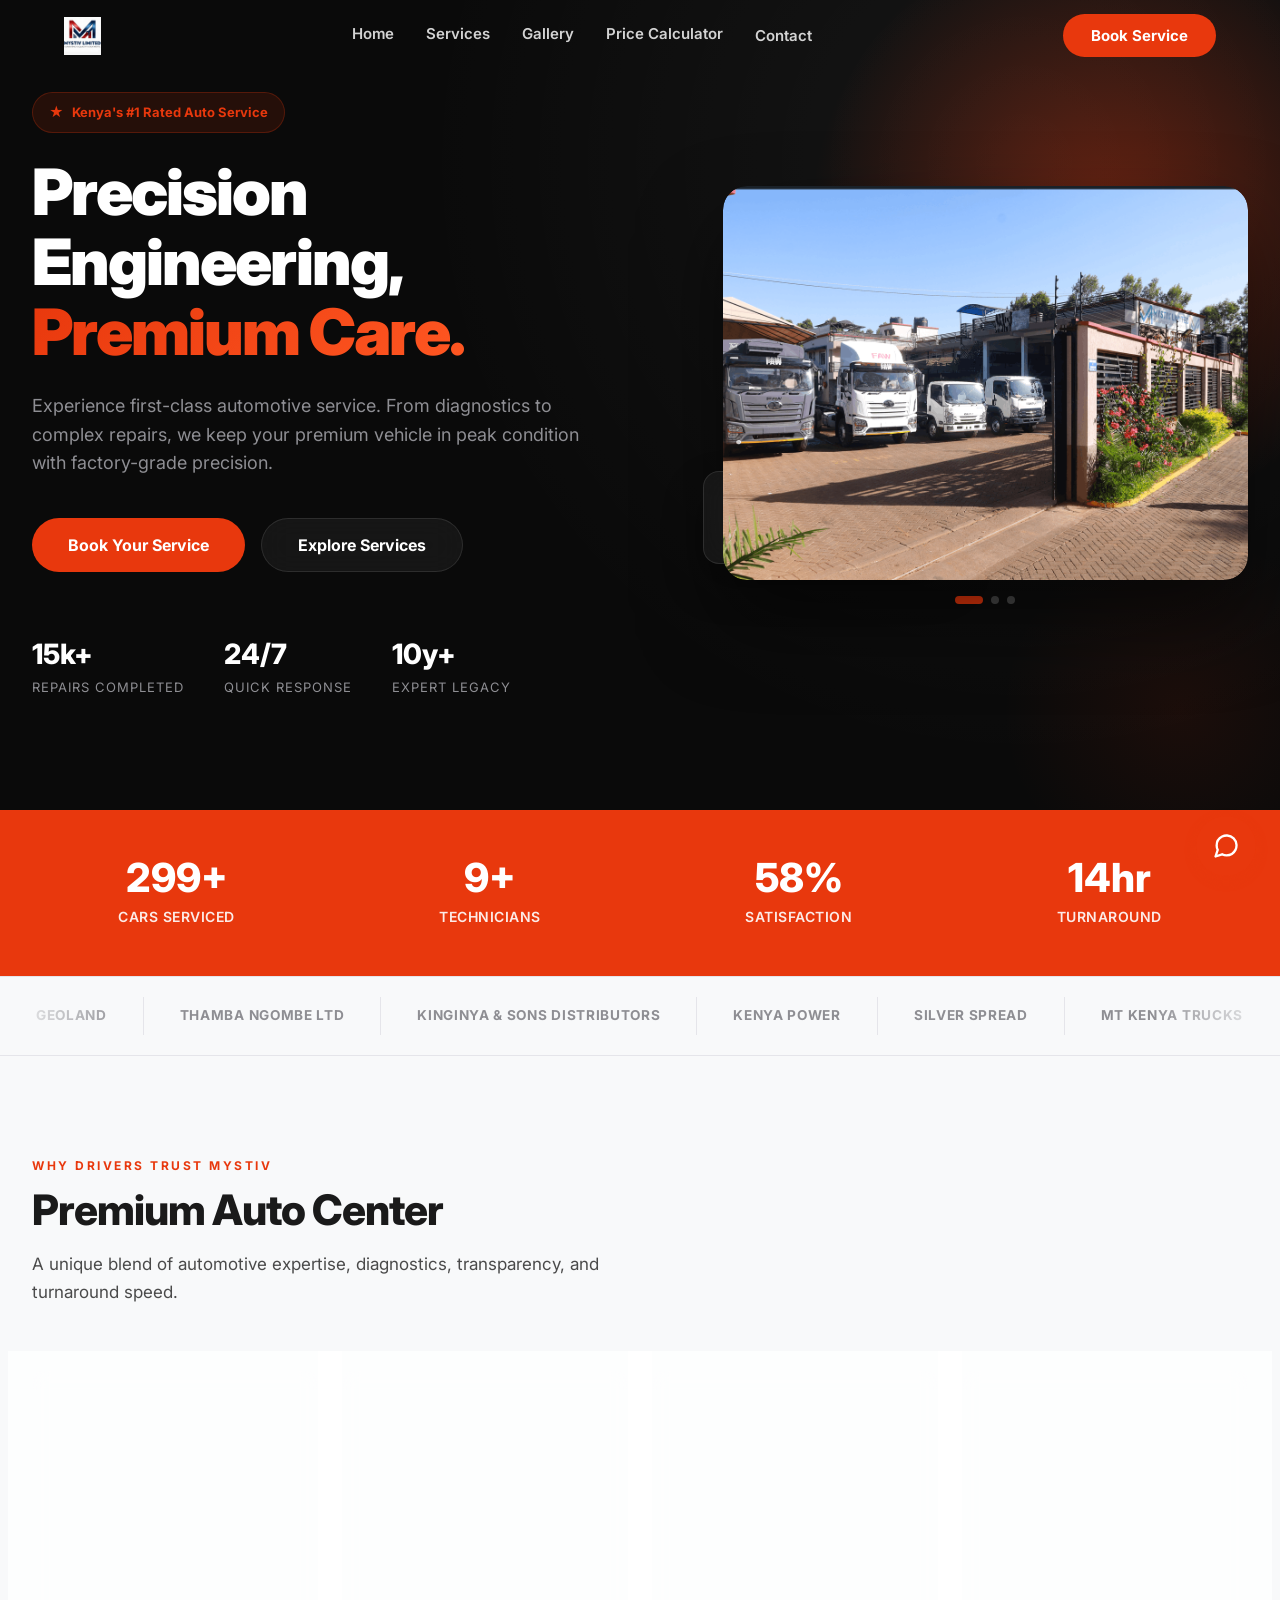
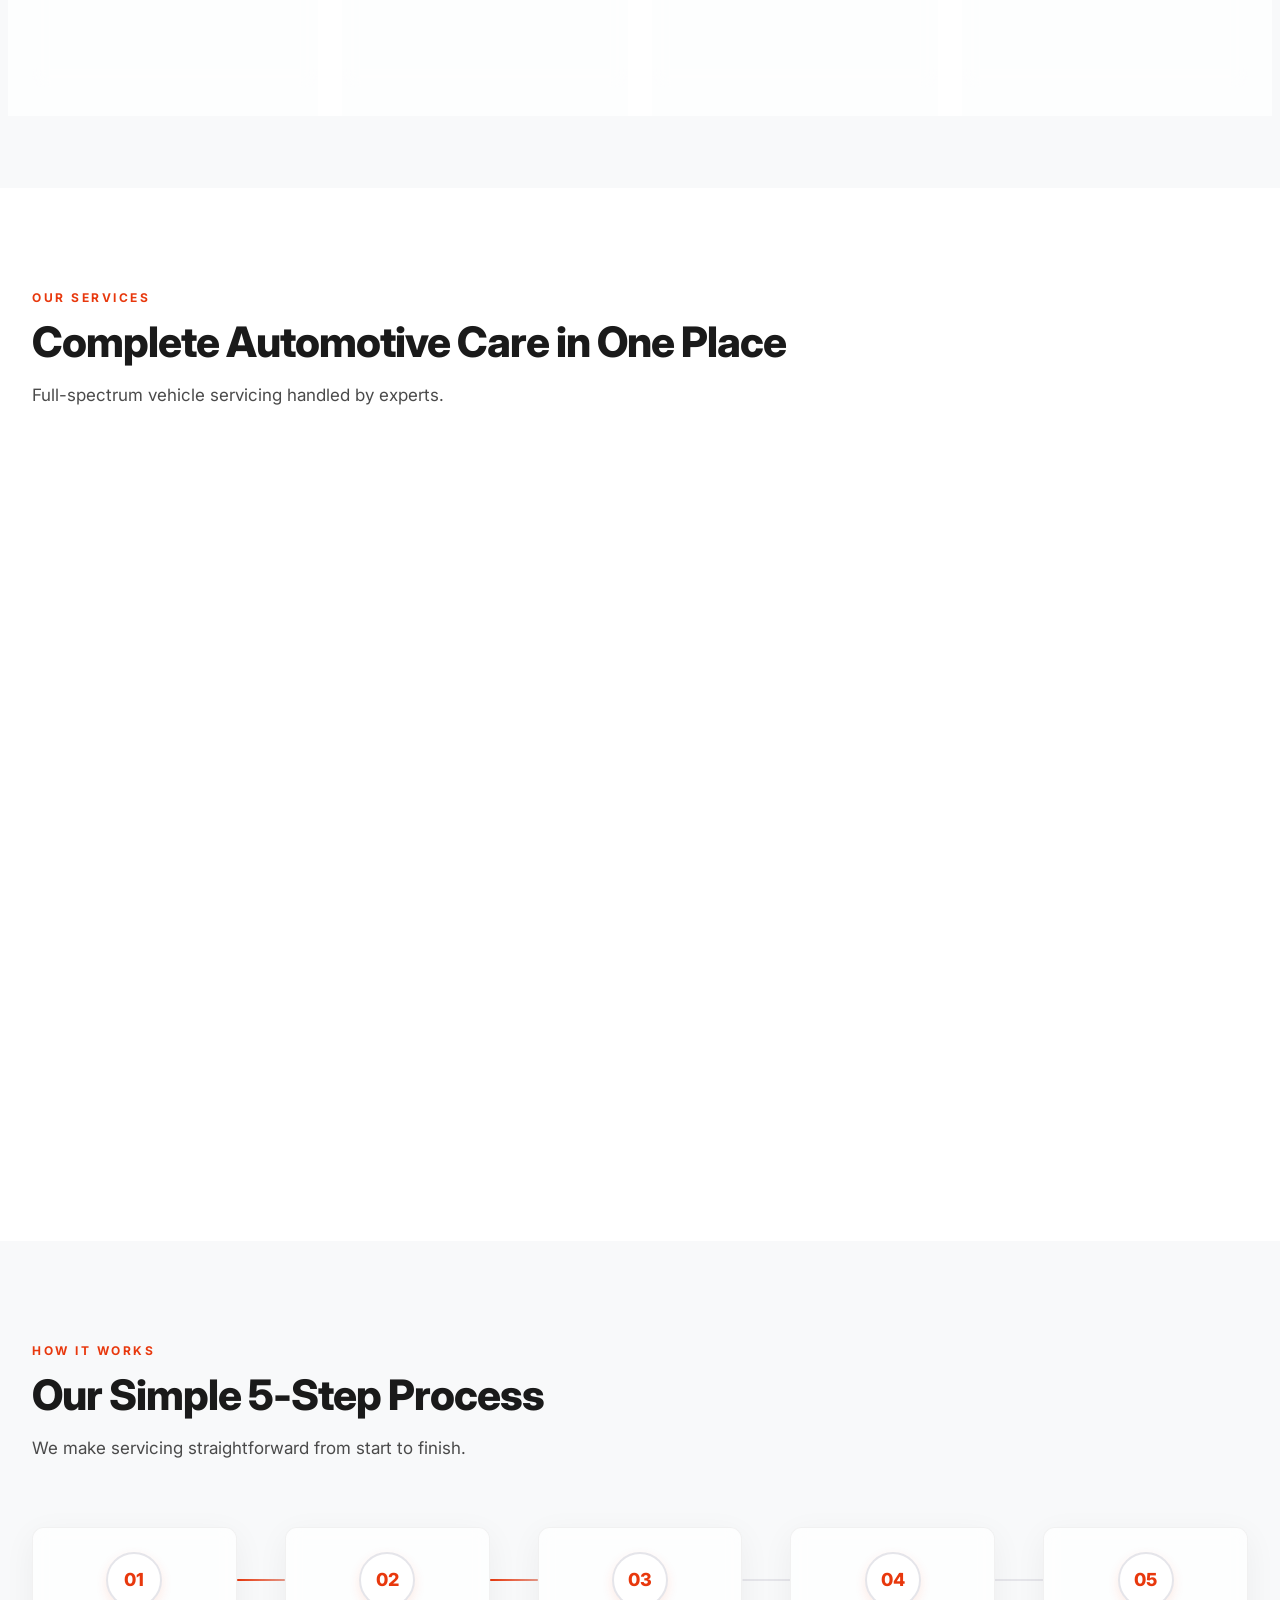
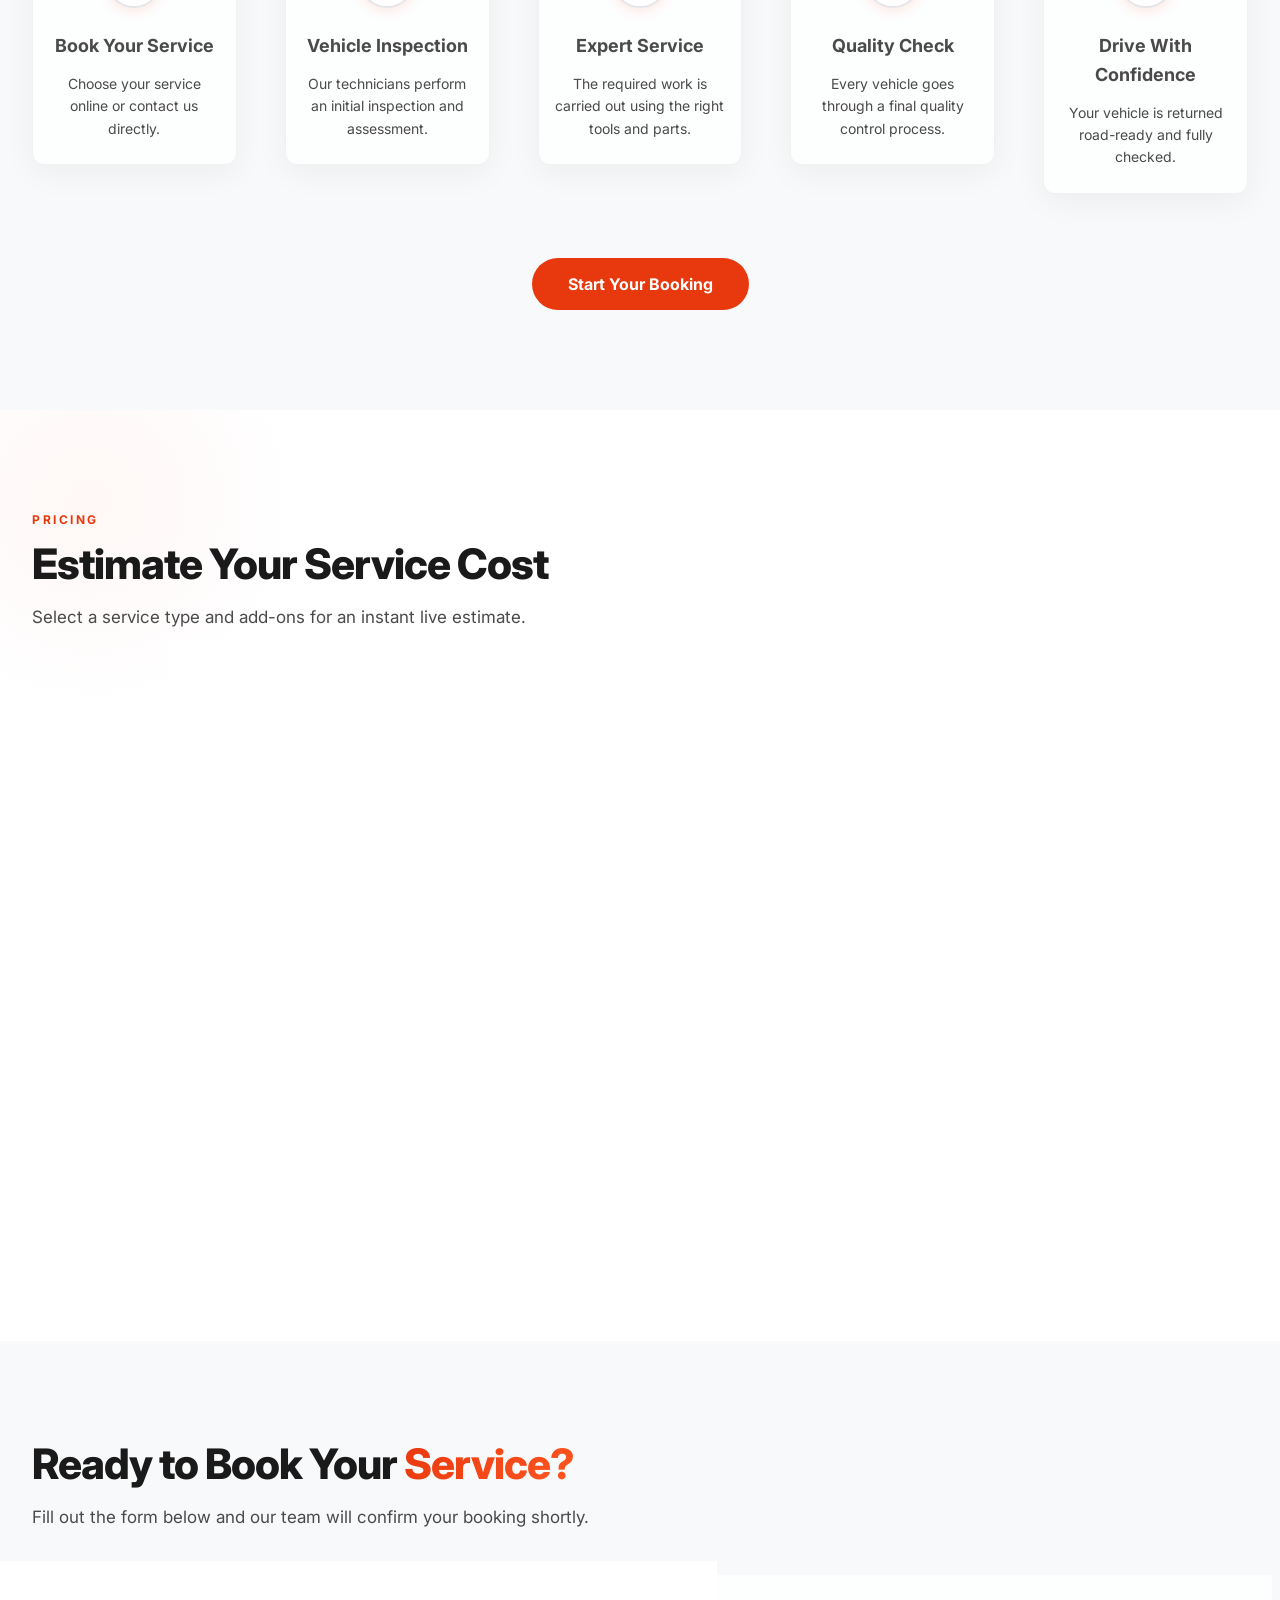
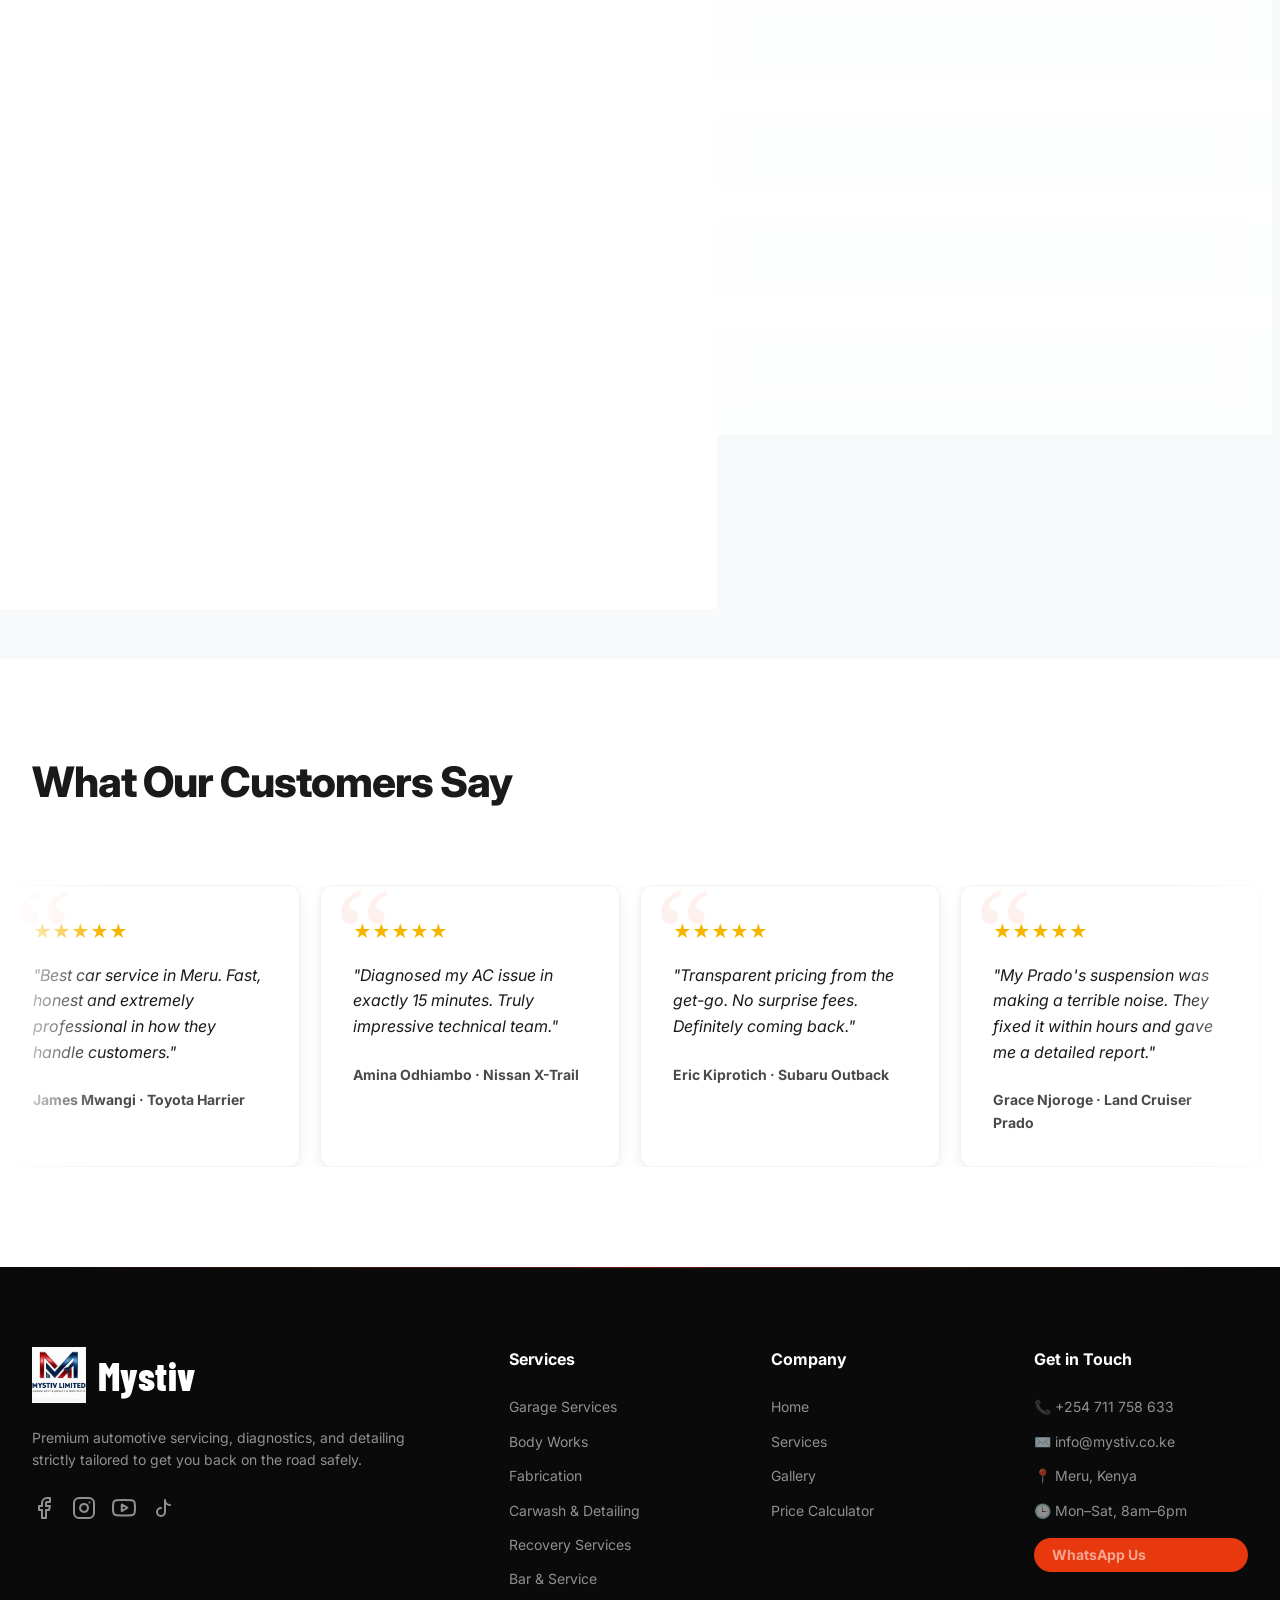
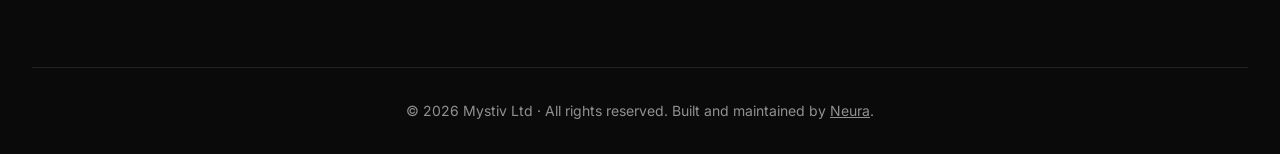
<file: index.html>
<!DOCTYPE html>
<html lang="en">
<head>
    <meta charset="UTF-8">
    <meta name="viewport" content="width=device-width, initial-scale=1.0">
    <title>Mystiv Auto Center – Kenya's #1 Auto Service</title>
    <meta name="description" content="Expert diagnostics, servicing, detailing & more. 500+ satisfied customers across Nairobi.">
    <link rel="preconnect" href="https://fonts.googleapis.com">
    <link rel="preconnect" href="https://fonts.gstatic.com" crossorigin>
    <link href="https://fonts.googleapis.com/css2?family=Barlow+Condensed:wght@800&family=Inter:wght@400;600;700;800&display=swap" rel="stylesheet">
    <link rel="stylesheet" href="style.css">
    <link rel="stylesheet" href="glassmorphism.css">
    <link rel="icon" href="images/logo.png" type="image/png">
    <script src="https://cdnjs.cloudflare.com/ajax/libs/gsap/3.12.5/gsap.min.js"></script>
</head>
<body>

    <!-- Navigation Bar -->
    <nav class="navbar">
        <div class="container nav-container">
            <a href="#" class="brand-logo">
                <img src="images/logo.png" alt="Mystiv logo">
            </a>
            <div class="nav-links">
                <a href="#">Home</a>
                <a href="services.html">Services</a>
                <a href="gallery.html">Gallery</a>
                <a href="#estimator">Price Calculator</a>
                <div class="nav-contact-wrap">
                    <a href="#" id="contactNavTrigger">Contact</a>
                    <div class="contact-popup" id="contactPopup">
                        <a href="tel:+254711758633" class="contact-popup-link">
                            <span class="contact-popup-icon">
                                <svg width="18" height="18" viewBox="0 0 24 24" fill="none" stroke="currentColor" stroke-width="2.5" stroke-linecap="round" stroke-linejoin="round"><path d="M22 16.92v3a2 2 0 0 1-2.18 2 19.79 19.79 0 0 1-8.63-3.07A19.5 19.5 0 0 1 4.69 12 19.79 19.79 0 0 1 1.65 3.4 2 2 0 0 1 3.62 1.22h3a2 2 0 0 1 2 1.72 12.84 12.84 0 0 0 .7 2.81 2 2 0 0 1-.45 2.11L8.09 8.91a16 16 0 0 0 6 6l.81-.81a2 2 0 0 1 2.11-.45 12.84 12.84 0 0 0 2.81.7A2 2 0 0 1 21.73 16.92z"></path></svg>
                            </span>
                            +254 711 758 633
                        </a>
                        <a href="mailto:info@mystiv.co.ke" class="contact-popup-link">
                            <span class="contact-popup-icon">
                                <svg width="18" height="18" viewBox="0 0 24 24" fill="none" stroke="currentColor" stroke-width="2.5" stroke-linecap="round" stroke-linejoin="round"><path d="M4 4h16c1.1 0 2 .9 2 2v12c0 1.1-.9 2-2 2H4c-1.1 0-2-.9-2-2V6c0-1.1.9-2 2-2z"></path><polyline points="22,6 12,13 2,6"></polyline></svg>
                            </span>
                            info@mystiv.co.ke
                        </a>
                    </div>
                </div>
            </div>
            <button class="btn btn-primary" data-booking-popup="" aria-label="Book Service">Book Service</button>
            <button class="mobile-menu-btn" aria-label="Toggle Menu">
                <svg width="24" height="24" viewBox="0 0 24 24" fill="none" stroke="currentColor" stroke-width="2" stroke-linecap="round" stroke-linejoin="round">
                    <line x1="3" y1="12" x2="21" y2="12"></line>
                    <line x1="3" y1="6" x2="21" y2="6"></line>
                    <line x1="3" y1="18" x2="21" y2="18"></line>
                </svg>
            </button>
        </div>
    </nav>

    <!-- Hero Section -->
    <section class="hero" id="home">
        <div class="hero-decorative-orb"></div>
        <div class="container hero-layout">
            <div class="hero-content">
                <div class="hero-text-wrap">
                    <!-- Slide 1 -->
                    <div class="hero-text-slide active">
                        <div class="hero-badge reveal">
                            <span class="badge-icon">★</span>
                            <span>Kenya's #1 Rated Auto Service</span>
                        </div>
                        <h1 class="hero-headline reveal">Precision Engineering,<br><span class="text-gradient">Premium Care.</span></h1>
                        <p class="hero-subtext reveal">Experience first-class automotive service. From diagnostics to complex repairs, we keep your premium vehicle in peak condition with factory-grade precision.</p>
                        <div class="hero-ctas reveal">
                            <button class="btn btn-primary btn-large" data-booking-popup="">Book Your Service</button>
                            <a href="#services" class="btn btn-glass btn-large">Explore Services</a>
                        </div>
                    </div>
                    <!-- Slide 2 -->
                    <div class="hero-text-slide">
                        <div class="hero-badge">
                            <span class="badge-icon">★</span>
                            <span>Kenya's #1 Rated Auto Service</span>
                        </div>
                        <h1 class="hero-headline">Where Precision Meets<br><span class="text-gradient">Performance.</span></h1>
                        <p class="hero-subtext">Premium automotive service built for vehicles that demand more — advanced diagnostics, expert repairs, and uncompromising care.</p>
                        <div class="hero-ctas">
                            <button class="btn btn-primary btn-large" data-booking-popup="">Book Your Service</button>
                            <a href="#services" class="btn btn-glass btn-large">Explore Services</a>
                        </div>
                    </div>
                    <!-- Slide 3 -->
                    <div class="hero-text-slide">
                        <div class="hero-badge">
                            <span class="badge-icon">★</span>
                            <span>Kenya's #1 Rated Auto Service</span>
                        </div>
                        <h1 class="hero-headline">Engineered for Excellence.<br><span class="text-gradient">Driven by Precision.</span></h1>
                        <p class="hero-subtext">Elite automotive care designed to keep your vehicle performing at its absolute best — diagnostics, repairs, and everything in between.</p>
                        <div class="hero-ctas">
                            <button class="btn btn-primary btn-large" data-booking-popup="">Book Your Service</button>
                            <a href="#services" class="btn btn-glass btn-large">Explore Services</a>
                        </div>
                    </div>
                </div>
                <div class="hero-highlights reveal">
                    <div class="highlight-item">
                        <span class="hl-count">15k+</span>
                        <span class="hl-text">Repairs Completed</span>
                    </div>
                    <div class="highlight-item">
                        <span class="hl-count">24/7</span>
                        <span class="hl-text">Quick Response</span>
                    </div>
                    <div class="highlight-item">
                        <span class="hl-count">10y+</span>
                        <span class="hl-text">Expert Legacy</span>
                    </div>
                </div>
            </div>
            <div class="hero-visual reveal">
                <div class="hero-carousel">
                    <div class="carousel-inner">
                        <div class="carousel-slide active">
                            <img src="images/hero%20imgs%20(1).png" alt="Mystiv Auto Center — Fleet Services" class="hero-img-main">
                        </div>
                        <div class="carousel-slide">
                            <img src="images/Hero%20img1.png" alt="Mystiv Auto Center — Car Wash" class="hero-img-main">
                        </div>
                        <div class="carousel-slide">
                            <img src="images/hero%20imgs%20(3).png" alt="Mystiv Auto Center — Facility" class="hero-img-main">
                        </div>
                    </div>
                    <div class="carousel-indicators">
                        <button class="c-dot active" data-slide="0" aria-label="Slide 1"></button>
                        <button class="c-dot" data-slide="1" aria-label="Slide 2"></button>
                        <button class="c-dot" data-slide="2" aria-label="Slide 3"></button>
                    </div>
                    <div class="floating-card glass">
                        <div class="card-icon">⚡</div>
                        <div class="card-info">
                            <strong>Smart Diagnostics</strong>
                            <span>Real-time analysis</span>
                        </div>
                    </div>
                </div>
            </div>
        </div>
    </section>

    <!-- Stats Bar -->
    <section class="stats-bar">
        <div class="container stats-container">
            <div class="stat-item"><div class="stat-value">500+</div><div class="stat-label">Cars Serviced</div></div>
            <div class="stat-item"><div class="stat-value">15+</div><div class="stat-label">Technicians</div></div>
            <div class="stat-item"><div class="stat-value">98%</div><div class="stat-label">Satisfaction</div></div>
            <div class="stat-item"><div class="stat-value">24hr</div><div class="stat-label">Turnaround</div></div>
        </div>
    </section>

    <!-- Partners Carousel -->
    <section class="partners-bar">
        <div class="partners-inner">
            <div class="partners-track">
                <span class="partner-item">Geoland</span>
                <span class="partner-item">Thamba Ngombe LTD</span>
                <span class="partner-item">Kinginya &amp; Sons Distributors</span>
                <span class="partner-item">Kenya Power</span>
                <span class="partner-item">Silver Spread</span>
                <span class="partner-item">MT Kenya Trucks</span>
                <span class="partner-item">Apex Trucks</span>
                <span class="partner-item">Geoland</span>
                <span class="partner-item">Thamba Ngombe LTD</span>
                <span class="partner-item">Kinginya &amp; Sons Distributors</span>
                <span class="partner-item">Kenya Power</span>
                <span class="partner-item">Silver Spread</span>
                <span class="partner-item">MT Kenya Trucks</span>
                <span class="partner-item">Apex Trucks</span>
            </div>
        </div>
    </section>

    <!-- Why Drivers Trust Mystiv -->
    <section class="trust section-padding bg-light">
        <div class="container">
            <div class="section-header">
                <p class="eyebrow">Why Drivers Trust Mystiv</p>
                <h2 class="section-title">Premium Auto Center</h2>
                <p class="section-subtitle">A unique blend of automotive expertise, diagnostics, transparency, and turnaround speed.</p>
            </div>
            <div class="trust-grid">
                <div class="trust-card">
                    <div class="trust-icon">✓</div>
                    <h3 class="trust-title">Experienced Technicians</h3>
                    <p class="trust-desc">Our team brings years of hands-on expertise across major vehicle makes and models.</p>
                </div>
                <div class="trust-card">
                    <div class="trust-icon">◎</div>
                    <h3 class="trust-title">Advanced Diagnostic Tools</h3>
                    <p class="trust-desc">We use modern scanning and testing tools to identify issues accurately and fast.</p>
                </div>
                <div class="trust-card">
                    <div class="trust-icon">★</div>
                    <h3 class="trust-title">Honest Recommendations</h3>
                    <p class="trust-desc">We only recommend what your vehicle actually needs — no unnecessary upsells.</p>
                </div>
                <div class="trust-card">
                    <div class="trust-icon">⚡</div>
                    <h3 class="trust-title">Fast Service Turnaround</h3>
                    <p class="trust-desc">We respect your time and aim to return your vehicle as quickly as possible.</p>
                </div>
            </div>
        </div>
    </section>

    <!-- Our Services -->
    <section class="services section-padding" id="services">
        <div class="container">
            <div class="section-header">
                <p class="eyebrow">Our Services</p>
                <h2 class="section-title">Complete Automotive Care in One Place</h2>
                <p class="section-subtitle">Full-spectrum vehicle servicing handled by experts.</p>
            </div>
            <div class="services-grid">
                <div class="service-card">
                    <div class="service-badge">Popular</div>
                    <div class="service-icon">🔧</div>
                    <h3 class="service-title">Garage Services</h3>
                    <p class="service-desc">Diagnostics, servicing, suspension, brakes, alignment, and general workshop repairs.</p>
                    <div class="service-ctas">
                        <button class="btn btn-primary btn-small" data-booking-popup="Garage Services">Book Now</button>
                        <a href="gallery.html" class="btn btn-outline btn-small">View in Gallery</a>
                    </div>
                </div>
                <div class="service-card">
                    <div class="service-icon">🚗</div>
                    <h3 class="service-title">Body Works</h3>
                    <p class="service-desc">Dent repair, panel beating, spray painting, polishing, and ceramic coating.</p>
                    <div class="service-ctas">
                        <button class="btn btn-primary btn-small" data-booking-popup="Body Works">Book Now</button>
                        <a href="gallery.html" class="btn btn-outline btn-small">View in Gallery</a>
                    </div>
                </div>
                <div class="service-card">
                    <div class="service-icon">⚒️</div>
                    <h3 class="service-title">Fabrication</h3>
                    <p class="service-desc">Welding, reinforcement, bull bars, and chassis modifications.</p>
                    <div class="service-ctas">
                        <button class="btn btn-primary btn-small" data-booking-popup="Fabrication">Book Now</button>
                        <a href="gallery.html" class="btn btn-outline btn-small">View in Gallery</a>
                    </div>
                </div>
                <div class="service-card">
                    <div class="service-icon">✨</div>
                    <h3 class="service-title">Carwash &amp; Detailing</h3>
                    <p class="service-desc">Exterior wash, interior cleaning, engine wash, and full detailing.</p>
                    <div class="service-ctas">
                        <button class="btn btn-primary btn-small" data-booking-popup="Carwash &amp; Detailing">Book Now</button>
                        <a href="gallery.html" class="btn btn-outline btn-small">View in Gallery</a>
                    </div>
                </div>
                <div class="service-card">
                    <div class="service-icon">🚨</div>
                    <h3 class="service-title">Recovery Services</h3>
                    <p class="service-desc">Support for broken-down, damaged, or non-operational vehicles requiring movement to Mystiv for service.</p>
                    <div class="service-ctas">
                        <button class="btn btn-primary btn-small" data-booking-popup="Recovery Services">Book Now</button>
                        <a href="gallery.html" class="btn btn-outline btn-small">View in Gallery</a>
                    </div>
                </div>
                <div class="service-card">
                    <div class="service-icon">☕</div>
                    <h3 class="service-title">Bar &amp; Service</h3>
                    <p class="service-desc">Refreshments, drinks, and customer waiting-area service during vehicle servicing.</p>
                    <div class="service-ctas">
                        <button class="btn btn-primary btn-small" data-booking-popup="Bar &amp; Service">Book Now</button>
                        <a href="gallery.html" class="btn btn-outline btn-small">View in Gallery</a>
                    </div>
                </div>
            </div>
        </div>
    </section>

    <!-- Our Process -->
    <section class="process section-padding bg-light">
        <div class="container">
            <div class="section-header">
                <p class="eyebrow">How It Works</p>
                <h2 class="section-title">Our Simple 5-Step Process</h2>
                <p class="section-subtitle">We make servicing straightforward from start to finish.</p>
            </div>
            <div class="process-steps">
                <div class="step-card">
                    <div class="step-circle">01</div>
                    <h4 class="step-title">Book Your Service</h4>
                    <p class="step-desc">Choose your service online or contact us directly.</p>
                </div>
                <div class="step-connector"></div>
                <div class="step-card">
                    <div class="step-circle">02</div>
                    <h4 class="step-title">Vehicle Inspection</h4>
                    <p class="step-desc">Our technicians perform an initial inspection and assessment.</p>
                </div>
                <div class="step-connector"></div>
                <div class="step-card">
                    <div class="step-circle">03</div>
                    <h4 class="step-title">Expert Service</h4>
                    <p class="step-desc">The required work is carried out using the right tools and parts.</p>
                </div>
                <div class="step-connector"></div>
                <div class="step-card">
                    <div class="step-circle">04</div>
                    <h4 class="step-title">Quality Check</h4>
                    <p class="step-desc">Every vehicle goes through a final quality control process.</p>
                </div>
                <div class="step-connector"></div>
                <div class="step-card">
                    <div class="step-circle">05</div>
                    <h4 class="step-title">Drive With Confidence</h4>
                    <p class="step-desc">Your vehicle is returned road-ready and fully checked.</p>
                </div>
            </div>
            <div class="process-cta">
                <button class="btn btn-primary btn-large" data-booking-popup="">Start Your Booking</button>
            </div>
        </div>
    </section>

    <!-- Service Pricing Estimator -->
    <section class="estimator section-padding" id="estimator">
        <div class="container">
            <div class="section-header">
                <p class="eyebrow">Pricing</p>
                <h2 class="section-title">Estimate Your Service Cost</h2>
                <p class="section-subtitle">Select a service type and add-ons for an instant live estimate.</p>
            </div>
            <div class="estimator-panel">

                <div class="est-group est-group--sm">
                    <h3 class="est-group-title est-group-title--sm">1. Select Service Type</h3>
                    <div class="est-options">
                        <label class="est-option"><input type="radio" name="service" value="garage" checked><span class="est-btn est-btn--sm">Garage Services</span></label>
                        <label class="est-option"><input type="radio" name="service" value="bodyworks"><span class="est-btn est-btn--sm">Body Works</span></label>
                        <label class="est-option"><input type="radio" name="service" value="fabrication"><span class="est-btn est-btn--sm">Fabrication</span></label>
                        <label class="est-option"><input type="radio" name="service" value="carwash"><span class="est-btn est-btn--sm">Carwash &amp; Detailing</span></label>
                        <label class="est-option"><input type="radio" name="service" value="recovery"><span class="est-btn est-btn--sm">Recovery Services</span></label>
                        <label class="est-option"><input type="radio" name="service" value="bar"><span class="est-btn est-btn--sm">Bar &amp; Service</span></label>
                    </div>
                </div>

                <div class="est-group est-group--sm">
                    <h3 class="est-group-title est-group-title--sm">2. Select Add-Ons</h3>
                    <div id="est-addons-wrap" class="est-checkboxes est-checkboxes--sm"></div>
                </div>

                <div class="est-live-result">
                    <div class="est-live-left">
                        <div class="est-live-label">Estimated Total</div>
                        <div class="est-live-value" id="estLiveValue">KES 0</div>
                        <div class="est-live-note">Final price confirmed on inspection.</div>
                    </div>
                    <button class="btn btn-primary est-book-btn" data-booking-popup="">Book This Service</button>
                </div>

            </div>
        </div>
    </section>

    <!-- Booking & Contact Section -->
    <section class="booking-contact section-padding bg-light" id="booking">
        <div class="container">
            <div class="section-header">
                <h2 class="section-title">Ready to Book Your <span class="text-gradient">Service?</span></h2>
                <p class="section-subtitle">Fill out the form below and our team will confirm your booking shortly.</p>
            </div>
            <div class="booking-grid">
                <!-- Left: Booking Form -->
                <div class="booking-form-wrapper glass">
                    <form class="booking-form" id="bookingForm">
                        <div class="form-grid">
                            <div class="form-group">
                                <label for="bookName">Full Name</label>
                                <input type="text" id="bookName" class="form-control" placeholder="John Doe" required>
                            </div>
                            <div class="form-group">
                                <label for="bookPhone">Phone Number</label>
                                <input type="tel" id="bookPhone" class="form-control" placeholder="+254 700 000 000" required>
                            </div>
                        </div>
                        <div class="form-grid">
                            <div class="form-group">
                                <label for="bookEmail">Email Address</label>
                                <input type="email" id="bookEmail" class="form-control" placeholder="you@example.com">
                            </div>
                            <div class="form-group">
                                <label for="bookVehicle">Vehicle Make &amp; Model</label>
                                <input type="text" id="bookVehicle" class="form-control" placeholder="Toyota Harrier 2020" required>
                            </div>
                        </div>
                        <!-- Primary Service -->
                        <div class="form-group">
                            <label for="bookServicePrimary">Primary Service</label>
                            <select id="bookServicePrimary" class="form-control">
                                <option value="">— Select a service —</option>
                                <option value="Garage">Garage</option>
                                <option value="Body Work">Body Work</option>
                                <option value="Fabrication">Fabrication</option>
                                <option value="Car Wash">Car Wash</option>
                                <option value="Recovery">Recovery</option>
                                <option value="Bar">Bar</option>
                            </select>
                        </div>
                        <!-- Specific Service checkboxes -->
                        <div id="specificServiceWrap" style="display:none;">
                            <div class="form-group">
                                <label>Specific Service(s)</label>
                                <div class="specific-svc-list" id="specificServiceList"></div>
                                <button type="button" class="svc-confirm-btn" id="confirmServiceBtn">Confirm Selection ✓</button>
                                <div class="svc-confirmed-label" id="confirmedServiceLabel"></div>
                            </div>
                        </div>
                        <div class="form-grid">
                            <div class="form-group">
                                <label for="bookDate">Preferred Date</label>
                                <input type="date" id="bookDate" class="form-control" required>
                            </div>
                            <div class="form-group">
                                <label for="bookTime">Preferred Time</label>
                                <input type="time" id="bookTime" class="form-control">
                            </div>
                        </div>
                        <div class="form-group">
                            <label for="bookNotes">Additional Notes</label>
                            <textarea id="bookNotes" class="form-control" rows="3" placeholder="Any details about your vehicle or specific concerns…"></textarea>
                        </div>
                        <button type="submit" class="btn btn-primary btn-block">Confirm Booking Appointment</button>
                    </form>
                    <div id="formSuccess" class="success-message" style="display:none;"><p>✓ Booking request sent! We'll contact you shortly.</p></div>
                    <div id="formError" class="error-message" style="display:none;"><p>✗ Submission failed. Please call us on +254 711 758 633 or try again.</p></div>
                </div>

                <!-- Right: Contact Cards -->
                <div class="contact-cards">
                    <a href="https://maps.app.goo.gl/SuhrpVXVgZycWoa87" target="_blank" rel="noopener" class="contact-card info-card reveal">
                        <div class="contact-icon">📍</div>
                        <div class="contact-info"><h4>Visit Our Workshop</h4><p>Meru, Kenya — View on Maps →</p></div>
                    </a>
                    <a href="tel:+254711758633" class="contact-card info-card reveal">
                        <div class="contact-icon">📞</div>
                        <div class="contact-info"><h4>Call Us Now</h4><p>+254 711 758 633</p></div>
                    </a>
                    <a href="mailto:info@mystiv.co.ke" class="contact-card info-card reveal">
                        <div class="contact-icon">✉️</div>
                        <div class="contact-info"><h4>Email Us</h4><p>info@mystiv.co.ke</p></div>
                    </a>
                    <div class="contact-card info-card reveal">
                        <div class="contact-icon">🕒</div>
                        <div class="contact-info"><h4>Working Hours</h4><p>Mon–Sat, 8am–6pm</p></div>
                    </div>
                </div>
            </div>
        </div>
    </section>

    <!-- Testimonials -->
    <section class="testimonials section-padding">
        <div class="container">
            <div class="section-header">
                <h2 class="section-title">What Our Customers Say</h2>
            </div>
        </div>
        <div class="testimonials-stream-wrap">
            <div class="testimonials-stream-track">
                <!-- Set 1 -->
                <div class="testimonial-card">
                    <div class="testimonial-stars">★★★★★</div>
                    <p class="testimonial-quote">"Best car service in Meru. Fast, honest and extremely professional in how they handle customers."</p>
                    <div class="testimonial-author">James Mwangi · Toyota Harrier</div>
                </div>
                <div class="testimonial-card">
                    <div class="testimonial-stars">★★★★★</div>
                    <p class="testimonial-quote">"Diagnosed my AC issue in exactly 15 minutes. Truly impressive technical team."</p>
                    <div class="testimonial-author">Amina Odhiambo · Nissan X-Trail</div>
                </div>
                <div class="testimonial-card">
                    <div class="testimonial-stars">★★★★★</div>
                    <p class="testimonial-quote">"Transparent pricing from the get-go. No surprise fees. Definitely coming back."</p>
                    <div class="testimonial-author">Eric Kiprotich · Subaru Outback</div>
                </div>
                <div class="testimonial-card">
                    <div class="testimonial-stars">★★★★★</div>
                    <p class="testimonial-quote">"My Prado's suspension was making a terrible noise. They fixed it within hours and gave me a detailed report."</p>
                    <div class="testimonial-author">Grace Njoroge · Land Cruiser Prado</div>
                </div>
                <div class="testimonial-card">
                    <div class="testimonial-stars">★★★★★</div>
                    <p class="testimonial-quote">"The body works team restored my car after a bad accident. Looks brand new. Incredible craftsmanship."</p>
                    <div class="testimonial-author">David Kamau · Honda CRV</div>
                </div>
                <div class="testimonial-card">
                    <div class="testimonial-stars">★★★★★</div>
                    <p class="testimonial-quote">"I've been bringing my fleet here for 2 years. Competitive pricing, always on time. Highly reliable."</p>
                    <div class="testimonial-author">Collins Maina · Fleet Manager, Geoland</div>
                </div>
                <div class="testimonial-card">
                    <div class="testimonial-stars">★★★★★</div>
                    <p class="testimonial-quote">"The ceramic coating they did on my car is stunning. Even water just beads off perfectly."</p>
                    <div class="testimonial-author">Sharon Wanjiru · BMW X5</div>
                </div>
                <div class="testimonial-card">
                    <div class="testimonial-stars">★★★★★</div>
                    <p class="testimonial-quote">"Booked recovery for my truck online, they arrived in under 40 minutes. Very responsive team."</p>
                    <div class="testimonial-author">Peter Muriithi · Mitsubishi Canter</div>
                </div>
                <div class="testimonial-card">
                    <div class="testimonial-stars">★★★★★</div>
                    <p class="testimonial-quote">"The waiting lounge is comfortable, staff are friendly and kept me updated throughout. 10/10."</p>
                    <div class="testimonial-author">Lucy Wambui · Mazda CX-5</div>
                </div>
                <div class="testimonial-card">
                    <div class="testimonial-stars">★★★★★</div>
                    <p class="testimonial-quote">"Honest mechanics are rare. These guys told me what my car needed and only charged for what they did. Respect."</p>
                    <div class="testimonial-author">Tom Gitonga · Volkswagen Tiguan</div>
                </div>
                <!-- Set 2 (duplicate for seamless loop) -->
                <div class="testimonial-card" aria-hidden="true">
                    <div class="testimonial-stars">★★★★★</div>
                    <p class="testimonial-quote">"Best car service in Meru. Fast, honest and extremely professional in how they handle customers."</p>
                    <div class="testimonial-author">James Mwangi · Toyota Harrier</div>
                </div>
                <div class="testimonial-card" aria-hidden="true">
                    <div class="testimonial-stars">★★★★★</div>
                    <p class="testimonial-quote">"Diagnosed my AC issue in exactly 15 minutes. Truly impressive technical team."</p>
                    <div class="testimonial-author">Amina Odhiambo · Nissan X-Trail</div>
                </div>
                <div class="testimonial-card" aria-hidden="true">
                    <div class="testimonial-stars">★★★★★</div>
                    <p class="testimonial-quote">"Transparent pricing from the get-go. No surprise fees. Definitely coming back."</p>
                    <div class="testimonial-author">Eric Kiprotich · Subaru Outback</div>
                </div>
                <div class="testimonial-card" aria-hidden="true">
                    <div class="testimonial-stars">★★★★★</div>
                    <p class="testimonial-quote">"My Prado's suspension was making a terrible noise. They fixed it within hours and gave me a detailed report."</p>
                    <div class="testimonial-author">Grace Njoroge · Land Cruiser Prado</div>
                </div>
                <div class="testimonial-card" aria-hidden="true">
                    <div class="testimonial-stars">★★★★★</div>
                    <p class="testimonial-quote">"The body works team restored my car after a bad accident. Looks brand new. Incredible craftsmanship."</p>
                    <div class="testimonial-author">David Kamau · Honda CRV</div>
                </div>
                <div class="testimonial-card" aria-hidden="true">
                    <div class="testimonial-stars">★★★★★</div>
                    <p class="testimonial-quote">"I've been bringing my fleet here for 2 years. Competitive pricing, always on time. Highly reliable."</p>
                    <div class="testimonial-author">Collins Maina · Fleet Manager, Geoland</div>
                </div>
                <div class="testimonial-card" aria-hidden="true">
                    <div class="testimonial-stars">★★★★★</div>
                    <p class="testimonial-quote">"The ceramic coating they did on my car is stunning. Even water just beads off perfectly."</p>
                    <div class="testimonial-author">Sharon Wanjiru · BMW X5</div>
                </div>
                <div class="testimonial-card" aria-hidden="true">
                    <div class="testimonial-stars">★★★★★</div>
                    <p class="testimonial-quote">"Booked recovery for my truck online, they arrived in under 40 minutes. Very responsive team."</p>
                    <div class="testimonial-author">Peter Muriithi · Mitsubishi Canter</div>
                </div>
                <div class="testimonial-card" aria-hidden="true">
                    <div class="testimonial-stars">★★★★★</div>
                    <p class="testimonial-quote">"The waiting lounge is comfortable, staff are friendly and kept me updated throughout. 10/10."</p>
                    <div class="testimonial-author">Lucy Wambui · Mazda CX-5</div>
                </div>
                <div class="testimonial-card" aria-hidden="true">
                    <div class="testimonial-stars">★★★★★</div>
                    <p class="testimonial-quote">"Honest mechanics are rare. These guys told me what my car needed and only charged for what they did. Respect."</p>
                    <div class="testimonial-author">Tom Gitonga · Volkswagen Tiguan</div>
                </div>
            </div>
        </div>
    </section>

    <!-- Footer -->
    <footer class="footer" id="contact">
        <div class="container">
            <div class="footer-grid">
                <div class="footer-col">
                    <div class="footer-logo">
                        <img src="images/logo.png" alt="Mystiv logo">
                        <span>Mystiv</span>
                    </div>
                    <p class="footer-desc">Premium automotive servicing, diagnostics, and detailing strictly tailored to get you back on the road safely.</p>
                    <div class="footer-socials" style="display:flex;gap:16px;margin-top:24px;">
                        <a href="#" aria-label="Facebook"><svg xmlns="http://www.w3.org/2000/svg" width="24" height="24" viewBox="0 0 24 24" fill="none" stroke="currentColor" stroke-width="2" stroke-linecap="round" stroke-linejoin="round"><path d="M18 2h-3a5 5 0 0 0-5 5v3H7v4h3v8h4v-8h3l1-4h-4V7a1 1 0 0 1 1-1h3z"></path></svg></a>
                        <a href="#" aria-label="Instagram"><svg xmlns="http://www.w3.org/2000/svg" width="24" height="24" viewBox="0 0 24 24" fill="none" stroke="currentColor" stroke-width="2" stroke-linecap="round" stroke-linejoin="round"><rect x="2" y="2" width="20" height="20" rx="5" ry="5"></rect><path d="M16 11.37A4 4 0 1 1 12.63 8 4 4 0 0 1 16 11.37z"></path><line x1="17.5" y1="6.5" x2="17.51" y2="6.5"></line></svg></a>
                        <a href="#" aria-label="YouTube"><svg xmlns="http://www.w3.org/2000/svg" width="24" height="24" viewBox="0 0 24 24" fill="none" stroke="currentColor" stroke-width="2" stroke-linecap="round" stroke-linejoin="round"><path d="M22.54 6.42a2.78 2.78 0 0 0-1.94-2C18.88 4 12 4 12 4s-6.88 0-8.6.46a2.78 2.78 0 0 0-1.94 2A29 29 0 0 0 1 11.75a29 29 0 0 0 .46 5.33A2.78 2.78 0 0 0 3.4 19c1.72.46 8.6.46 8.6.46s6.88 0 8.6-.46a2.78 2.78 0 0 0 1.94-2 29 29 0 0 0 .46-5.25 29 29 0 0 0-.46-5.33z"></path><polygon points="9.75 15.02 15.5 11.75 9.75 8.48 9.75 15.02"></polygon></svg></a>
                        <a href="#" aria-label="TikTok"><svg xmlns="http://www.w3.org/2000/svg" width="24" height="24" viewBox="0 0 24 24" fill="none" stroke="currentColor" stroke-width="2" stroke-linecap="round" stroke-linejoin="round"><path d="M9 12a4 4 0 1 0 4 4V4a5 5 0 0 0 5 5"></path></svg></a>
                    </div>
                </div>
                <div class="footer-col">
                    <h4>Services</h4>
                    <a href="services.html">Garage Services</a>
                    <a href="services.html">Body Works</a>
                    <a href="services.html">Fabrication</a>
                    <a href="services.html">Carwash &amp; Detailing</a>
                    <a href="services.html">Recovery Services</a>
                    <a href="services.html">Bar &amp; Service</a>
                </div>
                <div class="footer-col">
                    <h4>Company</h4>
                    <a href="#">Home</a>
                    <a href="services.html">Services</a>
                    <a href="gallery.html">Gallery</a>
                    <a href="#estimator">Price Calculator</a>
                </div>
                <div class="footer-col">
                    <h4>Get in Touch</h4>
                    <a href="tel:+254711758633">📞 +254 711 758 633</a>
                    <a href="mailto:info@mystiv.co.ke">✉️ info@mystiv.co.ke</a>
                    <a href="https://maps.app.goo.gl/SuhrpVXVgZycWoa87" target="_blank" rel="noopener">📍 Meru, Kenya</a>
                    <p>🕒 Mon–Sat, 8am–6pm</p>
                    <a href="https://wa.me/254711758633" target="_blank" rel="noopener" class="btn btn-primary btn-small" style="margin-top:12px;">WhatsApp Us</a>
                </div>
            </div>
            <div class="footer-bottom">
                <div class="footer-copy">© 2026 Mystiv Ltd · All rights reserved. Built and maintained by <a href="https://neuraflow.cloud/" target="_blank" rel="noopener noreferrer" style="color:inherit;text-decoration:underline;">Neura</a>.</div>
            </div>
        </div>
    </footer>

    <!-- Floating Chat Button -->
    <button class="floating-chat-btn" id="chatToggle" aria-label="Open Chat">
        <svg xmlns="http://www.w3.org/2000/svg" viewBox="0 0 24 24" fill="none" stroke="currentColor" stroke-width="2" stroke-linecap="round" stroke-linejoin="round"><path d="M21 11.5a8.38 8.38 0 0 1-.9 3.8 8.5 8.5 0 0 1-7.6 4.7 8.38 8.38 0 0 1-3.8-.9L3 21l1.9-5.7a8.38 8.38 0 0 1-.9-3.8 8.5 8.5 0 0 1 4.7-7.6 8.38 8.38 0 0 1 3.8-.9h.5a8.48 8.48 0 0 1 8 8v.5z"></path></svg>
    </button>
    <div class="chat-interface" id="chatInterface">
        <div class="chat-header">
            <div><h4 style="margin:0;color:white;font-size:16px;">Mystiv Support</h4><p style="margin:0;font-size:12px;opacity:0.8;">We typically reply in a few minutes</p></div>
            <button class="close-chat" id="closeChat">&times;</button>
        </div>
        <div class="chat-body" id="chatBody">
            <div class="chat-message bot-message"><p style="margin:0;">Hi there! 👋 How can we help you today?</p></div>
        </div>
        <div class="chat-input-area">
            <input type="text" placeholder="Type a message..." id="chatInput">
            <button class="send-message" id="sendMessage" aria-label="Send"><svg xmlns="http://www.w3.org/2000/svg" width="20" height="20" viewBox="0 0 24 24" fill="none" stroke="currentColor" stroke-width="2" stroke-linecap="round" stroke-linejoin="round"><line x1="22" y1="2" x2="11" y2="13"></line><polygon points="22 2 15 22 11 13 2 9 22 2"></polygon></svg></button>
        </div>
    </div>

    <!-- Booking Popup Modal -->
    <div class="modal-overlay" id="bookingModal">
        <div class="modal-glass">
            <button class="modal-close" id="modalClose" aria-label="Close">&times;</button>
            <h3 class="modal-title">Book Your Service</h3>
            <p class="modal-subtitle">We'll confirm your appointment within minutes.</p>
            <form class="modal-form" id="popupBookingForm">
                <div class="form-grid">
                    <div class="form-group">
                        <label for="popupName">Full Name *</label>
                        <input type="text" id="popupName" class="form-control" placeholder="John Doe" required>
                    </div>
                    <div class="form-group">
                        <label for="popupPhone">Phone Number *</label>
                        <input type="tel" id="popupPhone" class="form-control" placeholder="+254 700 000 000" required>
                    </div>
                </div>
                <div class="form-group">
                    <label for="popupVehicle">Vehicle Make &amp; Model *</label>
                    <input type="text" id="popupVehicle" class="form-control" placeholder="Toyota Harrier 2020" required>
                </div>
                <div class="form-group">
                    <label>Primary Service *</label>
                    <div class="popup-primary-pills">
                        <button type="button" class="popup-primary-pill" data-val="Garage">🔧 Garage</button>
                        <button type="button" class="popup-primary-pill" data-val="Body Work">🚗 Body Works</button>
                        <button type="button" class="popup-primary-pill" data-val="Fabrication">⚒️ Fabrication</button>
                        <button type="button" class="popup-primary-pill" data-val="Car Wash">✨ Carwash</button>
                        <button type="button" class="popup-primary-pill" data-val="Recovery">🚨 Recovery</button>
                        <button type="button" class="popup-primary-pill" data-val="Bar">☕ Bar</button>
                    </div>
                </div>
                <div class="popup-specific-wrap" id="popupSpecificWrap">
                    <div class="form-group">
                        <label>Specific Service(s)</label>
                        <div class="popup-service-list" id="popupServiceList"></div>
                        <button type="button" class="popup-confirm-sel-btn" id="popupConfirmBtn">Confirm Selection ✓</button>
                        <div class="popup-service-summary" id="popupSummary"></div>
                    </div>
                </div>
                <div class="form-grid">
                    <div class="form-group">
                        <label for="popupDate">Preferred Date *</label>
                        <input type="date" id="popupDate" class="form-control" required>
                    </div>
                    <div class="form-group">
                        <label for="popupTime">Preferred Time</label>
                        <input type="time" id="popupTime" class="form-control">
                    </div>
                </div>
                <button type="submit" class="btn btn-primary btn-block" style="margin-top:8px;">Confirm Booking →</button>
                <div id="popupFormMsg" style="display:none;margin-top:12px;"></div>
            </form>
        </div>
    </div>

    <script src="script.js"></script>
    <script src="glassmorphism.js"></script>
</body>
</html>
</file>
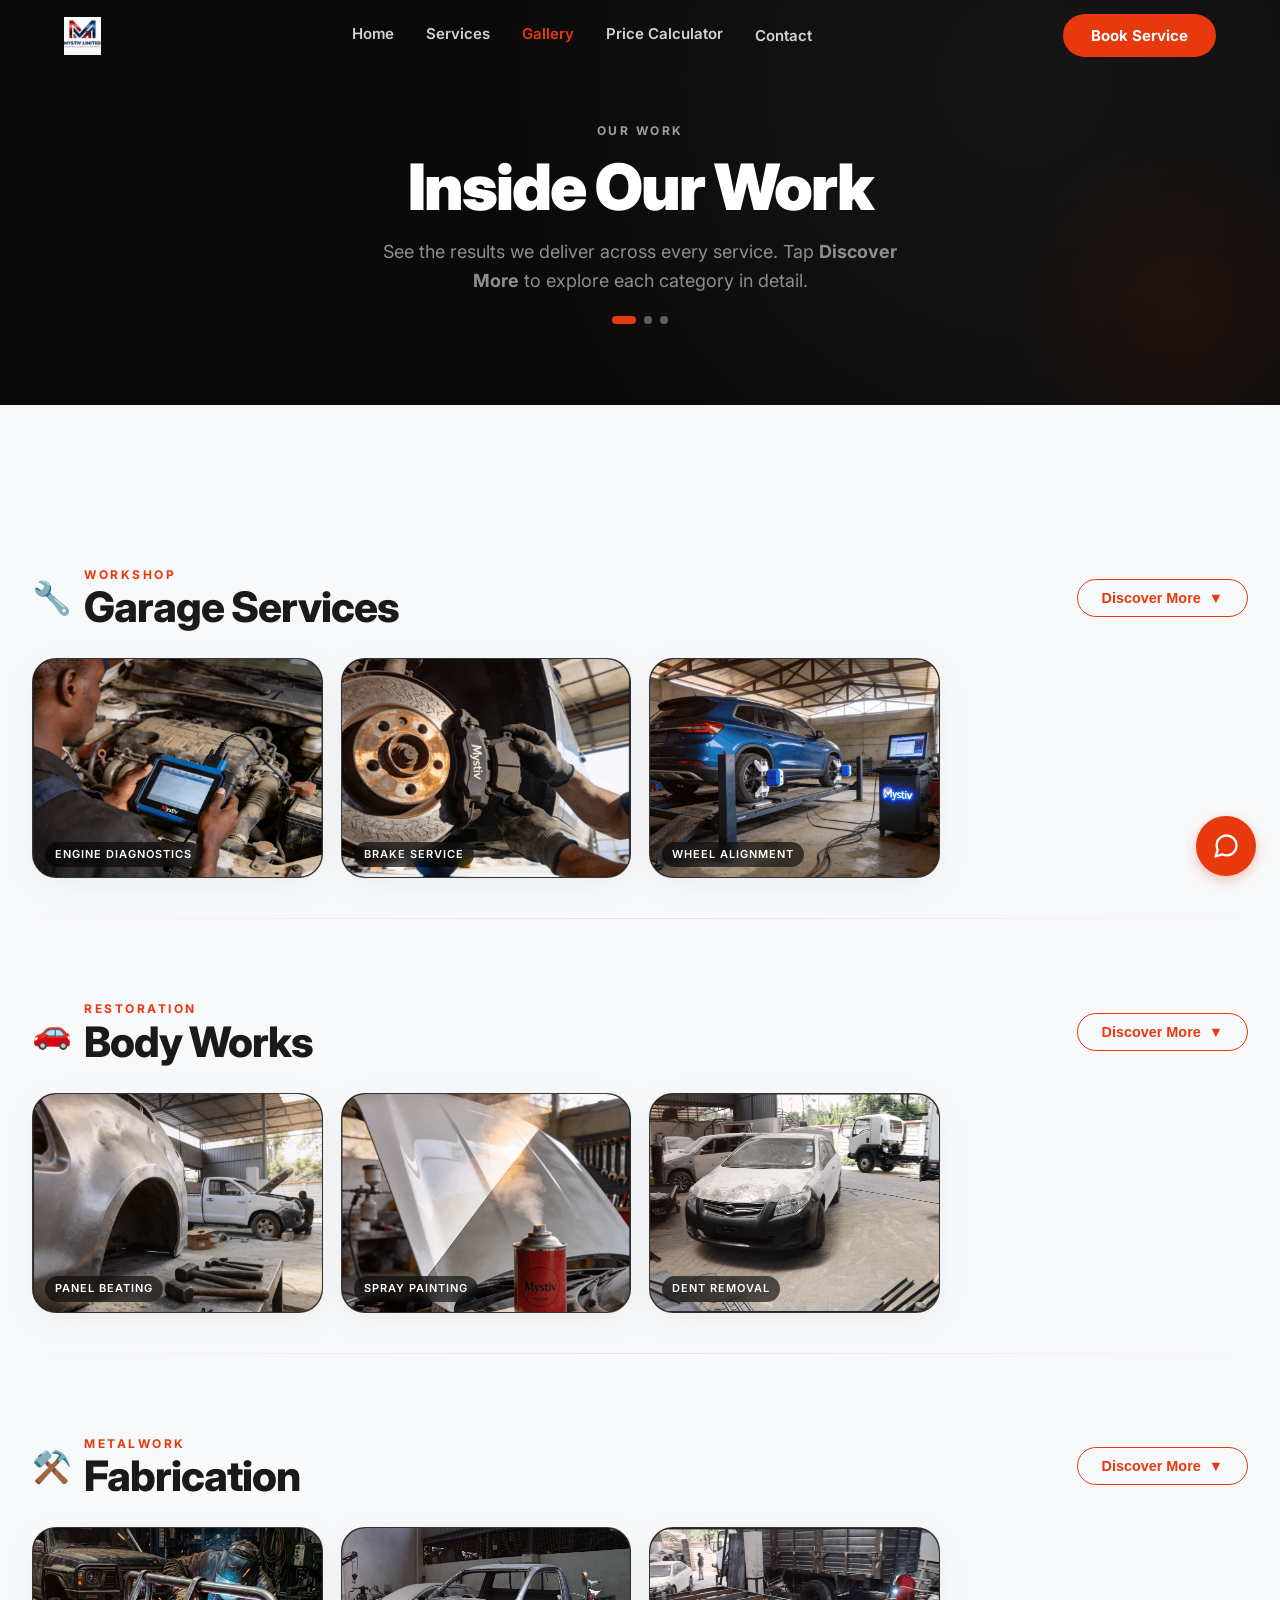
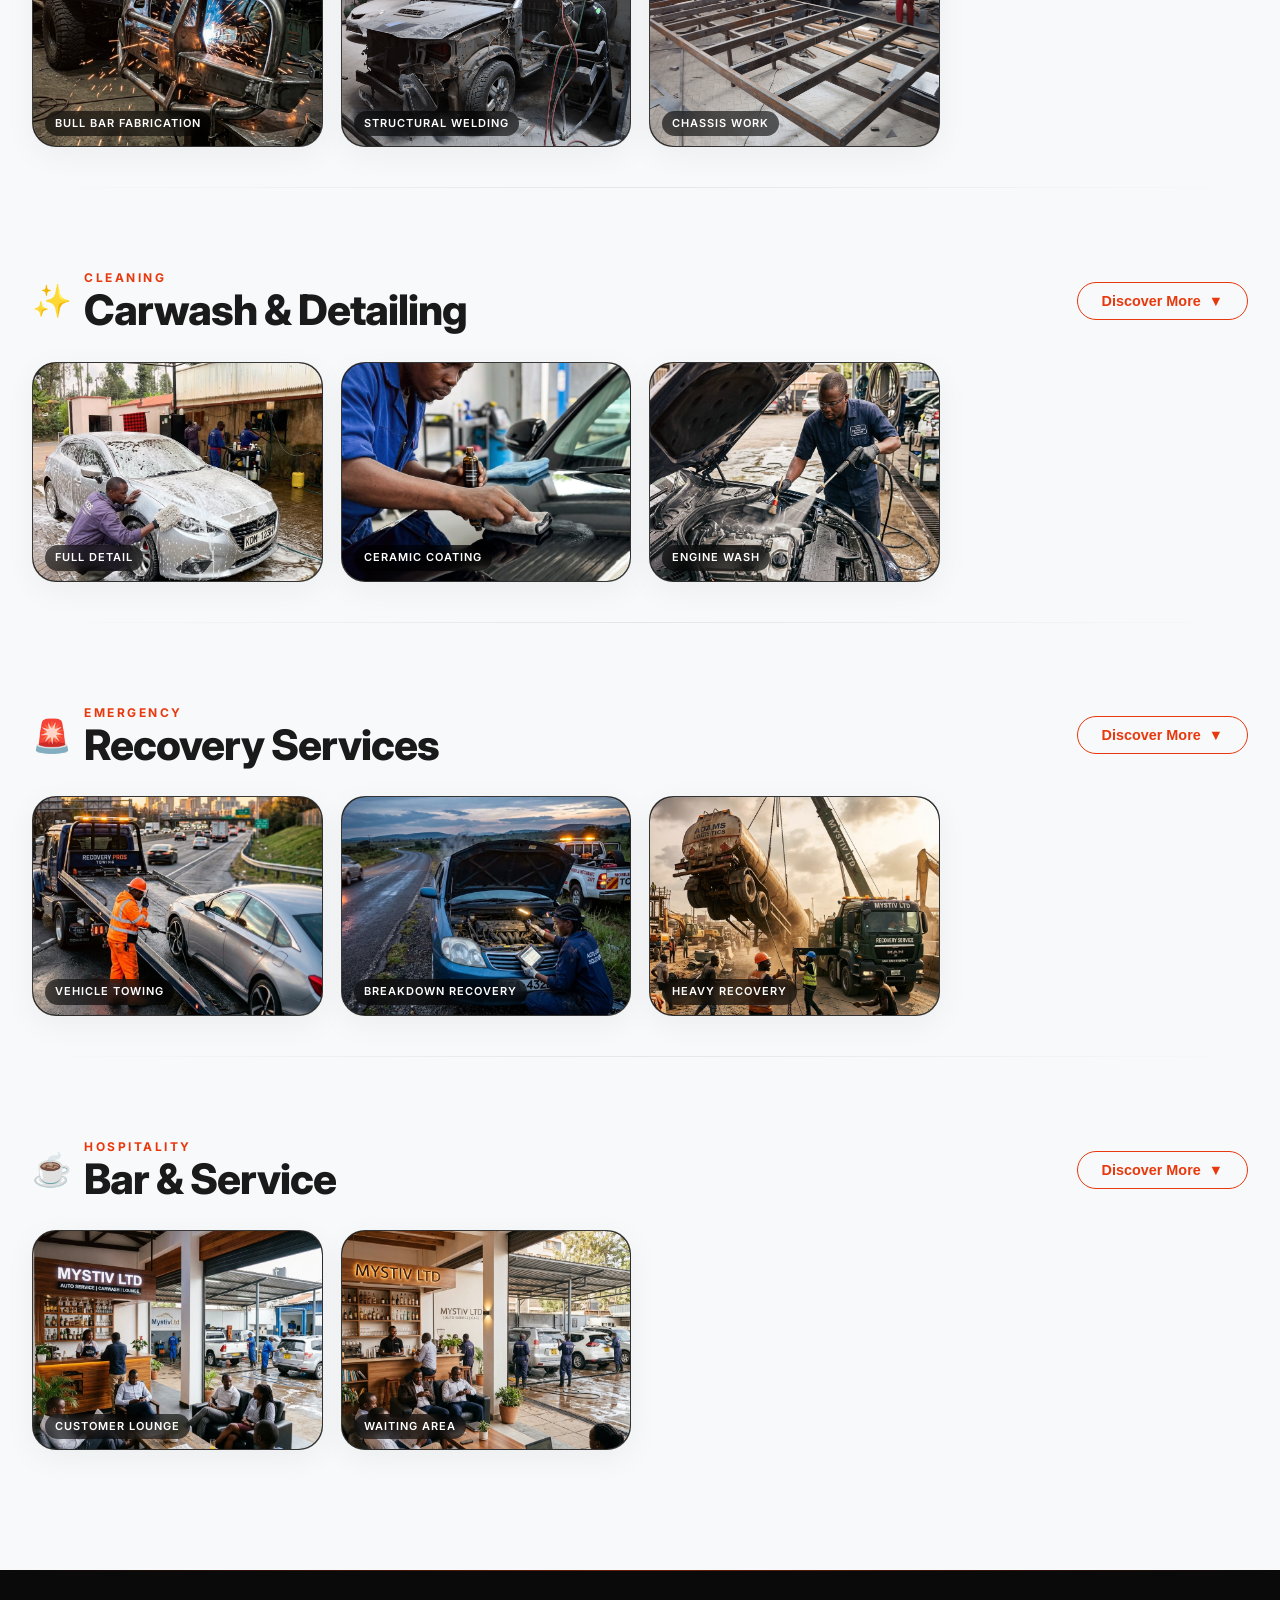
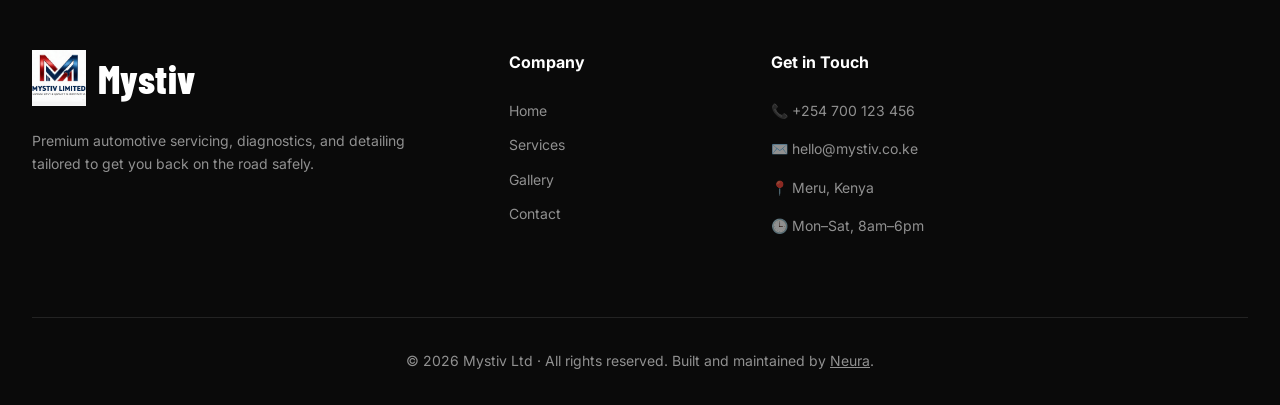
<file: gallery.html>
<!DOCTYPE html>
<html lang="en">
<head>
    <meta charset="UTF-8">
    <meta name="viewport" content="width=device-width, initial-scale=1.0">
    <title>Gallery – Mystiv Auto Center</title>
    <meta name="description" content="View our past work and premium results across all service categories at Mystiv Auto Center.">
    <link rel="preconnect" href="https://fonts.googleapis.com">
    <link rel="preconnect" href="https://fonts.gstatic.com" crossorigin>
    <link href="https://fonts.googleapis.com/css2?family=Barlow+Condensed:wght@800&family=Inter:wght@400;600;700;800&display=swap" rel="stylesheet">
    <link rel="stylesheet" href="style.css">
    <link rel="stylesheet" href="glassmorphism.css">
    <style>
        .gallery-section { padding: 60px 0 20px; }
        .gallery-section-header {
            display: flex; align-items: center; justify-content: space-between;
            gap: 16px; margin-bottom: 28px;
            flex-wrap: wrap;
        }
        .gallery-section-title { display: flex; align-items: center; gap: 12px; }
        .gallery-section-title .g-icon { font-size: 2rem; }
        .gallery-grid {
            display: grid;
            grid-template-columns: repeat(auto-fill, minmax(280px, 1fr));
            gap: 18px;
        }
        .gallery-item {
            width: 100%; height: 220px;
            border-radius: var(--radius-premium);
            display: flex; align-items: flex-end; justify-content: flex-start;
            font-size: 0.85rem;
            font-family: 'Inter', sans-serif;
            font-weight: 600;
            text-transform: uppercase;
            letter-spacing: 1px;
            overflow: hidden; position: relative;
            color: var(--color-text-secondary);
            padding: 16px;
        }
        .gallery-item::before {
            content: '';
            position: absolute; inset: 0;
            background: linear-gradient(135deg, rgba(232,56,13,0.07) 0%, transparent 60%);
            pointer-events: none;
        }
        .gallery-item.hidden-tile { display: none; }
        .gallery-item.hidden-tile.revealed { display: flex; }
        .discover-btn {
            display: inline-flex; align-items: center; gap: 8px;
            padding: 10px 24px;
            border-radius: var(--radius-pill);
            border: 1.5px solid var(--color-brand);
            background: transparent;
            color: var(--color-brand);
            font-weight: 700; font-size: 0.9rem;
            cursor: pointer;
            transition: all 0.3s ease;
            white-space: nowrap;
        }
        .discover-btn:hover {
            background: var(--color-brand);
            color: #fff;
            transform: translateY(-2px);
            box-shadow: 0 6px 20px rgba(232,56,13,0.25);
        }
        .discover-btn .discover-arrow { transition: transform 0.3s ease; }
        .discover-btn.open .discover-arrow { transform: rotate(180deg); }
        .gallery-divider {
            height: 1px;
            background: linear-gradient(90deg, transparent, var(--color-border), transparent);
            margin: 40px 0 0;
        }
    </style>
    <link rel="icon" href="images/logo.png" type="image/png">
</head>
<body>

    <!-- Navigation Bar -->
    <nav class="navbar">
        <div class="container nav-container">
            <a href="index.html" class="brand-logo">
                <img src="images/logo.png" alt="Mystiv logo">
            </a>
            <div class="nav-links">
                <a href="index.html">Home</a>
                <a href="services.html">Services</a>
                <a href="gallery.html" class="active">Gallery</a>
                <a href="index.html#estimator">Price Calculator</a>
                <div class="nav-contact-wrap">
                    <a href="#" id="contactNavTrigger">Contact</a>
                    <div class="contact-popup" id="contactPopup">
                        <a href="tel:+254711758633" class="contact-popup-link">
                            <span class="contact-popup-icon"><svg width="18" height="18" viewBox="0 0 24 24" fill="none" stroke="currentColor" stroke-width="2.5" stroke-linecap="round" stroke-linejoin="round"><path d="M22 16.92v3a2 2 0 0 1-2.18 2 19.79 19.79 0 0 1-8.63-3.07A19.5 19.5 0 0 1 4.69 12 19.79 19.79 0 0 1 1.65 3.4 2 2 0 0 1 3.62 1.22h3a2 2 0 0 1 2 1.72 12.84 12.84 0 0 0 .7 2.81 2 2 0 0 1-.45 2.11L8.09 8.91a16 16 0 0 0 6 6l.81-.81a2 2 0 0 1 2.11-.45 12.84 12.84 0 0 0 2.81.7A2 2 0 0 1 21.73 16.92z"></path></svg></span>
                            +254 711 758 633
                        </a>
                        <a href="mailto:info@mystiv.co.ke" class="contact-popup-link">
                            <span class="contact-popup-icon"><svg width="18" height="18" viewBox="0 0 24 24" fill="none" stroke="currentColor" stroke-width="2.5" stroke-linecap="round" stroke-linejoin="round"><path d="M4 4h16c1.1 0 2 .9 2 2v12c0 1.1-.9 2-2 2H4c-1.1 0-2-.9-2-2V6c0-1.1.9-2 2-2z"></path><polyline points="22,6 12,13 2,6"></polyline></svg></span>
                            info@mystiv.co.ke
                        </a>
                    </div>
                </div>
            </div>
            <button class="btn btn-primary" data-booking-popup="" aria-label="Book Service">Book Service</button>
            <button class="mobile-menu-btn" aria-label="Toggle Menu">
                <svg width="24" height="24" viewBox="0 0 24 24" fill="none" stroke="currentColor" stroke-width="2" stroke-linecap="round" stroke-linejoin="round">
                    <line x1="3" y1="12" x2="21" y2="12"></line>
                    <line x1="3" y1="6" x2="21" y2="6"></line>
                    <line x1="3" y1="18" x2="21" y2="18"></line>
                </svg>
            </button>
        </div>
    </nav>

    <!-- Gallery Hero -->
    <section class="hero" style="min-height:45vh;padding:100px 0 60px;">
        <div class="container" style="text-align:center;">
            <p class="eyebrow" style="color:rgba(255,255,255,0.6);">Our Work</p>
            <div class="page-hero-carousel" style="max-width:620px;margin:0 auto;">
                <div class="page-hero-slide active">
                    <h1 class="hero-headline" style="margin-bottom:16px;">Inside Our Work</h1>
                    <p class="hero-subtext" style="margin:0 auto;max-width:520px;">See the results we deliver across every service. Tap <strong>Discover More</strong> to explore each category in detail.</p>
                </div>
                <div class="page-hero-slide">
                    <h1 class="hero-headline" style="margin-bottom:16px;">Work Showcase</h1>
                    <p class="hero-subtext" style="margin:0 auto;max-width:520px;">Browse highlights from our different services. Select <strong>Discover More</strong> in any section to uncover more visuals.</p>
                </div>
                <div class="page-hero-slide">
                    <h1 class="hero-headline" style="margin-bottom:16px;">Explore Our Craft</h1>
                    <p class="hero-subtext" style="margin:0 auto;max-width:520px;">From detailing to repairs, see our work in action. Use <strong>Discover More</strong> to dive deeper into each category.</p>
                </div>
            </div>
            <div class="page-hero-nav">
                <button class="page-hero-dot active" aria-label="Slide 1"></button>
                <button class="page-hero-dot" aria-label="Slide 2"></button>
                <button class="page-hero-dot" aria-label="Slide 3"></button>
            </div>
        </div>
    </section>

    <!-- Gallery Content -->
    <section class="section-padding bg-light">
        <div class="container">

            <!-- Garage Services -->
            <div class="gallery-section reveal-up">
                <div class="gallery-section-header">
                    <div class="gallery-section-title">
                        <span class="g-icon">🔧</span>
                        <div>
                            <p class="eyebrow" style="margin:0;">Workshop</p>
                            <h2 class="section-title" style="margin:0;">Garage Services</h2>
                        </div>
                    </div>
                    <button class="discover-btn" data-section="garage">
                        Discover More <span class="discover-arrow">▼</span>
                    </button>
                </div>
                <div class="gallery-grid" id="gallery-garage">
                    <div class="gallery-item" style="background:none;padding:0;"><img src="images/garage%20services/engine%20diagostics.png" alt="Engine Diagnostics" style="width:100%;height:100%;object-fit:cover;border-radius:inherit;display:block;" loading="lazy"><span style="position:absolute;bottom:10px;left:12px;background:rgba(0,0,0,0.6);color:#fff;font-size:11px;padding:4px 10px;border-radius:20px;backdrop-filter:blur(6px);">Engine Diagnostics</span></div>
                    <div class="gallery-item" style="background:none;padding:0;"><img src="images/garage%20services/Brake%20Service.png" alt="Brake Service" style="width:100%;height:100%;object-fit:cover;border-radius:inherit;display:block;" loading="lazy"><span style="position:absolute;bottom:10px;left:12px;background:rgba(0,0,0,0.6);color:#fff;font-size:11px;padding:4px 10px;border-radius:20px;backdrop-filter:blur(6px);">Brake Service</span></div>
                    <div class="gallery-item" style="background:none;padding:0;"><img src="images/garage%20services/Wheel%20Alignment.png" alt="Wheel Alignment" style="width:100%;height:100%;object-fit:cover;border-radius:inherit;display:block;" loading="lazy"><span style="position:absolute;bottom:10px;left:12px;background:rgba(0,0,0,0.6);color:#fff;font-size:11px;padding:4px 10px;border-radius:20px;backdrop-filter:blur(6px);">Wheel Alignment</span></div>
                    <div class="gallery-item hidden-tile" style="background:none;padding:0;"><img src="images/garage%20services/Suspension%20Repair1.png" alt="Suspension Repair" style="width:100%;height:100%;object-fit:cover;border-radius:inherit;display:block;" loading="lazy"><span style="position:absolute;bottom:10px;left:12px;background:rgba(0,0,0,0.6);color:#fff;font-size:11px;padding:4px 10px;border-radius:20px;backdrop-filter:blur(6px);">Suspension Repair</span></div>
                    <div class="gallery-item hidden-tile" style="background:none;padding:0;"><img src="images/garage%20services/wheel%20balancing.png" alt="Wheel Balancing" style="width:100%;height:100%;object-fit:cover;border-radius:inherit;display:block;" loading="lazy"><span style="position:absolute;bottom:10px;left:12px;background:rgba(0,0,0,0.6);color:#fff;font-size:11px;padding:4px 10px;border-radius:20px;backdrop-filter:blur(6px);">Wheel Balancing</span></div>
                    <div class="gallery-item hidden-tile" style="background:none;padding:0;"><img src="images/garage%20services/Transmission%20Work.png" alt="Transmission Work" style="width:100%;height:100%;object-fit:cover;border-radius:inherit;display:block;" loading="lazy"><span style="position:absolute;bottom:10px;left:12px;background:rgba(0,0,0,0.6);color:#fff;font-size:11px;padding:4px 10px;border-radius:20px;backdrop-filter:blur(6px);">Transmission Work</span></div>
                </div>
                <div class="gallery-divider"></div>
            </div>

            <!-- Body Works -->
            <div class="gallery-section reveal-up">
                <div class="gallery-section-header">
                    <div class="gallery-section-title">
                        <span class="g-icon">🚗</span>
                        <div>
                            <p class="eyebrow" style="margin:0;">Restoration</p>
                            <h2 class="section-title" style="margin:0;">Body Works</h2>
                        </div>
                    </div>
                    <button class="discover-btn" data-section="bodyworks">
                        Discover More <span class="discover-arrow">▼</span>
                    </button>
                </div>
                <div class="gallery-grid" id="gallery-bodyworks">
                    <div class="gallery-item" style="background:none;padding:0;"><img src="images/body%20works/Panel%20Beating.png" alt="Panel Beating" style="width:100%;height:100%;object-fit:cover;border-radius:inherit;display:block;" loading="lazy"><span style="position:absolute;bottom:10px;left:12px;background:rgba(0,0,0,0.6);color:#fff;font-size:11px;padding:4px 10px;border-radius:20px;backdrop-filter:blur(6px);">Panel Beating</span></div>
                    <div class="gallery-item" style="background:none;padding:0;"><img src="images/body%20works/Spray%20Painting.png" alt="Spray Painting" style="width:100%;height:100%;object-fit:cover;border-radius:inherit;display:block;" loading="lazy"><span style="position:absolute;bottom:10px;left:12px;background:rgba(0,0,0,0.6);color:#fff;font-size:11px;padding:4px 10px;border-radius:20px;backdrop-filter:blur(6px);">Spray Painting</span></div>
                    <div class="gallery-item" style="background:none;padding:0;"><img src="images/body%20works/Dent%20Removal.png" alt="Dent Removal" style="width:100%;height:100%;object-fit:cover;border-radius:inherit;display:block;" loading="lazy"><span style="position:absolute;bottom:10px;left:12px;background:rgba(0,0,0,0.6);color:#fff;font-size:11px;padding:4px 10px;border-radius:20px;backdrop-filter:blur(6px);">Dent Removal</span></div>
                    <div class="gallery-item hidden-tile" style="background:none;padding:0;"><img src="images/body%20works/Accident%20Repair.png" alt="Accident Repair" style="width:100%;height:100%;object-fit:cover;border-radius:inherit;display:block;" loading="lazy"><span style="position:absolute;bottom:10px;left:12px;background:rgba(0,0,0,0.6);color:#fff;font-size:11px;padding:4px 10px;border-radius:20px;backdrop-filter:blur(6px);">Accident Repair</span></div>
                    <div class="gallery-item hidden-tile" style="background:none;padding:0;"><img src="images/body%20works/Full%20Body%20Repaint.png" alt="Full Body Repaint" style="width:100%;height:100%;object-fit:cover;border-radius:inherit;display:block;" loading="lazy"><span style="position:absolute;bottom:10px;left:12px;background:rgba(0,0,0,0.6);color:#fff;font-size:11px;padding:4px 10px;border-radius:20px;backdrop-filter:blur(6px);">Full Body Repaint</span></div>
                    <div class="gallery-item hidden-tile" style="background:none;padding:0;"><img src="images/body%20works/Rust%20Treatment.png" alt="Rust Treatment" style="width:100%;height:100%;object-fit:cover;border-radius:inherit;display:block;" loading="lazy"><span style="position:absolute;bottom:10px;left:12px;background:rgba(0,0,0,0.6);color:#fff;font-size:11px;padding:4px 10px;border-radius:20px;backdrop-filter:blur(6px);">Rust Treatment</span></div>
                </div>
                <div class="gallery-divider"></div>
            </div>

            <!-- Fabrication -->
            <div class="gallery-section reveal-up">
                <div class="gallery-section-header">
                    <div class="gallery-section-title">
                        <span class="g-icon">⚒️</span>
                        <div>
                            <p class="eyebrow" style="margin:0;">Metalwork</p>
                            <h2 class="section-title" style="margin:0;">Fabrication</h2>
                        </div>
                    </div>
                    <button class="discover-btn" data-section="fabrication">
                        Discover More <span class="discover-arrow">▼</span>
                    </button>
                </div>
                <div class="gallery-grid" id="gallery-fabrication">
                    <div class="gallery-item" style="background:none;padding:0;"><img src="images/fabrication/Bull_bar_fabrication_202604211433.jpg" alt="Bull Bar Fabrication" style="width:100%;height:100%;object-fit:cover;border-radius:inherit;display:block;" loading="lazy"><span style="position:absolute;bottom:10px;left:12px;background:rgba(0,0,0,0.6);color:#fff;font-size:11px;padding:4px 10px;border-radius:20px;backdrop-filter:blur(6px);">Bull Bar Fabrication</span></div>
                    <div class="gallery-item" style="background:none;padding:0;"><img src="images/fabrication/structural%20welding.png" alt="Structural Welding" style="width:100%;height:100%;object-fit:cover;border-radius:inherit;display:block;" loading="lazy"><span style="position:absolute;bottom:10px;left:12px;background:rgba(0,0,0,0.6);color:#fff;font-size:11px;padding:4px 10px;border-radius:20px;backdrop-filter:blur(6px);">Structural Welding</span></div>
                    <div class="gallery-item" style="background:none;padding:0;"><img src="images/fabrication/Chassis%20Work.png" alt="Chassis Work" style="width:100%;height:100%;object-fit:cover;border-radius:inherit;display:block;" loading="lazy"><span style="position:absolute;bottom:10px;left:12px;background:rgba(0,0,0,0.6);color:#fff;font-size:11px;padding:4px 10px;border-radius:20px;backdrop-filter:blur(6px);">Chassis Work</span></div>
                    <div class="gallery-item hidden-tile" style="background:none;padding:0;"><img src="images/fabrication/custom%20heavy%20wrk.png" alt="Custom Heavy Works" style="width:100%;height:100%;object-fit:cover;border-radius:inherit;display:block;" loading="lazy"><span style="position:absolute;bottom:10px;left:12px;background:rgba(0,0,0,0.6);color:#fff;font-size:11px;padding:4px 10px;border-radius:20px;backdrop-filter:blur(6px);">Custom Heavy Works</span></div>
                    <div class="gallery-item hidden-tile" style="background:none;padding:0;"><img src="images/fabrication/trailer%20repair.jpg" alt="Trailer Repair" style="width:100%;height:100%;object-fit:cover;border-radius:inherit;display:block;" loading="lazy"><span style="position:absolute;bottom:10px;left:12px;background:rgba(0,0,0,0.6);color:#fff;font-size:11px;padding:4px 10px;border-radius:20px;backdrop-filter:blur(6px);">Trailer Repair</span></div>
                    <div class="gallery-item hidden-tile" style="background:none;padding:0;"><img src="images/fabrication/structural%20welding2.png" alt="Metal Fabrication" style="width:100%;height:100%;object-fit:cover;border-radius:inherit;display:block;" loading="lazy"><span style="position:absolute;bottom:10px;left:12px;background:rgba(0,0,0,0.6);color:#fff;font-size:11px;padding:4px 10px;border-radius:20px;backdrop-filter:blur(6px);">Metal Fabrication</span></div>
                </div>
                <div class="gallery-divider"></div>
            </div>

            <!-- Carwash & Detailing -->
            <div class="gallery-section reveal-up">
                <div class="gallery-section-header">
                    <div class="gallery-section-title">
                        <span class="g-icon">✨</span>
                        <div>
                            <p class="eyebrow" style="margin:0;">Cleaning</p>
                            <h2 class="section-title" style="margin:0;">Carwash &amp; Detailing</h2>
                        </div>
                    </div>
                    <button class="discover-btn" data-section="carwash">
                        Discover More <span class="discover-arrow">▼</span>
                    </button>
                </div>
                <div class="gallery-grid" id="gallery-carwash">
                    <div class="gallery-item" style="background:none;padding:0;"><img src="images/Carwash%20%26%20Detailing/Full%20Detail%20(1).jpg" alt="Full Detail" style="width:100%;height:100%;object-fit:cover;border-radius:inherit;display:block;" loading="lazy"><span style="position:absolute;bottom:10px;left:12px;background:rgba(0,0,0,0.6);color:#fff;font-size:11px;padding:4px 10px;border-radius:20px;backdrop-filter:blur(6px);">Full Detail</span></div>
                    <div class="gallery-item" style="background:none;padding:0;"><img src="images/Carwash%20%26%20Detailing/Ceramic%20Coating%20(1).jpg" alt="Ceramic Coating" style="width:100%;height:100%;object-fit:cover;border-radius:inherit;display:block;" loading="lazy"><span style="position:absolute;bottom:10px;left:12px;background:rgba(0,0,0,0.6);color:#fff;font-size:11px;padding:4px 10px;border-radius:20px;backdrop-filter:blur(6px);">Ceramic Coating</span></div>
                    <div class="gallery-item" style="background:none;padding:0;"><img src="images/Carwash%20%26%20Detailing/Engine%20Wash%20(1).jpg" alt="Engine Wash" style="width:100%;height:100%;object-fit:cover;border-radius:inherit;display:block;" loading="lazy"><span style="position:absolute;bottom:10px;left:12px;background:rgba(0,0,0,0.6);color:#fff;font-size:11px;padding:4px 10px;border-radius:20px;backdrop-filter:blur(6px);">Engine Wash</span></div>
                    <div class="gallery-item hidden-tile" style="background:none;padding:0;"><img src="images/Carwash%20%26%20Detailing/Paint%20Correction%20(2).jpg" alt="Paint Correction" style="width:100%;height:100%;object-fit:cover;border-radius:inherit;display:block;" loading="lazy"><span style="position:absolute;bottom:10px;left:12px;background:rgba(0,0,0,0.6);color:#fff;font-size:11px;padding:4px 10px;border-radius:20px;backdrop-filter:blur(6px);">Paint Correction</span></div>
                    <div class="gallery-item hidden-tile" style="background:none;padding:0;"><img src="images/Carwash%20%26%20Detailing/Interior%20Deep%20Clean%20(1).jpg" alt="Interior Deep Clean" style="width:100%;height:100%;object-fit:cover;border-radius:inherit;display:block;" loading="lazy"><span style="position:absolute;bottom:10px;left:12px;background:rgba(0,0,0,0.6);color:#fff;font-size:11px;padding:4px 10px;border-radius:20px;backdrop-filter:blur(6px);">Interior Deep Clean</span></div>
                    <div class="gallery-item hidden-tile" style="background:none;padding:0;"><img src="images/Carwash%20%26%20Detailing/Headlight%20Restoration%20(3).jpg" alt="Headlight Restoration" style="width:100%;height:100%;object-fit:cover;border-radius:inherit;display:block;" loading="lazy"><span style="position:absolute;bottom:10px;left:12px;background:rgba(0,0,0,0.6);color:#fff;font-size:11px;padding:4px 10px;border-radius:20px;backdrop-filter:blur(6px);">Headlight Restoration</span></div>
                </div>
                <div class="gallery-divider"></div>
            </div>

            <!-- Recovery Services -->
            <div class="gallery-section reveal-up">
                <div class="gallery-section-header">
                    <div class="gallery-section-title">
                        <span class="g-icon">🚨</span>
                        <div>
                            <p class="eyebrow" style="margin:0;">Emergency</p>
                            <h2 class="section-title" style="margin:0;">Recovery Services</h2>
                        </div>
                    </div>
                    <button class="discover-btn" data-section="recovery">
                        Discover More <span class="discover-arrow">▼</span>
                    </button>
                </div>
                <div class="gallery-grid" id="gallery-recovery">
                    <div class="gallery-item" style="background:none;padding:0;"><img src="images/recovery%20services/vehicle%20towing.jpg" alt="Vehicle Towing" style="width:100%;height:100%;object-fit:cover;border-radius:inherit;display:block;" loading="lazy"><span style="position:absolute;bottom:10px;left:12px;background:rgba(0,0,0,0.6);color:#fff;font-size:11px;padding:4px 10px;border-radius:20px;backdrop-filter:blur(6px);">Vehicle Towing</span></div>
                    <div class="gallery-item" style="background:none;padding:0;"><img src="images/recovery%20services/Breakdown%20Recovery.jpg" alt="Breakdown Recovery" style="width:100%;height:100%;object-fit:cover;border-radius:inherit;display:block;" loading="lazy"><span style="position:absolute;bottom:10px;left:12px;background:rgba(0,0,0,0.6);color:#fff;font-size:11px;padding:4px 10px;border-radius:20px;backdrop-filter:blur(6px);">Breakdown Recovery</span></div>
                    <div class="gallery-item" style="background:none;padding:0;"><img src="images/recovery%20services/heavyrecovery%20(1).jpg" alt="Heavy Recovery" style="width:100%;height:100%;object-fit:cover;border-radius:inherit;display:block;" loading="lazy"><span style="position:absolute;bottom:10px;left:12px;background:rgba(0,0,0,0.6);color:#fff;font-size:11px;padding:4px 10px;border-radius:20px;backdrop-filter:blur(6px);">Heavy Recovery</span></div>
                    <div class="gallery-item hidden-tile" style="background:none;padding:0;"><img src="images/recovery%20services/Accident_recovery_tow_202604211514.jpg" alt="Accident Recovery" style="width:100%;height:100%;object-fit:cover;border-radius:inherit;display:block;" loading="lazy"><span style="position:absolute;bottom:10px;left:12px;background:rgba(0,0,0,0.6);color:#fff;font-size:11px;padding:4px 10px;border-radius:20px;backdrop-filter:blur(6px);">Accident Recovery</span></div>
                    <div class="gallery-item hidden-tile" style="background:none;padding:0;"><img src="images/recovery%20services/Workshop%20Transport%20(1).jpg" alt="Workshop Transport" style="width:100%;height:100%;object-fit:cover;border-radius:inherit;display:block;" loading="lazy"><span style="position:absolute;bottom:10px;left:12px;background:rgba(0,0,0,0.6);color:#fff;font-size:11px;padding:4px 10px;border-radius:20px;backdrop-filter:blur(6px);">Workshop Transport</span></div>
                    <div class="gallery-item hidden-tile" style="background:none;padding:0;"><img src="images/recovery%20services/Emergency%20Response%20(1).jpg" alt="Emergency Response" style="width:100%;height:100%;object-fit:cover;border-radius:inherit;display:block;" loading="lazy"><span style="position:absolute;bottom:10px;left:12px;background:rgba(0,0,0,0.6);color:#fff;font-size:11px;padding:4px 10px;border-radius:20px;backdrop-filter:blur(6px);">Emergency Response</span></div>
                </div>
                <div class="gallery-divider"></div>
            </div>

            <!-- Bar & Service -->
            <div class="gallery-section reveal-up">
                <div class="gallery-section-header">
                    <div class="gallery-section-title">
                        <span class="g-icon">☕</span>
                        <div>
                            <p class="eyebrow" style="margin:0;">Hospitality</p>
                            <h2 class="section-title" style="margin:0;">Bar &amp; Service</h2>
                        </div>
                    </div>
                    <button class="discover-btn" data-section="bar">
                        Discover More <span class="discover-arrow">▼</span>
                    </button>
                </div>
                <div class="gallery-grid" id="gallery-bar">
                    <div class="gallery-item" style="background:none;padding:0;"><img src="images/Bar%20%26%20Service/Customers_relaxing_in_202604211704.jpeg" alt="Customer Lounge" style="width:100%;height:100%;object-fit:cover;border-radius:inherit;display:block;" loading="lazy"><span style="position:absolute;bottom:10px;left:12px;background:rgba(0,0,0,0.6);color:#fff;font-size:11px;padding:4px 10px;border-radius:20px;backdrop-filter:blur(6px);">Customer Lounge</span></div>
                    <div class="gallery-item" style="background:none;padding:0;"><img src="images/Bar%20%26%20Service/Customers_relaxing_in_202604211704%20(1).jpeg" alt="Waiting Area" style="width:100%;height:100%;object-fit:cover;border-radius:inherit;display:block;" loading="lazy"><span style="position:absolute;bottom:10px;left:12px;background:rgba(0,0,0,0.6);color:#fff;font-size:11px;padding:4px 10px;border-radius:20px;backdrop-filter:blur(6px);">Waiting Area</span></div>
                </div>
            </div>

        </div>
    </section>

    <!-- Footer -->
    <footer class="footer" id="contact">
        <div class="container">
            <div class="footer-grid">
                <div class="footer-col">
                    <div class="footer-logo">
                        <img src="images/logo.png" alt="Mystiv logo">
                        <span>Mystiv</span>
                    </div>
                    <p class="footer-desc">Premium automotive servicing, diagnostics, and detailing tailored to get you back on the road safely.</p>
                </div>
                <div class="footer-col">
                    <h4>Company</h4>
                    <a href="index.html">Home</a>
                    <a href="services.html">Services</a>
                    <a href="gallery.html">Gallery</a>
                    <a href="#contact">Contact</a>
                </div>
                <div class="footer-col">
                    <h4>Get in Touch</h4>
                    <p>📞 +254 700 123 456</p>
                    <p>✉️ hello@mystiv.co.ke</p>
                    <p>📍 Meru, Kenya</p>
                    <p>🕒 Mon–Sat, 8am–6pm</p>
                </div>
            </div>
            <div class="footer-bottom">
                <div class="footer-copy">© 2026 Mystiv Ltd · All rights reserved. Built and maintained by <a href="https://neuraflow.cloud/" target="_blank" rel="noopener noreferrer" style="color:inherit;text-decoration:underline;">Neura</a>.</div>
            </div>
        </div>
    </footer>

    <!-- Floating Chat -->
    <button class="floating-chat-btn" id="chatToggle" aria-label="Open Chat">
        <svg xmlns="http://www.w3.org/2000/svg" viewBox="0 0 24 24" fill="none" stroke="currentColor" stroke-width="2" stroke-linecap="round" stroke-linejoin="round"><path d="M21 11.5a8.38 8.38 0 0 1-.9 3.8 8.5 8.5 0 0 1-7.6 4.7 8.38 8.38 0 0 1-3.8-.9L3 21l1.9-5.7a8.38 8.38 0 0 1-.9-3.8 8.5 8.5 0 0 1 4.7-7.6 8.38 8.38 0 0 1 3.8-.9h.5a8.48 8.48 0 0 1 8 8v.5z"></path></svg>
    </button>
    <div class="chat-interface" id="chatInterface">
        <div class="chat-header">
            <div><h4 style="margin:0;color:white;font-size:16px;">Mystiv Support</h4><p style="margin:0;font-size:12px;opacity:0.8;">We typically reply in a few minutes</p></div>
            <button class="close-chat" id="closeChat">&times;</button>
        </div>
        <div class="chat-body" id="chatBody">
            <div class="chat-message bot-message"><p style="margin:0;">Hi there! 👋 How can we help you today?</p></div>
        </div>
        <div class="chat-input-area">
            <input type="text" placeholder="Type a message..." id="chatInput">
            <button class="send-message" id="sendMessage" aria-label="Send"><svg xmlns="http://www.w3.org/2000/svg" width="20" height="20" viewBox="0 0 24 24" fill="none" stroke="currentColor" stroke-width="2" stroke-linecap="round" stroke-linejoin="round"><line x1="22" y1="2" x2="11" y2="13"></line><polygon points="22 2 15 22 11 13 2 9 22 2"></polygon></svg></button>
        </div>
    </div>

    <!-- Booking Popup Modal -->
    <div class="modal-overlay" id="bookingModal">
        <div class="modal-glass">
            <button class="modal-close" id="modalClose" aria-label="Close">&times;</button>
            <h3 class="modal-title">Book Your Service</h3>
            <p class="modal-subtitle">We'll confirm your appointment within minutes.</p>
            <form class="modal-form" id="popupBookingForm">
                <div class="form-grid">
                    <div class="form-group"><label for="popupName">Full Name *</label><input type="text" id="popupName" class="form-control" placeholder="John Doe" required></div>
                    <div class="form-group"><label for="popupPhone">Phone Number *</label><input type="tel" id="popupPhone" class="form-control" placeholder="+254 700 000 000" required></div>
                </div>
                <div class="form-group"><label for="popupVehicle">Vehicle Make &amp; Model *</label><input type="text" id="popupVehicle" class="form-control" placeholder="Toyota Harrier 2020" required></div>
                <div class="form-group">
                    <label>Primary Service *</label>
                    <div class="popup-primary-pills">
                        <button type="button" class="popup-primary-pill" data-val="Garage">🔧 Garage</button>
                        <button type="button" class="popup-primary-pill" data-val="Body Work">🚗 Body Works</button>
                        <button type="button" class="popup-primary-pill" data-val="Fabrication">⚒️ Fabrication</button>
                        <button type="button" class="popup-primary-pill" data-val="Car Wash">✨ Carwash</button>
                        <button type="button" class="popup-primary-pill" data-val="Recovery">🚨 Recovery</button>
                        <button type="button" class="popup-primary-pill" data-val="Bar">☕ Bar</button>
                    </div>
                </div>
                <div class="popup-specific-wrap" id="popupSpecificWrap">
                    <div class="form-group">
                        <label>Specific Service(s)</label>
                        <div class="popup-service-list" id="popupServiceList"></div>
                        <button type="button" class="popup-confirm-sel-btn" id="popupConfirmBtn">Confirm Selection ✓</button>
                        <div class="popup-service-summary" id="popupSummary"></div>
                    </div>
                </div>
                <div class="form-grid">
                    <div class="form-group"><label for="popupDate">Preferred Date *</label><input type="date" id="popupDate" class="form-control" required></div>
                    <div class="form-group"><label for="popupTime">Preferred Time</label><input type="time" id="popupTime" class="form-control"></div>
                </div>
                <button type="submit" class="btn btn-primary btn-block" style="margin-top:8px;">Confirm Booking →</button>
                <div id="popupFormMsg" style="display:none;margin-top:12px;"></div>
            </form>
        </div>
    </div>

    <script src="script.js"></script>
    <script src="glassmorphism.js"></script>
    <script>
        // Discover More toggle
        document.querySelectorAll('.discover-btn').forEach(btn => {
            btn.addEventListener('click', () => {
                const grid = document.getElementById('gallery-' + btn.dataset.section);
                const hidden = grid.querySelectorAll('.hidden-tile');
                const open = btn.classList.contains('open');
                btn.classList.toggle('open', !open);
                btn.querySelector('.discover-arrow').textContent = open ? '▼' : '▲';
                btn.childNodes[0].textContent = open ? 'Discover More ' : 'Show Less ';
                hidden.forEach((tile, i) => {
                    if (!open) {
                        setTimeout(() => {
                            tile.classList.add('revealed');
                            tile.classList.add('reveal-up');
                            setTimeout(() => tile.classList.add('active'), 20);
                        }, i * 80);
                    } else {
                        tile.classList.remove('revealed', 'reveal-up', 'active');
                    }
                });
            });
        });
    </script>
</body>
</html>
</file>
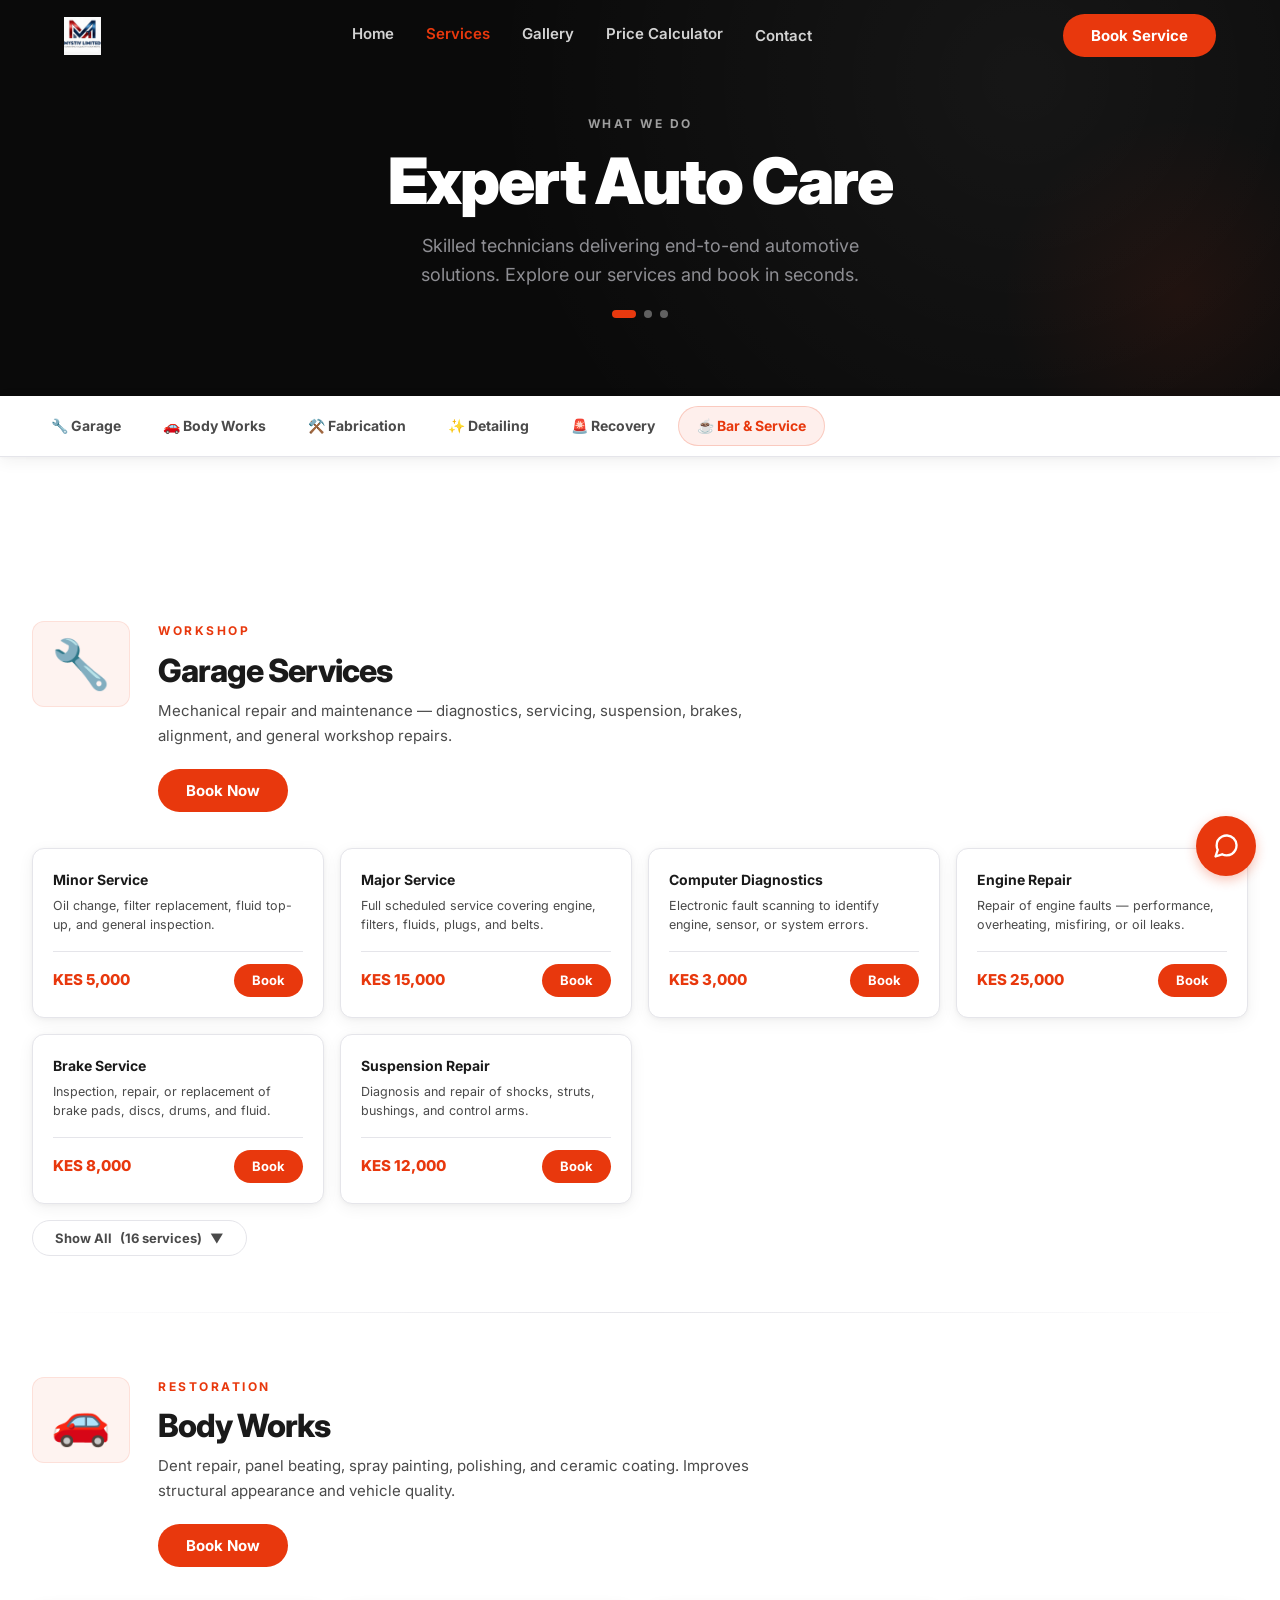
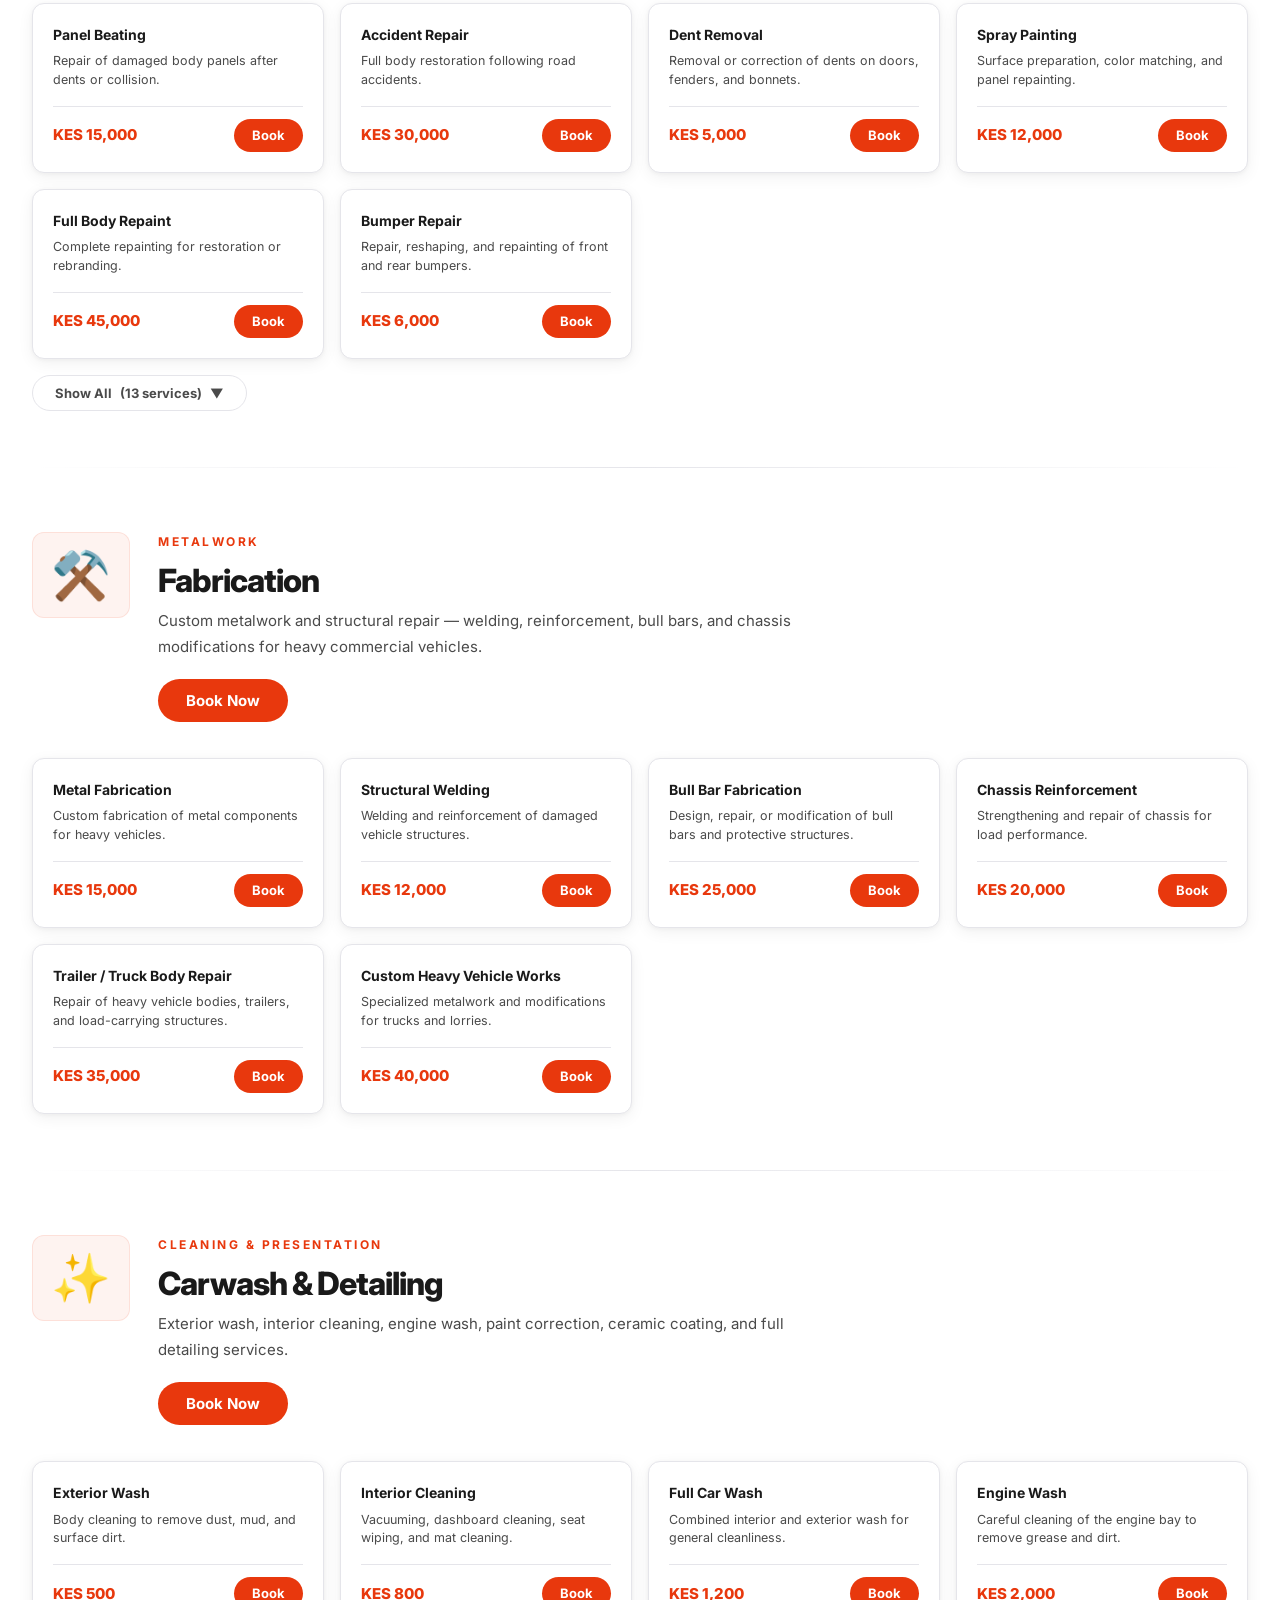
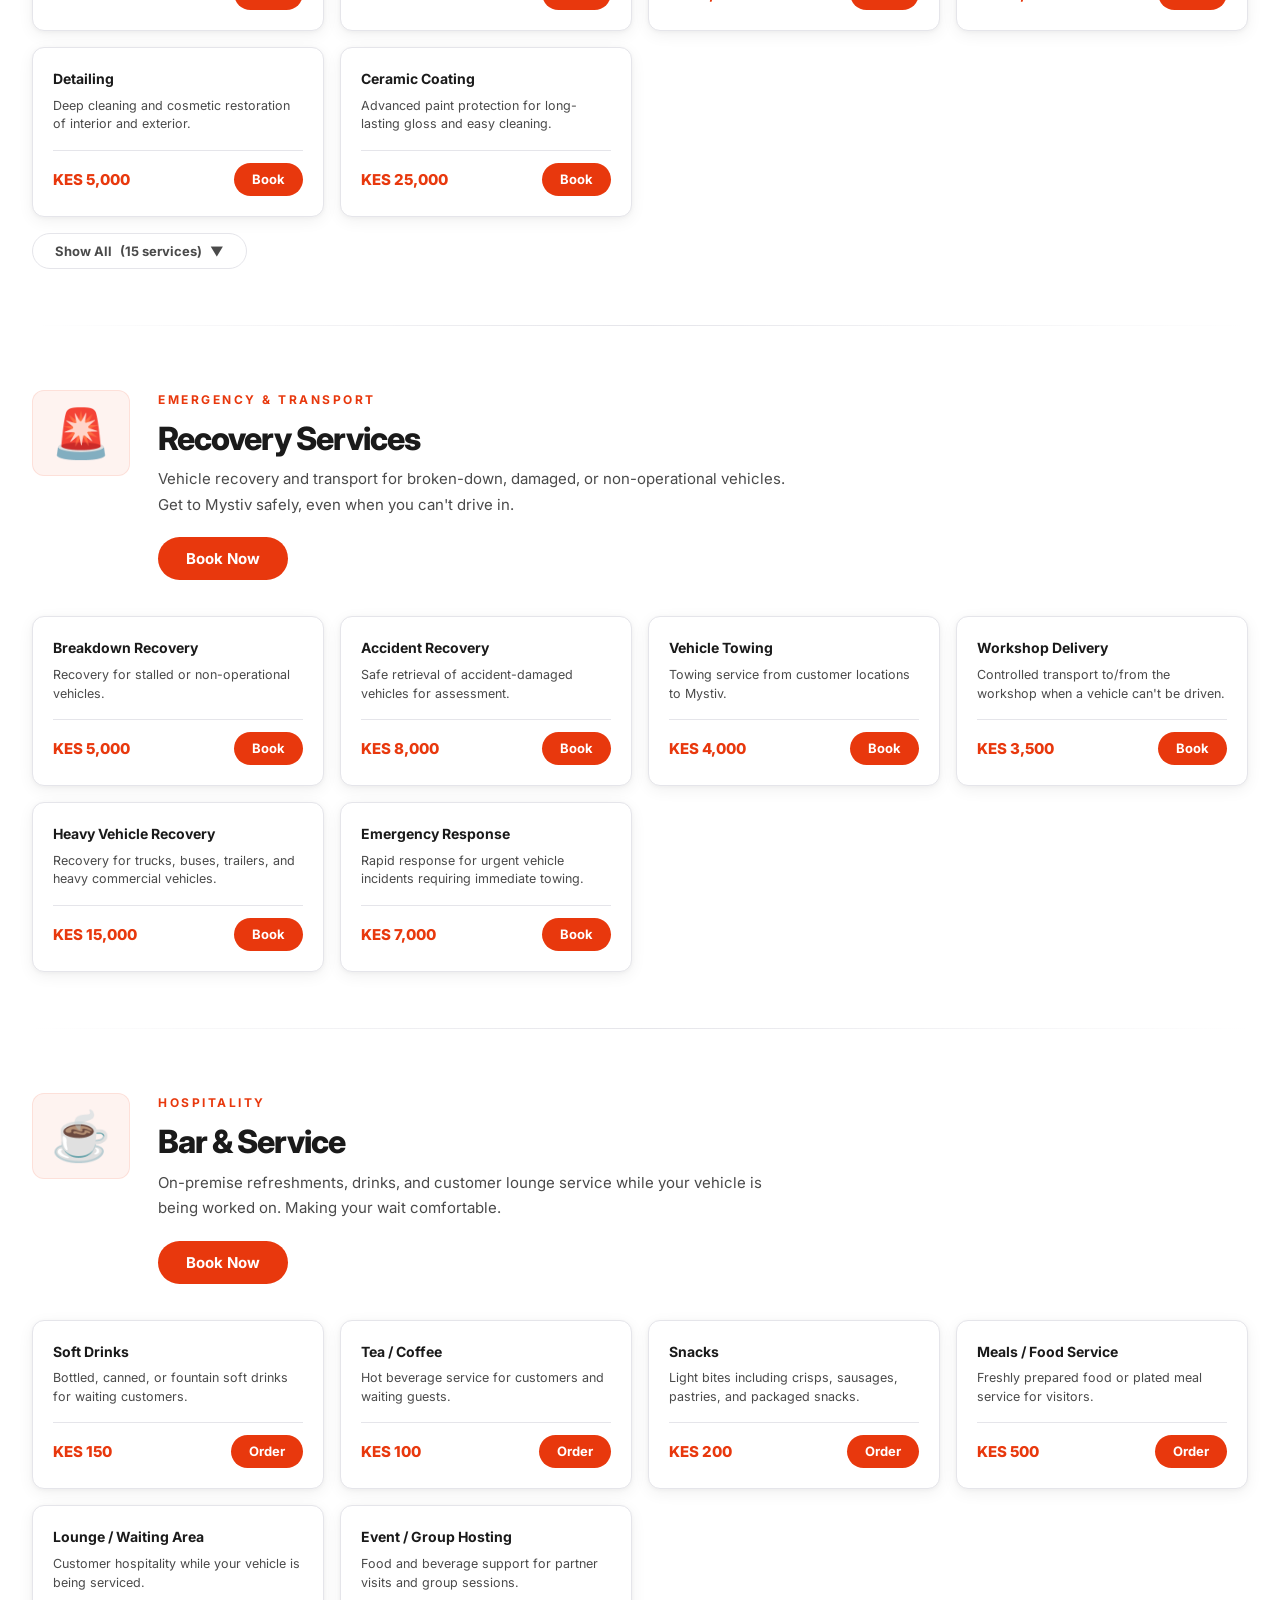
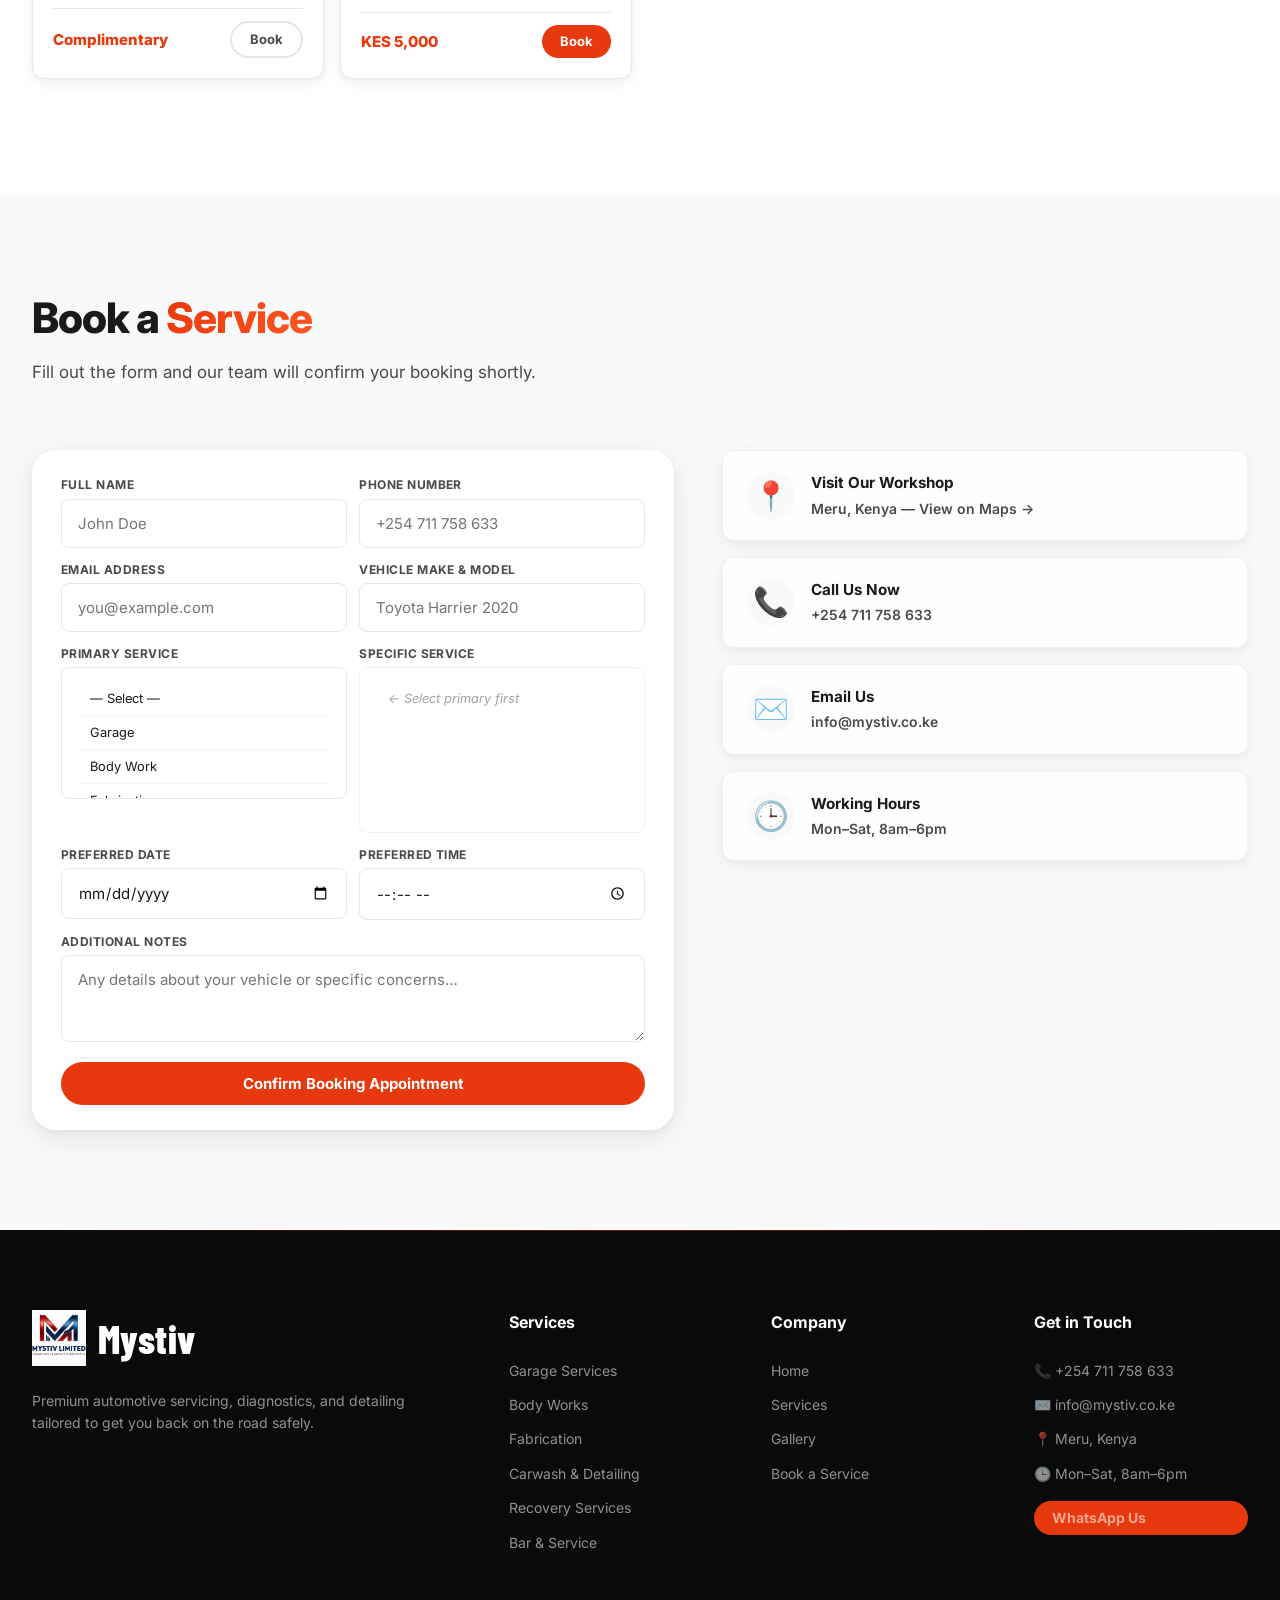
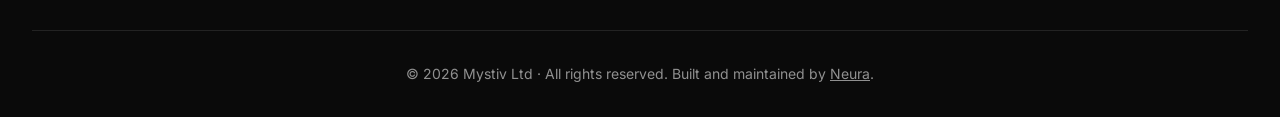
<file: services.html>
<!DOCTYPE html>
<html lang="en">
<head>
    <meta charset="UTF-8">
    <meta name="viewport" content="width=device-width, initial-scale=1.0">
    <title>Our Services – Mystiv Auto Center</title>
    <meta name="description" content="Full-spectrum automotive services at Mystiv Auto Center — garage repairs, body works, fabrication, detailing, recovery and more.">
    <link rel="preconnect" href="https://fonts.googleapis.com">
    <link rel="preconnect" href="https://fonts.gstatic.com" crossorigin>
    <link href="https://fonts.googleapis.com/css2?family=Barlow+Condensed:wght@800&family=Inter:wght@400;600;700;800&display=swap" rel="stylesheet">
    <link rel="stylesheet" href="style.css">
    <link rel="stylesheet" href="glassmorphism.css">
    <link rel="icon" href="images/logo.png" type="image/png">
</head>
<body>

    <!-- Navigation Bar -->
    <nav class="navbar">
        <div class="container nav-container">
            <a href="index.html" class="brand-logo">
                <img src="images/logo.png" alt="Mystiv logo">
            </a>
            <div class="nav-links">
                <a href="index.html">Home</a>
                <a href="services.html" class="active">Services</a>
                <a href="gallery.html">Gallery</a>
                <a href="index.html#estimator">Price Calculator</a>
                <div class="nav-contact-wrap">
                    <a href="#" id="contactNavTrigger">Contact</a>
                    <div class="contact-popup" id="contactPopup">
                        <a href="tel:+254711758633" class="contact-popup-link">
                            <span class="contact-popup-icon"><svg width="18" height="18" viewBox="0 0 24 24" fill="none" stroke="currentColor" stroke-width="2.5" stroke-linecap="round" stroke-linejoin="round"><path d="M22 16.92v3a2 2 0 0 1-2.18 2 19.79 19.79 0 0 1-8.63-3.07A19.5 19.5 0 0 1 4.69 12 19.79 19.79 0 0 1 1.65 3.4 2 2 0 0 1 3.62 1.22h3a2 2 0 0 1 2 1.72 12.84 12.84 0 0 0 .7 2.81 2 2 0 0 1-.45 2.11L8.09 8.91a16 16 0 0 0 6 6l.81-.81a2 2 0 0 1 2.11-.45 12.84 12.84 0 0 0 2.81.7A2 2 0 0 1 21.73 16.92z"></path></svg></span>
                            +254 711 758 633
                        </a>
                        <a href="mailto:info@mystiv.co.ke" class="contact-popup-link">
                            <span class="contact-popup-icon"><svg width="18" height="18" viewBox="0 0 24 24" fill="none" stroke="currentColor" stroke-width="2.5" stroke-linecap="round" stroke-linejoin="round"><path d="M4 4h16c1.1 0 2 .9 2 2v12c0 1.1-.9 2-2 2H4c-1.1 0-2-.9-2-2V6c0-1.1.9-2 2-2z"></path><polyline points="22,6 12,13 2,6"></polyline></svg></span>
                            info@mystiv.co.ke
                        </a>
                    </div>
                </div>
            </div>
            <button class="btn btn-primary" data-booking-popup="" aria-label="Book Service">Book Service</button>
            <button class="mobile-menu-btn" aria-label="Toggle Menu">
                <svg width="24" height="24" viewBox="0 0 24 24" fill="none" stroke="currentColor" stroke-width="2" stroke-linecap="round" stroke-linejoin="round">
                    <line x1="3" y1="12" x2="21" y2="12"></line>
                    <line x1="3" y1="6" x2="21" y2="6"></line>
                    <line x1="3" y1="18" x2="21" y2="18"></line>
                </svg>
            </button>
        </div>
    </nav>

    <!-- Page Hero -->
    <section class="hero" style="min-height:44vh;padding:100px 0 64px;">
        <div class="container" style="text-align:center;">
            <p class="eyebrow" style="color:rgba(255,255,255,0.6);">What We Do</p>
            <div class="page-hero-carousel" style="max-width:620px;margin:0 auto;">
                <div class="page-hero-slide active">
                    <h1 class="hero-headline" style="margin-bottom:16px;">Expert Auto Care</h1>
                    <p class="hero-subtext" style="margin:0 auto;max-width:520px;">Skilled technicians delivering end-to-end automotive solutions. Explore our services and book in seconds.</p>
                </div>
                <div class="page-hero-slide">
                    <h1 class="hero-headline" style="margin-bottom:16px;">Complete Car Care, Simplified</h1>
                    <p class="hero-subtext" style="margin:0 auto;max-width:520px;">From routine service to complex repairs — handled by professionals. View services and schedule your visit instantly.</p>
                </div>
                <div class="page-hero-slide">
                    <h1 class="hero-headline" style="margin-bottom:16px;">All-in-One Automotive Service</h1>
                    <p class="hero-subtext" style="margin:0 auto;max-width:520px;">Everything your vehicle needs, expertly handled. Browse our offerings and book your service with ease.</p>
                </div>
            </div>
            <div class="page-hero-nav">
                <button class="page-hero-dot active" aria-label="Slide 1"></button>
                <button class="page-hero-dot" aria-label="Slide 2"></button>
                <button class="page-hero-dot" aria-label="Slide 3"></button>
            </div>
        </div>
    </section>

    <!-- Sticky Category Nav -->
    <div class="svc-sticky-nav">
        <div class="container">
            <nav class="svc-nav-tabs">
                <a href="#cat-garage"    class="svc-tab">🔧 Garage</a>
                <a href="#cat-bodyworks" class="svc-tab">🚗 Body Works</a>
                <a href="#cat-fabrication" class="svc-tab">⚒️ Fabrication</a>
                <a href="#cat-carwash"   class="svc-tab">✨ Detailing</a>
                <a href="#cat-recovery"  class="svc-tab">🚨 Recovery</a>
                <a href="#cat-bar"       class="svc-tab">☕ Bar &amp; Service</a>
            </nav>
        </div>
    </div>

    <!-- Services -->
    <section class="section-padding" id="services">
        <div class="container">

            <!-- ── Garage Services ── -->
            <div class="svc-category-section reveal-up" id="cat-garage">
                <div class="svc-cat-header">
                    <div class="svc-cat-icon-wrap">🔧</div>
                    <div class="svc-cat-meta">
                        <p class="eyebrow">Workshop</p>
                        <h2 class="section-title">Garage Services</h2>
                        <p class="section-subtitle">Mechanical repair and maintenance — diagnostics, servicing, suspension, brakes, alignment, and general workshop repairs.</p>
                        <div class="svc-actions" style="margin-top:20px;">
                            <a href="#" class="btn btn-primary" data-booking-popup="" data-service="Garage Services">Book Now</a>
                        </div>
                    </div>
                </div>
                <div class="svc-cards-grid">
                    <div class="svc-card"><div class="svc-card-name">Minor Service</div><div class="svc-card-desc">Oil change, filter replacement, fluid top-up, and general inspection.</div><div class="svc-card-footer"><span class="svc-card-price">KES 5,000</span><a href="#" class="btn btn-primary btn-small" data-booking-popup="" data-service="Minor Service">Book</a></div></div>
                    <div class="svc-card"><div class="svc-card-name">Major Service</div><div class="svc-card-desc">Full scheduled service covering engine, filters, fluids, plugs, and belts.</div><div class="svc-card-footer"><span class="svc-card-price">KES 15,000</span><a href="#" class="btn btn-primary btn-small" data-booking-popup="" data-service="Major Service">Book</a></div></div>
                    <div class="svc-card"><div class="svc-card-name">Computer Diagnostics</div><div class="svc-card-desc">Electronic fault scanning to identify engine, sensor, or system errors.</div><div class="svc-card-footer"><span class="svc-card-price">KES 3,000</span><a href="#" class="btn btn-primary btn-small" data-booking-popup="" data-service="Computer Diagnostics">Book</a></div></div>
                    <div class="svc-card"><div class="svc-card-name">Engine Repair</div><div class="svc-card-desc">Repair of engine faults — performance, overheating, misfiring, or oil leaks.</div><div class="svc-card-footer"><span class="svc-card-price">KES 25,000</span><a href="#" class="btn btn-primary btn-small" data-booking-popup="" data-service="Engine Repair">Book</a></div></div>
                    <div class="svc-card"><div class="svc-card-name">Brake Service</div><div class="svc-card-desc">Inspection, repair, or replacement of brake pads, discs, drums, and fluid.</div><div class="svc-card-footer"><span class="svc-card-price">KES 8,000</span><a href="#" class="btn btn-primary btn-small" data-booking-popup="" data-service="Brake Service">Book</a></div></div>
                    <div class="svc-card"><div class="svc-card-name">Suspension Repair</div><div class="svc-card-desc">Diagnosis and repair of shocks, struts, bushings, and control arms.</div><div class="svc-card-footer"><span class="svc-card-price">KES 12,000</span><a href="#" class="btn btn-primary btn-small" data-booking-popup="" data-service="Suspension Repair">Book</a></div></div>
                    <div class="svc-card svc-hidden"><div class="svc-card-name">Steering Repair</div><div class="svc-card-desc">Correction of rack issues, power steering problems, and linkages.</div><div class="svc-card-footer"><span class="svc-card-price">KES 10,000</span><a href="#" class="btn btn-primary btn-small" data-booking-popup="" data-service="Steering Repair">Book</a></div></div>
                    <div class="svc-card svc-hidden"><div class="svc-card-name">Wheel Alignment</div><div class="svc-card-desc">Adjustment of wheel angles to improve handling and tire life.</div><div class="svc-card-footer"><span class="svc-card-price">KES 2,000</span><a href="#" class="btn btn-primary btn-small" data-booking-popup="" data-service="Wheel Alignment">Book</a></div></div>
                    <div class="svc-card svc-hidden"><div class="svc-card-name">Tire Service</div><div class="svc-card-desc">Fitting, balancing, puncture repair, rotation, or replacement.</div><div class="svc-card-footer"><span class="svc-card-price">KES 1,500</span><a href="#" class="btn btn-primary btn-small" data-booking-popup="" data-service="Tire Service">Book</a></div></div>
                    <div class="svc-card svc-hidden"><div class="svc-card-name">Battery Check / Replace</div><div class="svc-card-desc">Battery health testing, charging system checks, and replacement.</div><div class="svc-card-footer"><span class="svc-card-price">KES 3,500</span><a href="#" class="btn btn-primary btn-small" data-booking-popup="" data-service="Battery Check">Book</a></div></div>
                    <div class="svc-card svc-hidden"><div class="svc-card-name">AC Service / Repair</div><div class="svc-card-desc">Inspection, regassing, leak detection, and AC system repair.</div><div class="svc-card-footer"><span class="svc-card-price">KES 6,000</span><a href="#" class="btn btn-primary btn-small" data-booking-popup="" data-service="AC Service">Book</a></div></div>
                    <div class="svc-card svc-hidden"><div class="svc-card-name">Cooling System Repair</div><div class="svc-card-desc">Repair of radiators, hoses, thermostats, and fans.</div><div class="svc-card-footer"><span class="svc-card-price">KES 8,000</span><a href="#" class="btn btn-primary btn-small" data-booking-popup="" data-service="Cooling System Repair">Book</a></div></div>
                    <div class="svc-card svc-hidden"><div class="svc-card-name">Transmission Service</div><div class="svc-card-desc">Inspection, fluid replacement, and gearbox repair support.</div><div class="svc-card-footer"><span class="svc-card-price">KES 20,000</span><a href="#" class="btn btn-primary btn-small" data-booking-popup="" data-service="Transmission Service">Book</a></div></div>
                    <div class="svc-card svc-hidden"><div class="svc-card-name">Electrical Repair</div><div class="svc-card-desc">Wiring faults, lights, sensors, alternators, and electrical systems.</div><div class="svc-card-footer"><span class="svc-card-price">KES 7,000</span><a href="#" class="btn btn-primary btn-small" data-booking-popup="" data-service="Electrical Repair">Book</a></div></div>
                    <div class="svc-card svc-hidden"><div class="svc-card-name">Pre-Purchase Inspection</div><div class="svc-card-desc">Technical inspection before purchase to identify hidden issues.</div><div class="svc-card-footer"><span class="svc-card-price">KES 5,000</span><a href="#" class="btn btn-primary btn-small" data-booking-popup="" data-service="Pre-Purchase Inspection">Book</a></div></div>
                    <div class="svc-card svc-hidden"><div class="svc-card-name">Fleet Maintenance</div><div class="svc-card-desc">Ongoing maintenance for company or institutional vehicles.</div><div class="svc-card-footer"><span class="svc-card-price">KES 10,000</span><a href="#" class="btn btn-primary btn-small" data-booking-popup="" data-service="Fleet Maintenance">Book</a></div></div>
                </div>
                <button class="svc-show-all-btn" data-section="cat-garage">Show All <span class="svc-count">(16 services)</span> <span class="btn-arrow">▼</span></button>
            </div>
            <div class="svc-divider"></div>

            <!-- ── Body Works ── -->
            <div class="svc-category-section reveal-up" id="cat-bodyworks">
                <div class="svc-cat-header">
                    <div class="svc-cat-icon-wrap">🚗</div>
                    <div class="svc-cat-meta">
                        <p class="eyebrow">Restoration</p>
                        <h2 class="section-title">Body Works</h2>
                        <p class="section-subtitle">Dent repair, panel beating, spray painting, polishing, and ceramic coating. Improves structural appearance and vehicle quality.</p>
                        <div class="svc-actions" style="margin-top:20px;">
                            <a href="#" class="btn btn-primary" data-booking-popup="" data-service="Body Works">Book Now</a>
                        </div>
                    </div>
                </div>
                <div class="svc-cards-grid">
                    <div class="svc-card"><div class="svc-card-name">Panel Beating</div><div class="svc-card-desc">Repair of damaged body panels after dents or collision.</div><div class="svc-card-footer"><span class="svc-card-price">KES 15,000</span><a href="#" class="btn btn-primary btn-small" data-booking-popup="" data-service="Panel Beating">Book</a></div></div>
                    <div class="svc-card"><div class="svc-card-name">Accident Repair</div><div class="svc-card-desc">Full body restoration following road accidents.</div><div class="svc-card-footer"><span class="svc-card-price">KES 30,000</span><a href="#" class="btn btn-primary btn-small" data-booking-popup="" data-service="Accident Repair">Book</a></div></div>
                    <div class="svc-card"><div class="svc-card-name">Dent Removal</div><div class="svc-card-desc">Removal or correction of dents on doors, fenders, and bonnets.</div><div class="svc-card-footer"><span class="svc-card-price">KES 5,000</span><a href="#" class="btn btn-primary btn-small" data-booking-popup="" data-service="Dent Removal">Book</a></div></div>
                    <div class="svc-card"><div class="svc-card-name">Spray Painting</div><div class="svc-card-desc">Surface preparation, color matching, and panel repainting.</div><div class="svc-card-footer"><span class="svc-card-price">KES 12,000</span><a href="#" class="btn btn-primary btn-small" data-booking-popup="" data-service="Spray Painting">Book</a></div></div>
                    <div class="svc-card"><div class="svc-card-name">Full Body Repaint</div><div class="svc-card-desc">Complete repainting for restoration or rebranding.</div><div class="svc-card-footer"><span class="svc-card-price">KES 45,000</span><a href="#" class="btn btn-primary btn-small" data-booking-popup="" data-service="Full Body Repaint">Book</a></div></div>
                    <div class="svc-card"><div class="svc-card-name">Bumper Repair</div><div class="svc-card-desc">Repair, reshaping, and repainting of front and rear bumpers.</div><div class="svc-card-footer"><span class="svc-card-price">KES 6,000</span><a href="#" class="btn btn-primary btn-small" data-booking-popup="" data-service="Bumper Repair">Book</a></div></div>
                    <div class="svc-card svc-hidden"><div class="svc-card-name">Chassis Straightening</div><div class="svc-card-desc">Correction of frame misalignment caused by impact or heavy use.</div><div class="svc-card-footer"><span class="svc-card-price">KES 25,000</span><a href="#" class="btn btn-primary btn-small" data-booking-popup="" data-service="Chassis Straightening">Book</a></div></div>
                    <div class="svc-card svc-hidden"><div class="svc-card-name">Welding / Fabrication</div><div class="svc-card-desc">Metal joining and repair for damaged or custom body sections.</div><div class="svc-card-footer"><span class="svc-card-price">KES 10,000</span><a href="#" class="btn btn-primary btn-small" data-booking-popup="" data-service="Welding">Book</a></div></div>
                    <div class="svc-card svc-hidden"><div class="svc-card-name">Rust Treatment</div><div class="svc-card-desc">Corrosion removal, panel treatment, and protective repainting.</div><div class="svc-card-footer"><span class="svc-card-price">KES 8,000</span><a href="#" class="btn btn-primary btn-small" data-booking-popup="" data-service="Rust Treatment">Book</a></div></div>
                    <div class="svc-card svc-hidden"><div class="svc-card-name">Glass Replacement</div><div class="svc-card-desc">Windscreens, side windows, and rear glass fitting.</div><div class="svc-card-footer"><span class="svc-card-price">KES 7,000</span><a href="#" class="btn btn-primary btn-small" data-booking-popup="" data-service="Glass Replacement">Book</a></div></div>
                    <div class="svc-card svc-hidden"><div class="svc-card-name">Commercial Body Repair</div><div class="svc-card-desc">Structural and exterior repair for trucks, lorries, and buses.</div><div class="svc-card-footer"><span class="svc-card-price">KES 50,000</span><a href="#" class="btn btn-primary btn-small" data-booking-popup="" data-service="Commercial Body Repair">Book</a></div></div>
                    <div class="svc-card svc-hidden"><div class="svc-card-name">Commercial Cabin Repair</div><div class="svc-card-desc">Repair of truck or heavy vehicle cabins and body sections.</div><div class="svc-card-footer"><span class="svc-card-price">KES 20,000</span><a href="#" class="btn btn-primary btn-small" data-booking-popup="" data-service="Cabin Repair">Book</a></div></div>
                    <div class="svc-card svc-hidden"><div class="svc-card-name">Branding Surface Prep</div><div class="svc-card-desc">Preparation and finishing before fleet branding or vehicle graphics.</div><div class="svc-card-footer"><span class="svc-card-price">KES 8,000</span><a href="#" class="btn btn-primary btn-small" data-booking-popup="" data-service="Branding Prep">Book</a></div></div>
                </div>
                <button class="svc-show-all-btn" data-section="cat-bodyworks">Show All <span class="svc-count">(13 services)</span> <span class="btn-arrow">▼</span></button>
            </div>
            <div class="svc-divider"></div>

            <!-- ── Fabrication ── -->
            <div class="svc-category-section reveal-up" id="cat-fabrication">
                <div class="svc-cat-header">
                    <div class="svc-cat-icon-wrap">⚒️</div>
                    <div class="svc-cat-meta">
                        <p class="eyebrow">Metalwork</p>
                        <h2 class="section-title">Fabrication</h2>
                        <p class="section-subtitle">Custom metalwork and structural repair — welding, reinforcement, bull bars, and chassis modifications for heavy commercial vehicles.</p>
                        <div class="svc-actions" style="margin-top:20px;">
                            <a href="#" class="btn btn-primary" data-booking-popup="" data-service="Fabrication">Book Now</a>
                        </div>
                    </div>
                </div>
                <div class="svc-cards-grid">
                    <div class="svc-card"><div class="svc-card-name">Metal Fabrication</div><div class="svc-card-desc">Custom fabrication of metal components for heavy vehicles.</div><div class="svc-card-footer"><span class="svc-card-price">KES 15,000</span><a href="#" class="btn btn-primary btn-small" data-booking-popup="" data-service="Metal Fabrication">Book</a></div></div>
                    <div class="svc-card"><div class="svc-card-name">Structural Welding</div><div class="svc-card-desc">Welding and reinforcement of damaged vehicle structures.</div><div class="svc-card-footer"><span class="svc-card-price">KES 12,000</span><a href="#" class="btn btn-primary btn-small" data-booking-popup="" data-service="Structural Welding">Book</a></div></div>
                    <div class="svc-card"><div class="svc-card-name">Bull Bar Fabrication</div><div class="svc-card-desc">Design, repair, or modification of bull bars and protective structures.</div><div class="svc-card-footer"><span class="svc-card-price">KES 25,000</span><a href="#" class="btn btn-primary btn-small" data-booking-popup="" data-service="Bull Bar Fabrication">Book</a></div></div>
                    <div class="svc-card"><div class="svc-card-name">Chassis Reinforcement</div><div class="svc-card-desc">Strengthening and repair of chassis for load performance.</div><div class="svc-card-footer"><span class="svc-card-price">KES 20,000</span><a href="#" class="btn btn-primary btn-small" data-booking-popup="" data-service="Chassis Reinforcement">Book</a></div></div>
                    <div class="svc-card"><div class="svc-card-name">Trailer / Truck Body Repair</div><div class="svc-card-desc">Repair of heavy vehicle bodies, trailers, and load-carrying structures.</div><div class="svc-card-footer"><span class="svc-card-price">KES 35,000</span><a href="#" class="btn btn-primary btn-small" data-booking-popup="" data-service="Trailer Repair">Book</a></div></div>
                    <div class="svc-card"><div class="svc-card-name">Custom Heavy Vehicle Works</div><div class="svc-card-desc">Specialized metalwork and modifications for trucks and lorries.</div><div class="svc-card-footer"><span class="svc-card-price">KES 40,000</span><a href="#" class="btn btn-primary btn-small" data-booking-popup="" data-service="Custom Heavy Works">Book</a></div></div>
                </div>
            </div>
            <div class="svc-divider"></div>

            <!-- ── Carwash & Detailing ── -->
            <div class="svc-category-section reveal-up" id="cat-carwash">
                <div class="svc-cat-header">
                    <div class="svc-cat-icon-wrap">✨</div>
                    <div class="svc-cat-meta">
                        <p class="eyebrow">Cleaning &amp; Presentation</p>
                        <h2 class="section-title">Carwash &amp; Detailing</h2>
                        <p class="section-subtitle">Exterior wash, interior cleaning, engine wash, paint correction, ceramic coating, and full detailing services.</p>
                        <div class="svc-actions" style="margin-top:20px;">
                            <a href="#" class="btn btn-primary" data-booking-popup="" data-service="Carwash & Detailing">Book Now</a>
                        </div>
                    </div>
                </div>
                <div class="svc-cards-grid">
                    <div class="svc-card"><div class="svc-card-name">Exterior Wash</div><div class="svc-card-desc">Body cleaning to remove dust, mud, and surface dirt.</div><div class="svc-card-footer"><span class="svc-card-price">KES 500</span><a href="#" class="btn btn-primary btn-small" data-booking-popup="" data-service="Exterior Wash">Book</a></div></div>
                    <div class="svc-card"><div class="svc-card-name">Interior Cleaning</div><div class="svc-card-desc">Vacuuming, dashboard cleaning, seat wiping, and mat cleaning.</div><div class="svc-card-footer"><span class="svc-card-price">KES 800</span><a href="#" class="btn btn-primary btn-small" data-booking-popup="" data-service="Interior Cleaning">Book</a></div></div>
                    <div class="svc-card"><div class="svc-card-name">Full Car Wash</div><div class="svc-card-desc">Combined interior and exterior wash for general cleanliness.</div><div class="svc-card-footer"><span class="svc-card-price">KES 1,200</span><a href="#" class="btn btn-primary btn-small" data-booking-popup="" data-service="Full Car Wash">Book</a></div></div>
                    <div class="svc-card"><div class="svc-card-name">Engine Wash</div><div class="svc-card-desc">Careful cleaning of the engine bay to remove grease and dirt.</div><div class="svc-card-footer"><span class="svc-card-price">KES 2,000</span><a href="#" class="btn btn-primary btn-small" data-booking-popup="" data-service="Engine Wash">Book</a></div></div>
                    <div class="svc-card"><div class="svc-card-name">Detailing</div><div class="svc-card-desc">Deep cleaning and cosmetic restoration of interior and exterior.</div><div class="svc-card-footer"><span class="svc-card-price">KES 5,000</span><a href="#" class="btn btn-primary btn-small" data-booking-popup="" data-service="Detailing">Book</a></div></div>
                    <div class="svc-card"><div class="svc-card-name">Ceramic Coating</div><div class="svc-card-desc">Advanced paint protection for long-lasting gloss and easy cleaning.</div><div class="svc-card-footer"><span class="svc-card-price">KES 25,000</span><a href="#" class="btn btn-primary btn-small" data-booking-popup="" data-service="Ceramic Coating">Book</a></div></div>
                    <div class="svc-card svc-hidden"><div class="svc-card-name">Undercarriage Wash</div><div class="svc-card-desc">Cleaning underneath the vehicle to remove mud and corrosive buildup.</div><div class="svc-card-footer"><span class="svc-card-price">KES 1,000</span><a href="#" class="btn btn-primary btn-small" data-booking-popup="" data-service="Undercarriage Wash">Book</a></div></div>
                    <div class="svc-card svc-hidden"><div class="svc-card-name">Tire / Rim Cleaning</div><div class="svc-card-desc">Focused cleaning of tires, wheel wells, and rims.</div><div class="svc-card-footer"><span class="svc-card-price">KES 500</span><a href="#" class="btn btn-primary btn-small" data-booking-popup="" data-service="Rim Cleaning">Book</a></div></div>
                    <div class="svc-card svc-hidden"><div class="svc-card-name">Interior Detailing</div><div class="svc-card-desc">Deep-clean of seats, carpets, dashboard, and interior surfaces.</div><div class="svc-card-footer"><span class="svc-card-price">KES 4,000</span><a href="#" class="btn btn-primary btn-small" data-booking-popup="" data-service="Interior Detailing">Book</a></div></div>
                    <div class="svc-card svc-hidden"><div class="svc-card-name">Exterior Detailing</div><div class="svc-card-desc">Deep cleaning, decontamination, and polishing of the outer body.</div><div class="svc-card-footer"><span class="svc-card-price">KES 4,500</span><a href="#" class="btn btn-primary btn-small" data-booking-popup="" data-service="Exterior Detailing">Book</a></div></div>
                    <div class="svc-card svc-hidden"><div class="svc-card-name">Paint Correction</div><div class="svc-card-desc">Machine polishing to remove swirl marks and light scratches.</div><div class="svc-card-footer"><span class="svc-card-price">KES 15,000</span><a href="#" class="btn btn-primary btn-small" data-booking-popup="" data-service="Paint Correction">Book</a></div></div>
                    <div class="svc-card svc-hidden"><div class="svc-card-name">Wax / Sealant Application</div><div class="svc-card-desc">Protective coating to preserve paint finish and improve shine.</div><div class="svc-card-footer"><span class="svc-card-price">KES 3,000</span><a href="#" class="btn btn-primary btn-small" data-booking-popup="" data-service="Wax Application">Book</a></div></div>
                    <div class="svc-card svc-hidden"><div class="svc-card-name">Headlight Restoration</div><div class="svc-card-desc">Cleaning and polishing faded or cloudy headlights.</div><div class="svc-card-footer"><span class="svc-card-price">KES 2,500</span><a href="#" class="btn btn-primary btn-small" data-booking-popup="" data-service="Headlight Restoration">Book</a></div></div>
                    <div class="svc-card svc-hidden"><div class="svc-card-name">Seat / Upholstery Cleaning</div><div class="svc-card-desc">Deep cleaning of fabric or leather seats to remove stains.</div><div class="svc-card-footer"><span class="svc-card-price">KES 3,500</span><a href="#" class="btn btn-primary btn-small" data-booking-popup="" data-service="Upholstery Cleaning">Book</a></div></div>
                    <div class="svc-card svc-hidden"><div class="svc-card-name">Odor Removal</div><div class="svc-card-desc">Interior treatment to eliminate bad smells from the cabin.</div><div class="svc-card-footer"><span class="svc-card-price">KES 2,000</span><a href="#" class="btn btn-primary btn-small" data-booking-popup="" data-service="Odor Removal">Book</a></div></div>
                </div>
                <button class="svc-show-all-btn" data-section="cat-carwash">Show All <span class="svc-count">(15 services)</span> <span class="btn-arrow">▼</span></button>
            </div>
            <div class="svc-divider"></div>

            <!-- ── Recovery Services ── -->
            <div class="svc-category-section reveal-up" id="cat-recovery">
                <div class="svc-cat-header">
                    <div class="svc-cat-icon-wrap">🚨</div>
                    <div class="svc-cat-meta">
                        <p class="eyebrow">Emergency &amp; Transport</p>
                        <h2 class="section-title">Recovery Services</h2>
                        <p class="section-subtitle">Vehicle recovery and transport for broken-down, damaged, or non-operational vehicles. Get to Mystiv safely, even when you can't drive in.</p>
                        <div class="svc-actions" style="margin-top:20px;">
                            <a href="#" class="btn btn-primary" data-booking-popup="" data-service="Recovery Services">Book Now</a>
                        </div>
                    </div>
                </div>
                <div class="svc-cards-grid">
                    <div class="svc-card"><div class="svc-card-name">Breakdown Recovery</div><div class="svc-card-desc">Recovery for stalled or non-operational vehicles.</div><div class="svc-card-footer"><span class="svc-card-price">KES 5,000</span><a href="#" class="btn btn-primary btn-small" data-booking-popup="" data-service="Breakdown Recovery">Book</a></div></div>
                    <div class="svc-card"><div class="svc-card-name">Accident Recovery</div><div class="svc-card-desc">Safe retrieval of accident-damaged vehicles for assessment.</div><div class="svc-card-footer"><span class="svc-card-price">KES 8,000</span><a href="#" class="btn btn-primary btn-small" data-booking-popup="" data-service="Accident Recovery">Book</a></div></div>
                    <div class="svc-card"><div class="svc-card-name">Vehicle Towing</div><div class="svc-card-desc">Towing service from customer locations to Mystiv.</div><div class="svc-card-footer"><span class="svc-card-price">KES 4,000</span><a href="#" class="btn btn-primary btn-small" data-booking-popup="" data-service="Vehicle Towing">Book</a></div></div>
                    <div class="svc-card"><div class="svc-card-name">Workshop Delivery</div><div class="svc-card-desc">Controlled transport to/from the workshop when a vehicle can't be driven.</div><div class="svc-card-footer"><span class="svc-card-price">KES 3,500</span><a href="#" class="btn btn-primary btn-small" data-booking-popup="" data-service="Workshop Delivery">Book</a></div></div>
                    <div class="svc-card"><div class="svc-card-name">Heavy Vehicle Recovery</div><div class="svc-card-desc">Recovery for trucks, buses, trailers, and heavy commercial vehicles.</div><div class="svc-card-footer"><span class="svc-card-price">KES 15,000</span><a href="#" class="btn btn-primary btn-small" data-booking-popup="" data-service="Heavy Recovery">Book</a></div></div>
                    <div class="svc-card"><div class="svc-card-name">Emergency Response</div><div class="svc-card-desc">Rapid response for urgent vehicle incidents requiring immediate towing.</div><div class="svc-card-footer"><span class="svc-card-price">KES 7,000</span><a href="#" class="btn btn-primary btn-small" data-booking-popup="" data-service="Emergency Recovery">Book</a></div></div>
                </div>
            </div>
            <div class="svc-divider"></div>

            <!-- ── Bar & Service ── -->
            <div class="svc-category-section reveal-up" id="cat-bar">
                <div class="svc-cat-header">
                    <div class="svc-cat-icon-wrap">☕</div>
                    <div class="svc-cat-meta">
                        <p class="eyebrow">Hospitality</p>
                        <h2 class="section-title">Bar &amp; Service</h2>
                        <p class="section-subtitle">On-premise refreshments, drinks, and customer lounge service while your vehicle is being worked on. Making your wait comfortable.</p>
                        <div class="svc-actions" style="margin-top:20px;">
                            <a href="#" class="btn btn-primary" data-booking-popup="" data-service="Bar & Service">Book Now</a>
                        </div>
                    </div>
                </div>
                <div class="svc-cards-grid">
                    <div class="svc-card"><div class="svc-card-name">Soft Drinks</div><div class="svc-card-desc">Bottled, canned, or fountain soft drinks for waiting customers.</div><div class="svc-card-footer"><span class="svc-card-price">KES 150</span><a href="#" class="btn btn-primary btn-small" data-booking-popup="" data-service="Soft Drinks">Order</a></div></div>
                    <div class="svc-card"><div class="svc-card-name">Tea / Coffee</div><div class="svc-card-desc">Hot beverage service for customers and waiting guests.</div><div class="svc-card-footer"><span class="svc-card-price">KES 100</span><a href="#" class="btn btn-primary btn-small" data-booking-popup="" data-service="Tea / Coffee">Order</a></div></div>
                    <div class="svc-card"><div class="svc-card-name">Snacks</div><div class="svc-card-desc">Light bites including crisps, sausages, pastries, and packaged snacks.</div><div class="svc-card-footer"><span class="svc-card-price">KES 200</span><a href="#" class="btn btn-primary btn-small" data-booking-popup="" data-service="Snacks">Order</a></div></div>
                    <div class="svc-card"><div class="svc-card-name">Meals / Food Service</div><div class="svc-card-desc">Freshly prepared food or plated meal service for visitors.</div><div class="svc-card-footer"><span class="svc-card-price">KES 500</span><a href="#" class="btn btn-primary btn-small" data-booking-popup="" data-service="Meals">Order</a></div></div>
                    <div class="svc-card"><div class="svc-card-name">Lounge / Waiting Area</div><div class="svc-card-desc">Customer hospitality while your vehicle is being serviced.</div><div class="svc-card-footer"><span class="svc-card-price">Complimentary</span><a href="#" class="btn btn-outline btn-small" data-booking-popup="" data-service="Lounge Service">Book</a></div></div>
                    <div class="svc-card"><div class="svc-card-name">Event / Group Hosting</div><div class="svc-card-desc">Food and beverage support for partner visits and group sessions.</div><div class="svc-card-footer"><span class="svc-card-price">KES 5,000</span><a href="#" class="btn btn-primary btn-small" data-booking-popup="" data-service="Event Hosting">Book</a></div></div>
                </div>
            </div>

        </div>
    </section>

    <!-- Booking Form -->
    <section class="booking-contact section-padding bg-light" id="booking">
        <div class="container">
            <div class="section-header">
                <h2 class="section-title">Book a <span class="text-gradient">Service</span></h2>
                <p class="section-subtitle">Fill out the form and our team will confirm your booking shortly.</p>
            </div>
            <div class="booking-grid">
                <div class="booking-form-wrapper">
                    <form class="booking-form" id="bookingForm">
                        <!-- Row 1: Name + Phone -->
                        <div class="form-grid">
                            <div class="form-group">
                                <label for="bookName">Full Name</label>
                                <input type="text" id="bookName" class="form-control" placeholder="John Doe" required>
                            </div>
                            <div class="form-group">
                                <label for="bookPhone">Phone Number</label>
                                <input type="tel" id="bookPhone" class="form-control" placeholder="+254 711 758 633" required>
                            </div>
                        </div>
                        <!-- Row 2: Email + Vehicle -->
                        <div class="form-grid">
                            <div class="form-group">
                                <label for="bookEmail">Email Address</label>
                                <input type="email" id="bookEmail" class="form-control" placeholder="you@example.com">
                            </div>
                            <div class="form-group">
                                <label for="bookVehicle">Vehicle Make &amp; Model</label>
                                <input type="text" id="bookVehicle" class="form-control" placeholder="Toyota Harrier 2020" required>
                            </div>
                        </div>
                        <!-- Row 3: Primary Service + Specific Service -->
                        <div class="form-grid">
                            <div class="form-group">
                                <label for="bookServicePrimary">Primary Service</label>
                                <select id="bookServicePrimary" class="form-control form-listbox" size="3">
                                    <option value="">— Select —</option>
                                    <option value="Garage">Garage</option>
                                    <option value="Body Work">Body Work</option>
                                    <option value="Fabrication">Fabrication</option>
                                    <option value="Car Wash">Car Wash</option>
                                    <option value="Recovery">Recovery</option>
                                    <option value="Bar">Bar</option>
                                </select>
                            </div>
                            <div class="form-group">
                                <label for="bookServiceAddon">Specific Service</label>
                                <select id="bookServiceAddon" class="form-control form-listbox" size="4" disabled>
                                    <option value="">← Select primary first</option>
                                </select>
                            </div>
                        </div>
                        <!-- Row 4: Date + Time -->
                        <div class="form-grid">
                            <div class="form-group">
                                <label for="bookDate">Preferred Date</label>
                                <input type="date" id="bookDate" class="form-control" required>
                            </div>
                            <div class="form-group">
                                <label for="bookTime">Preferred Time</label>
                                <input type="time" id="bookTime" class="form-control">
                            </div>
                        </div>
                        <!-- Notes -->
                        <div class="form-group">
                            <label for="bookNotes">Additional Notes</label>
                            <textarea id="bookNotes" class="form-control" rows="3" placeholder="Any details about your vehicle or specific concerns…"></textarea>
                        </div>
                        <button type="submit" class="btn btn-primary btn-block">Confirm Booking Appointment</button>
                    </form>
                    <div id="formSuccess" class="success-message" style="display:none;">
                        <p>✓ Booking request sent! We'll contact you shortly.</p>
                    </div>
                    <div id="formError" class="error-message" style="display:none;">
                        <p>✗ Submission failed. Please call us on +254 711 758 633 or try again.</p>
                    </div>
                </div>
                <div class="contact-cards">
                    <a href="https://maps.app.goo.gl/SuhrpVXVgZycWoa87" target="_blank" rel="noopener" class="contact-card info-card reveal">
                        <div class="contact-icon">📍</div>
                        <div class="contact-info"><h4>Visit Our Workshop</h4><p>Meru, Kenya — View on Maps →</p></div>
                    </a>
                    <a href="tel:+254711758633" class="contact-card info-card reveal">
                        <div class="contact-icon">📞</div>
                        <div class="contact-info"><h4>Call Us Now</h4><p>+254 711 758 633</p></div>
                    </a>
                    <a href="mailto:info@mystiv.co.ke" class="contact-card info-card reveal">
                        <div class="contact-icon">✉️</div>
                        <div class="contact-info"><h4>Email Us</h4><p>info@mystiv.co.ke</p></div>
                    </a>
                    <div class="contact-card info-card reveal">
                        <div class="contact-icon">🕒</div>
                        <div class="contact-info"><h4>Working Hours</h4><p>Mon–Sat, 8am–6pm</p></div>
                    </div>
                </div>
            </div>
        </div>
    </section>

    <!-- Footer -->
    <footer class="footer" id="contact">
        <div class="container">
            <div class="footer-grid">
                <div class="footer-col">
                    <div class="footer-logo">
                        <img src="images/logo.png" alt="Mystiv logo">
                        <span>Mystiv</span>
                    </div>
                    <p class="footer-desc">Premium automotive servicing, diagnostics, and detailing tailored to get you back on the road safely.</p>
                </div>
                <div class="footer-col">
                    <h4>Services</h4>
                    <a href="#cat-garage">Garage Services</a>
                    <a href="#cat-bodyworks">Body Works</a>
                    <a href="#cat-fabrication">Fabrication</a>
                    <a href="#cat-carwash">Carwash &amp; Detailing</a>
                    <a href="#cat-recovery">Recovery Services</a>
                    <a href="#cat-bar">Bar &amp; Service</a>
                </div>
                <div class="footer-col">
                    <h4>Company</h4>
                    <a href="index.html">Home</a>
                    <a href="services.html">Services</a>
                    <a href="gallery.html">Gallery</a>
                    <a href="#booking">Book a Service</a>
                </div>
                <div class="footer-col">
                    <h4>Get in Touch</h4>
                    <a href="tel:+254711758633">📞 +254 711 758 633</a>
                    <a href="mailto:info@mystiv.co.ke">✉️ info@mystiv.co.ke</a>
                    <a href="https://maps.app.goo.gl/SuhrpVXVgZycWoa87" target="_blank" rel="noopener">📍 Meru, Kenya</a>
                    <p>🕒 Mon–Sat, 8am–6pm</p>
                    <a href="https://wa.me/254711758633" target="_blank" rel="noopener" class="btn btn-primary btn-small" style="margin-top:12px;">WhatsApp Us</a>
                </div>
            </div>
            <div class="footer-bottom">
                <div class="footer-copy">© 2026 Mystiv Ltd · All rights reserved. Built and maintained by <a href="https://neuraflow.cloud/" target="_blank" rel="noopener noreferrer" style="color:inherit;text-decoration:underline;">Neura</a>.</div>
            </div>
        </div>
    </footer>

    <!-- Floating Chat -->
    <button class="floating-chat-btn" id="chatToggle" aria-label="Open Chat">
        <svg xmlns="http://www.w3.org/2000/svg" viewBox="0 0 24 24" fill="none" stroke="currentColor" stroke-width="2" stroke-linecap="round" stroke-linejoin="round"><path d="M21 11.5a8.38 8.38 0 0 1-.9 3.8 8.5 8.5 0 0 1-7.6 4.7 8.38 8.38 0 0 1-3.8-.9L3 21l1.9-5.7a8.38 8.38 0 0 1-.9-3.8 8.5 8.5 0 0 1 4.7-7.6 8.38 8.38 0 0 1 3.8-.9h.5a8.48 8.48 0 0 1 8 8v.5z"></path></svg>
    </button>
    <div class="chat-interface" id="chatInterface">
        <div class="chat-header">
            <div><h4 style="margin:0;color:white;font-size:16px;">Mystiv Support</h4><p style="margin:0;font-size:12px;opacity:0.8;">We typically reply in a few minutes</p></div>
            <button class="close-chat" id="closeChat">&times;</button>
        </div>
        <div class="chat-body" id="chatBody">
            <div class="chat-message bot-message"><p style="margin:0;">Hi there! 👋 How can we help you today?</p></div>
        </div>
        <div class="chat-input-area">
            <input type="text" placeholder="Type a message..." id="chatInput">
            <button class="send-message" id="sendMessage" aria-label="Send"><svg xmlns="http://www.w3.org/2000/svg" width="20" height="20" viewBox="0 0 24 24" fill="none" stroke="currentColor" stroke-width="2" stroke-linecap="round" stroke-linejoin="round"><line x1="22" y1="2" x2="11" y2="13"></line><polygon points="22 2 15 22 11 13 2 9 22 2"></polygon></svg></button>
        </div>
    </div>

    <!-- Booking Popup Modal -->
    <div class="modal-overlay" id="bookingModal">
        <div class="modal-glass">
            <button class="modal-close" id="modalClose" aria-label="Close">&times;</button>
            <h3 class="modal-title">Book Your Service</h3>
            <p class="modal-subtitle">We'll confirm your appointment within minutes.</p>
            <form class="modal-form" id="popupBookingForm">
                <div class="form-grid">
                    <div class="form-group"><label for="popupName">Full Name *</label><input type="text" id="popupName" class="form-control" placeholder="John Doe" required></div>
                    <div class="form-group"><label for="popupPhone">Phone Number *</label><input type="tel" id="popupPhone" class="form-control" placeholder="+254 700 000 000" required></div>
                </div>
                <div class="form-group"><label for="popupVehicle">Vehicle Make &amp; Model *</label><input type="text" id="popupVehicle" class="form-control" placeholder="Toyota Harrier 2020" required></div>
                <div class="form-group">
                    <label>Primary Service *</label>
                    <div class="popup-primary-pills">
                        <button type="button" class="popup-primary-pill" data-val="Garage">🔧 Garage</button>
                        <button type="button" class="popup-primary-pill" data-val="Body Work">🚗 Body Works</button>
                        <button type="button" class="popup-primary-pill" data-val="Fabrication">⚒️ Fabrication</button>
                        <button type="button" class="popup-primary-pill" data-val="Car Wash">✨ Carwash</button>
                        <button type="button" class="popup-primary-pill" data-val="Recovery">🚨 Recovery</button>
                        <button type="button" class="popup-primary-pill" data-val="Bar">☕ Bar</button>
                    </div>
                </div>
                <div class="popup-specific-wrap" id="popupSpecificWrap">
                    <div class="form-group">
                        <label>Specific Service(s)</label>
                        <div class="popup-service-list" id="popupServiceList"></div>
                        <button type="button" class="popup-confirm-sel-btn" id="popupConfirmBtn">Confirm Selection ✓</button>
                        <div class="popup-service-summary" id="popupSummary"></div>
                    </div>
                </div>
                <div class="form-grid">
                    <div class="form-group"><label for="popupDate">Preferred Date *</label><input type="date" id="popupDate" class="form-control" required></div>
                    <div class="form-group"><label for="popupTime">Preferred Time</label><input type="time" id="popupTime" class="form-control"></div>
                </div>
                <button type="submit" class="btn btn-primary btn-block" style="margin-top:8px;">Confirm Booking →</button>
                <div id="popupFormMsg" style="display:none;margin-top:12px;"></div>
            </form>
        </div>
    </div>

    <script src="script.js"></script>
    <script src="glassmorphism.js"></script>
    <script>
        // Show All toggle for service cards
        document.querySelectorAll('.svc-show-all-btn').forEach(btn => {
            btn.addEventListener('click', () => {
                const section = document.getElementById(btn.dataset.section);
                const hidden = section.querySelectorAll('.svc-card.svc-hidden');
                const isOpen = btn.classList.contains('open');
                btn.classList.toggle('open', !isOpen);
                btn.querySelector('.btn-arrow').textContent = isOpen ? '▼' : '▲';
                const countEl = btn.querySelector('.svc-count');
                if (countEl) countEl.style.display = isOpen ? '' : 'none';
                btn.childNodes[0].textContent = isOpen ? 'Show All ' : 'Show Less ';
                hidden.forEach((card, i) => {
                    if (!isOpen) {
                        setTimeout(() => {
                            card.classList.add('svc-revealed', 'reveal-up');
                            setTimeout(() => card.classList.add('active'), 20);
                        }, i * 60);
                    } else {
                        card.classList.remove('svc-revealed', 'reveal-up', 'active');
                    }
                });
            });
        });

        // Sticky nav active state on scroll
        const sections = document.querySelectorAll('.svc-category-section');
        const tabs = document.querySelectorAll('.svc-tab');
        const observer = new IntersectionObserver((entries) => {
            entries.forEach(entry => {
                if (entry.isIntersecting) {
                    tabs.forEach(t => t.classList.remove('active'));
                    const active = document.querySelector(`.svc-tab[href="#${entry.target.id}"]`);
                    if (active) active.classList.add('active');
                }
            });
        }, { rootMargin: '-40% 0px -55% 0px' });
        sections.forEach(s => observer.observe(s));
    </script>
</body>
</html>
</file>
<file: style.css>
:root {
    /* Core Brand Colors */
    --color-brand: #E8380D;
    --color-brand-alt: #FF5722;
    --color-brand-glow: rgba(232, 56, 13, 0.4);

    /* Backgrounds */
    --color-bg-dark: #0A0A0A;
    --color-bg-darker: #050505;
    --color-bg-light: #F8F9FA;
    --color-bg-card: #FFFFFF;

    /* Glassmorphism Tokens */
    --glass-bg: rgba(255, 255, 255, 0.05);
    --glass-border: rgba(255, 255, 255, 0.1);
    --glass-blur: blur(12px);

    /* Modern Gradients */
    --grad-premium: linear-gradient(135deg, #E8380D 0%, #FF5722 100%);
    --grad-dark: linear-gradient(180deg, rgba(10, 10, 10, 0) 0%, #0A0A0A 100%);
    --grad-glass: linear-gradient(135deg, rgba(255, 255, 255, 0.1), rgba(255, 255, 255, 0.05));

    /* Text */
    --color-text-primary: #1A1A1A;
    --color-text-secondary: #4A4A4A;
    --color-text-on-dark: #FFFFFF;
    --color-text-muted: #8E8E93;
    --color-text-muted-dark: rgba(255, 255, 255, 0.55);

    /* Borders & Interaction */
    --color-border: #E5E5EA;
    --transition-smooth: all 0.4s cubic-bezier(0.16, 1, 0.3, 1);
    --transition: all 0.4s cubic-bezier(0.16, 1, 0.3, 1);

    /* Radii & Spacing */
    --radius-standard: 12px;
    --radius-premium: 24px;
    --radius-pill: 9999px;
    --max-width: 1300px;

    /* Fonts */
    --font-logo: 'Barlow Condensed', sans-serif;
}

/* Base Styles & Resets */
* {
    margin: 0;
    padding: 0;
    box-sizing: border-box;
}

html {
    scroll-behavior: smooth;
}

body {
    font-family: 'Inter', sans-serif;
    background-color: var(--color-bg-card);
    color: var(--color-text-secondary);
    line-height: 1.6;
    overflow-x: hidden;
}

/* ================================================================
   BASE LAYOUT UTILITIES
   ================================================================ */

.container {
    max-width: var(--max-width);
    margin: 0 auto;
    padding: 0 32px;
}

/* ── Navbar ── */
.navbar {
    position: fixed;
    top: 0; left: 0; right: 0;
    z-index: 500;
    padding: 0 32px;
    height: 72px;
    display: flex;
    align-items: center;
    transition: var(--transition-smooth);
}

.nav-container {
    display: flex;
    align-items: center;
    justify-content: space-between;
    width: 100%;
    gap: 24px;
}

.brand-logo {
    display: flex;
    align-items: center;
    gap: 10px;
    text-decoration: none;
    flex-shrink: 0;
}

.brand-logo img {
    height: 38px;
    width: auto;
}

.brand-logo span {
    font-family: var(--font-logo);
    font-size: 26px;
    font-weight: 800;
    color: var(--color-text-on-dark);
    letter-spacing: 0.5px;
    line-height: 1;
}

.nav-links {
    display: flex;
    align-items: center;
    gap: 32px;
}

.nav-links a {
    font-size: 15px;
    font-weight: 600;
    color: rgba(255, 255, 255, 0.82);
    text-decoration: none;
    transition: color 0.25s ease;
}

.nav-links a:hover,
.nav-links a.active {
    color: var(--color-brand);
}

.mobile-menu-btn {
    display: none;
    background: none;
    border: none;
    cursor: pointer;
    color: white;
    padding: 4px;
    line-height: 0;
}

/* ── Buttons ── */
.btn {
    display: inline-flex;
    align-items: center;
    justify-content: center;
    padding: 14px 28px;
    border-radius: var(--radius-pill);
    font-family: 'Inter', sans-serif;
    font-weight: 700;
    font-size: 15px;
    cursor: pointer;
    border: none;
    text-decoration: none;
    transition: var(--transition-smooth);
    white-space: nowrap;
    line-height: 1;
}

.btn-primary {
    background: var(--color-brand);
    color: #fff;
}

.btn-primary:hover {
    background: #c8300a;
    color: #fff;
}

.btn-outline {
    background: transparent;
    border: 2px solid var(--color-border);
    color: var(--color-text-secondary);
}

.btn-outline:hover {
    border-color: var(--color-brand);
    color: var(--color-brand);
}

.btn-large {
    padding: 18px 36px;
    font-size: 16px;
}

.btn-small {
    padding: 10px 18px;
    font-size: 13px;
}

/* ── Section Utilities ── */
.section-padding {
    padding: 100px 0;
}

.bg-light {
    background: var(--color-bg-light);
}

.bg-dark {
    background: var(--color-bg-dark);
    color: var(--color-text-on-dark);
}

/* ── Typography: Section Headers ── */
.eyebrow {
    display: block;
    font-size: 12px;
    font-weight: 700;
    text-transform: uppercase;
    letter-spacing: 2.5px;
    color: var(--color-brand);
    margin-bottom: 12px;
}

.section-title {
    font-size: 42px;
    font-weight: 800;
    color: var(--color-text-primary);
    line-height: 1.1;
    letter-spacing: -1px;
    margin-bottom: 16px;
}

.section-header {
    display: flex;
    flex-direction: column;
    margin-bottom: 64px;
}

.section-desc,
.section-subtitle {
    font-size: 17px;
    color: var(--color-text-secondary);
    max-width: 580px;
    line-height: 1.7;
}

/* ── Hero Badge ── */
.hero-badge {
    display: inline-flex;
    align-items: center;
    gap: 8px;
    background: rgba(232, 56, 13, 0.12);
    border: 1px solid rgba(232, 56, 13, 0.25);
    border-radius: var(--radius-pill);
    padding: 8px 16px;
    margin-bottom: 24px;
    font-size: 13px;
    font-weight: 700;
    color: var(--color-brand);
}

.badge-icon {
    font-size: 14px;
}

/* ── Scrolled Navbar (non-hero pages & after scroll) ── */
.navbar.scrolled .brand-logo span,
.navbar.scrolled .nav-links a {
    color: var(--color-text-primary);
}

.navbar.scrolled .mobile-menu-btn {
    color: var(--color-text-primary);
}

/* ================================================================
   TEXT UTILITIES
   ================================================================ */

.text-gradient {
    background: var(--grad-premium);
    -webkit-background-clip: text;
    background-clip: text;
    -webkit-text-fill-color: transparent;
}

.glass {
    background: var(--glass-bg);
    backdrop-filter: var(--glass-blur);
    border: 1px solid var(--glass-border);
}

/* Hero Section Refined */
.hero {
    position: relative;
    background: var(--color-bg-dark);
    padding: 80px 0 100px;
    min-height: 90vh;
    display: flex;
    align-items: center;
    overflow: hidden;
}

.hero-decorative-orb {
    position: absolute;
    top: -10%;
    right: -10%;
    width: 600px;
    height: 600px;
    background: radial-gradient(circle, var(--color-brand-glow) 0%, transparent 70%);
    z-index: 1;
    pointer-events: none;
}

.hero-layout {
    display: grid;
    grid-template-columns: 1.2fr 1fr;
    gap: 60px;
    align-items: center;
    position: relative;
    z-index: 2;
}

.hero-headline {
    color: var(--color-text-on-dark);
    font-size: 64px;
    font-weight: 900;
    line-height: 1.1;
    margin-bottom: 24px;
    letter-spacing: -2px;
}

.hero-subtext {
    color: var(--color-text-muted);
    font-size: 18px;
    max-width: 550px;
    margin-bottom: 40px;
}

.hero-ctas {
    display: flex;
    gap: 16px;
    margin-bottom: 60px;
}

.btn-glass {
    background: var(--glass-bg);
    backdrop-filter: var(--glass-blur);
    border: 1px solid var(--glass-border);
    color: white;
}

.btn-glass:hover {
    background: rgba(255, 255, 255, 0.1);
    transform: translateY(-2px);
}

.hero-highlights {
    display: flex;
    gap: 40px;
}

.highlight-item {
    display: flex;
    flex-direction: column;
}

.hl-count {
    color: white;
    font-size: 28px;
    font-weight: 800;
}

.hl-text {
    color: var(--color-text-muted);
    font-size: 13px;
    text-transform: uppercase;
    letter-spacing: 1px;
}

/* Hero Visual */
.hero-visual {
    position: relative;
}

.visual-container {
    position: relative;
    padding: 20px;
}

.hero-img-main {
    width: 100%;
    border-radius: var(--radius-premium);
    box-shadow: 0 40px 80px rgba(0, 0, 0, 0.5);
}

.floating-card {
    position: absolute;
    bottom: 40px;
    left: -20px;
    display: flex;
    align-items: center;
    gap: 16px;
    padding: 20px;
    border-radius: 16px;
    box-shadow: 0 20px 40px rgba(0,0,0,0.3);
}

.card-icon {
    font-size: 24px;
    width: 48px;
    height: 48px;
    background: var(--color-brand);
    border-radius: 12px;
    display: flex;
    align-items: center;
    justify-content: center;
}

.card-info strong {
    display: block;
    color: white;
    font-size: 16px;
}

.card-info span {
    color: var(--color-text-muted);
    font-size: 13px;
}

/* Animations */
.reveal {
    opacity: 0;
    transform: translateY(30px);
    transition: all 0.8s cubic-bezier(0.16, 1, 0.3, 1);
}

.reveal.active {
    opacity: 1;
    transform: translateY(0);
}

/* Stats Bar */
.stats-bar {
    background-color: var(--color-brand);
    padding: 48px 0;
    color: white;
}

.stats-container {
    display: flex;
    justify-content: space-around;
    align-items: center;
    flex-wrap: wrap;
    gap: 32px;
}

.stat-item {
    text-align: center;
}

.stat-value {
    font-size: 40px;
    font-weight: 800;
    line-height: 1;
    margin-bottom: 8px;
}

.stat-label {
    font-size: 14px;
    font-weight: 600;
    opacity: 0.9;
    text-transform: uppercase;
    letter-spacing: 0.5px;
}

/* Trust Section (Why Choose Mystiv?) */
.trust-grid {
    display: grid;
    grid-template-columns: repeat(4, 1fr);
    gap: 24px;
}

.trust-card {
    background-color: var(--color-bg-card);
    border: 1px solid var(--color-border);
    border-radius: var(--radius-standard);
    padding: 32px;
    transition: var(--transition);
}

.trust-card:hover {
    transform: translateY(-5px);
    box-shadow: 0 12px 24px rgba(0, 0, 0, 0.05);
    border-color: #ccc;
}

.trust-icon {
    width: 48px;
    height: 48px;
    background-color: rgba(232, 56, 13, 0.1);
    color: var(--color-brand);
    border-radius: var(--radius-pill);
    display: flex;
    align-items: center;
    justify-content: center;
    font-size: 20px;
    font-weight: bold;
    margin-bottom: 24px;
}

.trust-title {
    font-size: 20px;
    margin-bottom: 12px;
}

/* Services Section */
.services-grid {
    display: grid;
    grid-template-columns: repeat(3, 1fr);
    gap: 24px;
}

.service-card {
    position: relative;
    background-color: var(--color-bg-card);
    border: 1px solid var(--color-border);
    border-radius: var(--radius-premium);
    padding: 32px;
    transition: var(--transition);
    display: flex;
    flex-direction: column;
}

.service-card:hover {
    transform: translateY(-5px);
    box-shadow: 0 16px 32px rgba(0, 0, 0, 0.06);
}

.service-badge {
    position: absolute;
    top: 24px;
    right: 24px;
    background: var(--color-brand);
    color: white;
    font-size: 12px;
    font-weight: 700;
    padding: 4px 12px;
    border-radius: var(--radius-pill);
}

.service-icon {
    font-size: 32px;
    margin-bottom: 24px;
}

.service-title {
    font-size: 22px;
    margin-bottom: 12px;
}

.service-desc {
    margin-bottom: 32px;
    flex-grow: 1;
}

.service-ctas {
    display: flex;
    gap: 12px;
}

/* 5-Step Process */
.process-steps {
    display: flex;
    justify-content: space-between;
    align-items: flex-start;
    margin-bottom: 64px;
    position: relative;
}

.step-card {
    flex: 1;
    text-align: center;
    position: relative;
    z-index: 2;
    padding: 0 16px;
}

.step-circle {
    width: 56px;
    height: 56px;
    background: var(--color-bg-card);
    border: 2px solid var(--color-border);
    color: var(--color-brand);
    font-weight: 800;
    font-size: 18px;
    border-radius: 50%;
    display: flex;
    align-items: center;
    justify-content: center;
    margin: 0 auto 24px;
    transition: var(--transition);
}

.step-card:hover .step-circle {
    border-color: var(--color-brand);
    background: var(--color-brand);
    color: white;
}

.step-title {
    font-size: 18px;
    margin-bottom: 12px;
}

.step-desc {
    font-size: 14px;
}

.step-connector {
    flex: 0.5;
    height: 2px;
    background: var(--color-border);
    margin-top: 28px;
    position: relative;
    z-index: 1;
}

.process-cta {
    text-align: center;
}

/* Pricing Estimator */
.estimator-panel {
    background: var(--color-bg-card);
    border-radius: var(--radius-premium);
    padding: 48px;
    max-width: 800px;
    margin: 0 auto;
    box-shadow: 0 12px 48px rgba(0, 0, 0, 0.05);
}

.est-group {
    margin-bottom: 40px;
}

.est-group-title {
    font-size: 18px;
    margin-bottom: 20px;
}

.est-options {
    display: flex;
    gap: 16px;
    flex-wrap: wrap;
}

.est-option {
    cursor: pointer;
}

.est-option input {
    display: none;
}

.est-btn {
    display: inline-block;
    padding: 12px 24px;
    border: 2px solid var(--color-border);
    border-radius: var(--radius-pill);
    font-weight: 600;
    color: var(--color-text-secondary);
    transition: var(--transition);
}

.est-option input:checked + .est-btn {
    border-color: var(--color-brand);
    background-color: rgba(232, 56, 13, 0.05);
    color: var(--color-brand);
}

.est-checkboxes {
    display: grid;
    grid-template-columns: repeat(2, 1fr);
    gap: 16px;
}

.est-check {
    display: flex;
    align-items: center;
    gap: 12px;
    cursor: pointer;
    font-weight: 600;
}

.est-check input {
    display: none;
}

.check-box {
    width: 24px;
    height: 24px;
    border: 2px solid var(--color-border);
    border-radius: 6px;
    display: flex;
    align-items: center;
    justify-content: center;
    transition: var(--transition);
}

.est-check input:checked + .check-box {
    background-color: var(--color-brand);
    border-color: var(--color-brand);
}

.est-check input:checked + .check-box::after {
    content: "✓";
    color: white;
    font-size: 14px;
}

.est-action {
    text-align: center;
    margin-top: 32px;
    padding-top: 32px;
    border-top: 1px solid var(--color-border);
}

.est-result {
    text-align: center;
    margin-top: 24px;
    padding: 24px;
    background: var(--color-bg-light);
    border-radius: var(--radius-standard);
}

.result-label {
    font-weight: 700;
    color: var(--color-text-secondary);
}

.result-value {
    font-size: 36px;
    font-weight: 800;
    color: var(--color-brand);
    margin: 8px 0;
}

.result-note {
    font-size: 13px;
}

/* Booking & Contact Section */
.booking-grid {
    display: grid;
    grid-template-columns: 1.1fr 0.9fr;
    gap: 48px;
    align-items: flex-start;
}

.booking-form-wrapper {
    background: rgba(255, 255, 255, 0.9);
    backdrop-filter: blur(16px);
    -webkit-backdrop-filter: blur(16px);
    padding: 24px 28px;
    border-radius: var(--radius-premium);
    border: 1px solid rgba(255, 255, 255, 0.5);
    box-shadow: var(--shadow-l2);
}

.booking-form {
    display: flex;
    flex-direction: column;
    gap: 12px;
}

.form-group {
    width: 100%;
    display: flex;
    flex-direction: column;
}

.form-group.full-width {
    width: 100%;
}

.form-group label {
    font-size: 12px;
    font-weight: 700;
    margin-bottom: 4px;
    color: var(--color-text-secondary);
    text-transform: uppercase;
    letter-spacing: 0.04em;
}

.form-group input, 
.form-group select, 
.form-group textarea {
    padding: 14px 16px;
    border: 1px solid var(--color-border);
    border-radius: 8px;
    font-family: inherit;
    font-size: 15px;
    color: var(--color-text-primary);
    background: var(--color-bg-light);
    transition: var(--transition);
}

.form-group input:focus, 
.form-group select:focus, 
.form-group textarea:focus {
    outline: none;
    border-color: var(--color-brand);
    background: var(--color-bg-card);
}

.form-success {
    padding: 16px;
    background: #e8f5e9;
    color: #2e7d32;
    border-radius: 8px;
    font-weight: 600;
    text-align: center;
    margin-top: 16px;
}

.contact-cards {
    display: flex;
    flex-direction: column;
    gap: 16px;
}

.contact-card {
    background: var(--color-bg-card);
    border: 1px solid var(--color-border);
    padding: 24px;
    border-radius: var(--radius-standard);
    display: flex;
    align-items: center;
    gap: 20px;
}

.contact-icon {
    font-size: 24px;
    width: 48px;
    height: 48px;
    background: var(--color-bg-light);
    display: flex;
    align-items: center;
    justify-content: center;
    border-radius: var(--radius-pill);
}

.contact-info h4 {
    font-size: 16px;
    margin-bottom: 4px;
}

.contact-info p {
    font-weight: 600;
    color: var(--color-text-primary);
}

/* Testimonials */
.testimonials-grid {
    display: grid;
    grid-template-columns: repeat(3, 1fr);
    gap: 24px;
    margin-top: 48px;
}

.testimonial-card {
    background: var(--color-bg-card);
    padding: 32px;
    border-radius: var(--radius-standard);
    border: 1px solid var(--color-border);
}

.testimonial-stars {
    color: #F8B500;
    font-size: 18px;
    margin-bottom: 16px;
}

.testimonial-quote {
    font-size: 16px;
    font-style: italic;
    color: var(--color-text-primary);
    margin-bottom: 24px;
    line-height: 1.6;
}

.testimonial-author {
    font-size: 14px;
    font-weight: 700;
}

/* Footer */
.footer {
    background: var(--color-bg-dark);
    color: var(--color-text-on-dark);
    padding: 80px 0 32px;
}

.footer-grid {
    display: grid;
    grid-template-columns: 2fr 1fr 1fr 1fr;
    gap: 48px;
    margin-bottom: 64px;
}

.footer-logo {
    display: flex;
    align-items: center;
    gap: 12px;
    margin-bottom: 24px;
}

.footer-logo span {
    font-family: var(--font-logo);
    font-size: 40px;
    font-weight: 800;
    letter-spacing: 0.5px;
    line-height: 1;
}

.footer-logo img {
    height: 56px;
    width: auto;
    display: block;
}

.footer-desc {
    color: var(--color-text-muted-dark);
    padding-right: 48px;
}

/* Contact Info Utilities */
.contact-info-pills {
    display: flex;
    flex-wrap: wrap;
    gap: 16px;
    margin-top: 32px;
}

.info-pill {
    background: rgba(232, 56, 13, 0.05);
    border: 1px solid rgba(232, 56, 13, 0.1);
    padding: 12px 24px;
    border-radius: 100px;
    display: flex;
    align-items: center;
    gap: 12px;
    font-size: 14px;
    font-weight: 700;
    color: var(--color-brand);
}

/* Contact cards as links */
a.contact-card,
a.info-card {
    text-decoration: none;
    display: flex;
}

a.contact-card:hover,
a.info-card:hover {
    text-decoration: none;
}

@media (max-width: 992px) {
    .booking-grid, .estimator-container {
        grid-template-columns: 1fr;
        gap: 48px;
    }
    
    .booking-form {
        grid-template-columns: 1fr;
    }
    
    .booking-form .form-group {
        grid-column: span 1;
    }
    
    .booking-form .btn {
        grid-column: span 1;
    }
}
.footer-col h4 {
    font-size: 16px;
    margin-bottom: 24px;
    color: white;
}

.footer-col a, .footer-col p {
    display: block;
    color: var(--color-text-muted-dark);
    margin-bottom: 12px;
    font-size: 14px;
    text-decoration: none;
}

.footer-col a:hover {
    color: var(--color-brand);
}

.footer-col p {
    margin-bottom: 16px;
}

.footer-bottom {
    border-top: 1px solid rgba(255, 255, 255, 0.1);
    padding-top: 32px;
    text-align: center;
    color: var(--color-text-muted-dark);
    font-size: 14px;
}

/* Floating Chat Button */
.floating-chat-btn {
    position: fixed;
    bottom: 24px;
    right: 24px;
    width: 60px;
    height: 60px;
    background-color: var(--color-brand);
    color: var(--color-bg-card);
    border-radius: 50%;
    display: flex;
    align-items: center;
    justify-content: center;
    box-shadow: 0 4px 12px rgba(232, 56, 13, 0.3);
    z-index: 1000;
    transition: var(--transition);
    animation: pulse 2s infinite;
}

.floating-chat-btn svg {
    width: 28px;
    height: 28px;
}

.floating-chat-btn:hover {
    transform: translateY(-4px);
    box-shadow: 0 6px 16px rgba(232, 56, 13, 0.4);
    animation: none;
    color: var(--color-bg-card);
}

@keyframes pulse {
    0% {
        box-shadow: 0 0 0 0 rgba(232, 56, 13, 0.4);
    }
    70% {
        box-shadow: 0 0 0 15px rgba(232, 56, 13, 0);
    }
    100% {
        box-shadow: 0 0 0 0 rgba(232, 56, 13, 0);
    }
}

.floating-chat-btn {
    border: none;
    cursor: pointer;
}

/* Chat Interface Styles */
.chat-interface {
    position: fixed;
    bottom: 90px;
    right: 24px;
    width: 320px;
    height: 420px;
    background-color: var(--color-bg-card);
    border-radius: 16px;
    box-shadow: 0 10px 30px rgba(0, 0, 0, 0.15);
    display: flex;
    flex-direction: column;
    overflow: hidden;
    z-index: 1000;
    opacity: 0;
    visibility: hidden;
    transform: translateY(20px);
    transition: var(--transition);
}

.chat-interface.active {
    opacity: 1;
    visibility: visible;
    transform: translateY(0);
}

.chat-header {
    background-color: var(--color-brand);
    color: var(--color-bg-card);
    padding: 16px 20px;
    display: flex;
    justify-content: space-between;
    align-items: center;
}

.close-chat {
    background: none;
    border: none;
    color: white;
    font-size: 24px;
    cursor: pointer;
    line-height: 1;
}

.chat-body {
    flex: 1;
    padding: 20px;
    overflow-y: auto;
    display: flex;
    flex-direction: column;
    gap: 12px;
    background-color: var(--color-bg-light);
}

.chat-message {
    max-width: 85%;
    padding: 12px 16px;
    border-radius: 12px;
    font-size: 14px;
    line-height: 1.4;
    word-break: break-word;
}

.bot-message {
    background-color: #fff;
    align-self: flex-start;
    border-bottom-left-radius: 4px;
    box-shadow: 0 1px 2px rgba(0,0,0,0.05);
    color: var(--color-text-dark);
}

.user-message {
    background-color: var(--color-brand);
    color: white;
    align-self: flex-end;
    border-bottom-right-radius: 4px;
}

.chat-input-area {
    padding: 16px;
    background-color: #fff;
    border-top: 1px solid var(--color-border);
    display: flex;
    gap: 12px;
    align-items: center;
}

.chat-input-area input {
    flex: 1;
    padding: 10px 16px;
    border: 1px solid var(--color-border);
    border-radius: 20px;
    font-size: 14px;
    outline: none;
    color: var(--color-text-dark);
}

.chat-input-area input:focus {
    border-color: var(--color-brand);
}

.send-message {
    background-color: var(--color-brand);
    color: white;
    border: none;
    width: 36px;
    height: 36px;
    border-radius: 50%;
    display: flex;
    align-items: center;
    justify-content: center;
    cursor: pointer;
    transition: var(--transition);
}

.send-message:hover {
    background-color: #CC2F0A;
}

/* Footer Socials */
.footer-socials a {
    color: var(--color-text-muted-dark);
    transition: var(--transition);
}

.footer-socials a:hover {
    color: var(--color-brand);
    transform: translateY(-2px);
}

/* Responsive Styles */
@media (max-width: 1024px) {
    .trust-grid {
        grid-template-columns: repeat(2, 1fr);
    }
    
    .services-grid {
        grid-template-columns: repeat(2, 1fr);
    }
    
    .process-steps {
        flex-wrap: wrap;
        gap: 32px;
    }
    
    .step-card {
        flex: 1 1 30%;
    }
    
    .step-connector {
        display: none;
    }
    
    .footer-grid {
        grid-template-columns: repeat(2, 1fr);
    }
    
    .hero-headline {
        font-size: 42px;
    }
}

@media (max-width: 768px) {
    .container { padding: 0 20px; }

    .nav-links { display: none; }
    .navbar .btn { display: none; }
    .mobile-menu-btn { display: block; }

    /* Hero — stack layout, fix padding */
    .hero { padding: 80px 0 56px; }
    .hero-layout {
        grid-template-columns: 1fr;
        gap: 28px;
    }
    .hero-headline { font-size: 40px; letter-spacing: -1px; }
    .hero-subtext { font-size: 16px; margin-bottom: 28px; }
    .hero-ctas { flex-direction: column; gap: 12px; }
    .hero-ctas .btn { width: 100%; justify-content: center; }
    .hero-highlights { gap: 20px; flex-wrap: wrap; }
    .hero-visual { max-width: 500px; margin: 0 auto; width: 100%; }

    /* Sections */
    .section-padding { padding: 60px 0; }
    .section-title { font-size: 32px; }
    .section-header { text-align: center; align-items: center; margin-bottom: 40px; }
    .section-desc, .section-subtitle { font-size: 15px; }

    /* Grids */
    .trust-grid, .services-grid, .testimonials-grid { grid-template-columns: 1fr; }
    .step-card { flex: 1 1 100%; margin-bottom: 24px; }
    .booking-grid { grid-template-columns: 1fr; }
    .footer-grid { grid-template-columns: 1fr; gap: 32px; }
    .est-checkboxes { grid-template-columns: 1fr; }
    .form-group { width: 100%; }

    /* Stats — 2×2 grid */
    .stats-container { gap: 20px; }
    .stat-value { font-size: 34px; }

    /* Booking form */
    .booking-form-wrapper { padding: 24px 20px; }
}

@media (max-width: 480px) {
    .container { padding: 0 16px; }

    /* Hero */
    .hero { padding: 76px 0 48px; }
    .hero-headline { font-size: 32px; letter-spacing: -0.5px; }
    .hero-subtext { font-size: 15px; margin-bottom: 20px; }
    .hero-highlights { gap: 14px; }
    .hl-count { font-size: 22px; }
    .hl-text { font-size: 11px; }
    .hero-ctas .btn { padding: 14px 20px; }

    /* Sections */
    .section-title { font-size: 26px; }
    .section-header { margin-bottom: 32px; }
    .section-desc, .section-subtitle { font-size: 14px; }

    /* Stats */
    .stats-bar { padding: 36px 0; }
    .stat-value { font-size: 30px; }
    .stat-label { font-size: 12px; }

    /* Booking form wrapper */
    .booking-form-wrapper { padding: 20px 16px; border-radius: 16px; }

    /* Chat — full width on tiny screens */
    .chat-interface {
        left: 10px;
        right: 10px;
        width: auto;
        bottom: 80px;
    }
}

/* ================================================================
   BOOKING POPUP MODAL
   ================================================================ */
.modal-overlay {
    position: fixed;
    inset: 0;
    z-index: 2000;
    display: flex;
    align-items: center;
    justify-content: center;
    background: rgba(10, 10, 10, 0.65);
    backdrop-filter: blur(8px);
    -webkit-backdrop-filter: blur(8px);
    opacity: 0;
    visibility: hidden;
    transition: opacity 0.35s ease, visibility 0.35s ease;
    padding: 16px;
}
.modal-overlay.active { opacity: 1; visibility: visible; }
.modal-glass {
    background: rgba(255, 255, 255, 0.93);
    backdrop-filter: blur(24px);
    -webkit-backdrop-filter: blur(24px);
    border: 1px solid rgba(255, 255, 255, 0.6);
    border-radius: var(--radius-premium);
    box-shadow: 0 32px 80px rgba(0,0,0,0.22);
    width: 100%;
    max-width: 580px;
    max-height: 90vh;
    overflow-y: auto;
    padding: 36px;
    position: relative;
    transform: translateY(24px);
    transition: transform 0.4s cubic-bezier(0.25, 1, 0.5, 1);
    scrollbar-width: thin;
    scrollbar-color: rgba(232,56,13,0.3) transparent;
}
.modal-overlay.active .modal-glass { transform: translateY(0); }
.modal-close {
    position: absolute;
    top: 12px; right: 16px;
    background: none; border: none;
    font-size: 28px; cursor: pointer;
    color: var(--color-text-muted);
    line-height: 1; padding: 4px 8px;
    transition: color 0.2s ease; z-index: 1;
}
.modal-close:hover { color: var(--color-brand); }
.modal-title { font-size: 22px; font-weight: 800; color: var(--color-text-primary); margin-bottom: 4px; }
.modal-subtitle { font-size: 13px; color: var(--color-text-secondary); margin-bottom: 22px; }
.modal-form { display: flex; flex-direction: column; gap: 14px; }
.modal-form .form-grid { gap: 14px; }

/* Primary service pills */
.popup-primary-pills { display: flex; flex-wrap: wrap; gap: 8px; margin-top: 6px; }
.popup-primary-pill {
    padding: 9px 18px;
    border: 2px solid var(--color-border);
    border-radius: var(--radius-pill);
    font-size: 13px; font-weight: 700;
    cursor: pointer; background: white; color: var(--color-text-secondary);
    transition: all 0.2s ease;
}
.popup-primary-pill:hover { border-color: var(--color-brand); color: var(--color-brand); }
.popup-primary-pill.active { border-color: var(--color-brand); background: var(--color-brand); color: white; }

/* Specific service checkboxes */
.popup-specific-wrap { display: none; }
.popup-specific-wrap.show { display: block; }
.popup-service-list {
    display: grid; grid-template-columns: 1fr 1fr;
    gap: 5px; max-height: 180px; overflow-y: auto;
    padding: 10px; background: rgba(248,249,250,0.9);
    border: 1.5px solid var(--color-border);
    border-radius: var(--radius-standard); margin-top: 8px;
    scrollbar-width: thin;
}
.popup-service-check {
    display: flex; align-items: center; gap: 8px;
    padding: 8px 10px; border-radius: 8px; cursor: pointer;
    font-size: 12px; font-weight: 600; color: var(--color-text-secondary);
    transition: background 0.15s ease; user-select: none;
}
.popup-service-check:hover { background: rgba(232,56,13,0.05); }
.popup-service-check.sel { background: rgba(232,56,13,0.08); color: var(--color-brand); }
.popup-check-ico {
    width: 18px; height: 18px; border: 2px solid var(--color-border);
    border-radius: 4px; flex-shrink: 0; position: relative;
    transition: all 0.15s ease;
}
.popup-service-check.sel .popup-check-ico { background: var(--color-brand); border-color: var(--color-brand); }
.popup-service-check.sel .popup-check-ico::after {
    content: "✓"; position: absolute; inset: 0;
    display: flex; align-items: center; justify-content: center;
    color: white; font-size: 11px; line-height: 1;
}
.popup-confirm-sel-btn {
    margin-top: 10px; padding: 9px 22px;
    background: var(--color-brand); color: white; border: none;
    border-radius: var(--radius-pill); font-weight: 700; font-size: 13px;
    cursor: pointer; display: none; transition: background 0.2s ease;
}
.popup-confirm-sel-btn.show { display: inline-flex; align-items: center; gap: 6px; }
.popup-confirm-sel-btn:hover { background: #c8300a; }
.popup-service-summary {
    font-size: 13px; font-weight: 600; color: var(--color-brand);
    padding: 10px 14px; background: rgba(232,56,13,0.06);
    border-radius: 10px; border: 1.5px solid rgba(232,56,13,0.18);
    cursor: pointer; display: none; margin-top: 8px;
}
.popup-service-summary.show { display: block; }
.popup-service-summary small { display: block; font-size: 11px; color: var(--color-text-muted); font-weight: 400; margin-top: 2px; }

@media (max-width: 600px) {
    .modal-glass { padding: 24px 18px; }
    .popup-service-list { grid-template-columns: 1fr; }
    .popup-primary-pills { gap: 6px; }
    .popup-primary-pill { padding: 8px 14px; font-size: 12px; }
}

/* ================================================================
   CONTACT POPUP (navbar)
   ================================================================ */
.nav-contact-wrap { position: relative; }
.nav-contact-wrap { overflow: visible !important; }
.contact-popup {
    position: absolute; top: calc(100% + 14px); right: -10px;
    background: #ffffff;
    border: 1px solid var(--color-border); border-radius: 16px;
    box-shadow: 0 20px 60px rgba(0,0,0,0.22);
    padding: 10px; min-width: 240px;
    opacity: 0; visibility: hidden;
    transform: translateY(-8px) scale(0.97);
    transition: opacity 0.22s ease, visibility 0.22s ease, transform 0.22s ease;
    z-index: 9999;
}
.contact-popup.active { opacity: 1; visibility: visible; transform: translateY(0) scale(1); }
.contact-popup::before {
    content: ''; position: absolute; top: -7px; right: 28px;
    width: 13px; height: 13px; background: white;
    border-left: 1px solid var(--color-border); border-top: 1px solid var(--color-border);
    transform: rotate(45deg);
}
.contact-popup .contact-popup-link {
    display: flex; align-items: center; gap: 12px;
    padding: 12px 14px; border-radius: 10px; text-decoration: none;
    color: #111111; font-weight: 700; font-size: 14px;
    transition: background 0.18s ease, color 0.18s ease;
}
.contact-popup .contact-popup-link:hover { background: rgba(232,56,13,0.06); color: var(--color-brand); }
.contact-popup-icon {
    width: 36px; height: 36px; background: rgba(232,56,13,0.08);
    border-radius: 8px; display: flex; align-items: center; justify-content: center;
    flex-shrink: 0; color: var(--color-brand);
}

/* ================================================================
   TESTIMONIALS — STREAMING MARQUEE
   ================================================================ */
.testimonials-stream-wrap {
    overflow: hidden;
    width: 100%;
    /* fade edges */
    -webkit-mask-image: linear-gradient(90deg, transparent 0%, black 8%, black 92%, transparent 100%);
    mask-image: linear-gradient(90deg, transparent 0%, black 8%, black 92%, transparent 100%);
}
.testimonials-stream-track {
    display: flex; gap: 20px;
    width: max-content;
    animation: testimonials-stream 45s linear infinite;
    will-change: transform;
}
.testimonials-stream-wrap:hover .testimonials-stream-track { animation-play-state: paused; }
@keyframes testimonials-stream {
    from { transform: translateX(0); }
    to   { transform: translateX(-50%); }
}
.testimonials-stream-track .testimonial-card {
    flex: 0 0 300px; min-width: 300px;
}
@media (prefers-reduced-motion: reduce) {
    .testimonials-stream-track { animation: none; }
}
/* (legacy .t-nav-btn kept for safety but no longer rendered) */
.t-nav-btn {
    width: 42px; height: 42px; border-radius: 50%;
    border: 2px solid var(--color-border); background: white; cursor: pointer;
    display: flex; align-items: center; justify-content: center;
    color: var(--color-text-secondary); font-size: 18px; transition: all 0.22s ease;
}
.t-nav-btn:hover { border-color: var(--color-brand); color: var(--color-brand); }
.t-dots { display: flex; gap: 6px; align-items: center; }
.t-dot {
    width: 8px; height: 8px; border-radius: 50%; border: none; padding: 0;
    background: var(--color-border); cursor: pointer; transition: all 0.25s ease;
}
.t-dot.active { background: var(--color-brand); width: 22px; border-radius: 4px; }
@media (max-width: 600px) {
    .testimonials-stream-track .testimonial-card { flex: 0 0 260px; min-width: 260px; }
}

/* ================================================================
   HERO TEXT CAROUSEL (left side) — grid-overlap prevents layout shift
   ================================================================ */
.hero-text-wrap { display: grid; }
.hero-text-slide {
    grid-area: 1 / 1;
    opacity: 0; transform: translateY(14px);
    transition: opacity 0.55s ease, transform 0.55s ease;
    pointer-events: none;
}
.hero-text-slide.active {
    opacity: 1; transform: translateY(0);
    pointer-events: auto;
}

/* ================================================================
   PROCESS STEPS — ALIGNMENT FIX
   ================================================================ */
.process-steps {
    display: grid;
    grid-template-columns: 1fr 48px 1fr 48px 1fr 48px 1fr 48px 1fr;
    align-items: start;
    gap: 0;
    margin-bottom: 64px;
}
.step-connector {
    flex: unset; height: 2px; background: var(--color-border);
    margin-top: 52px; width: 100%; align-self: start;
}
@media (max-width: 1024px) {
    .process-steps { display: flex; flex-wrap: wrap; gap: 20px; justify-content: center; }
    .step-card { flex: 1 1 140px; max-width: 180px; }
    .step-connector { display: none; }
}
@media (max-width: 600px) {
    .step-card { flex: 1 1 100%; max-width: 100%; padding-left: 0; padding-right: 0; }
}

/* ================================================================
   ESTIMATOR — COMPACT MODIFIERS
   ================================================================ */
.estimator-panel { padding: 28px 32px; }
.est-group--sm { margin-bottom: 20px; }
.est-group-title--sm { font-size: 13px; margin-bottom: 10px; font-weight: 700; text-transform: uppercase; letter-spacing: 0.06em; color: var(--color-text-secondary); }
.est-btn--sm { padding: 7px 14px; font-size: 13px; }
.est-checkboxes--sm {
    display: grid;
    grid-template-columns: repeat(3, 1fr);
    gap: 4px;
    max-height: 150px;
    overflow-y: auto;
    scrollbar-width: thin;
}
.est-checkboxes--sm .est-check {
    font-size: 11px; font-weight: 600; gap: 7px; padding: 4px 2px;
}
.est-checkboxes--sm .check-box { width: 16px; height: 16px; border-radius: 4px; flex-shrink: 0; }
.est-checkboxes--sm .check-box::after { font-size: 10px !important; }
.est-checkboxes--sm .addon-price { font-size: 10px; color: var(--color-text-muted); }

/* ================================================================
   ESTIMATOR LIVE RESULT
   ================================================================ */
.est-live-result {
    border-top: 1px solid var(--color-border);
    margin-top: 8px; padding-top: 18px;
    display: flex; align-items: center; gap: 20px; flex-wrap: wrap;
}
.est-live-left { flex: 1; }
.est-live-label {
    font-size: 11px; font-weight: 700; text-transform: uppercase;
    letter-spacing: 1px; color: var(--color-text-muted); margin-bottom: 4px;
}
.est-live-value { font-size: 30px; font-weight: 800; color: var(--color-brand); line-height: 1; }
.est-live-note { font-size: 11px; color: var(--color-text-muted); margin-top: 4px; }
.est-book-btn { flex-shrink: 0; }

/* ================================================================
   BOOKING FORM — SPECIFIC SERVICE CHECKBOXES
   ================================================================ */
.specific-svc-list {
    display: grid; grid-template-columns: 1fr 1fr; gap: 5px;
    max-height: 160px; overflow-y: auto; padding: 8px;
    background: rgba(248,249,250,0.9);
    border: 1.5px solid var(--color-border);
    border-radius: var(--radius-standard); margin-top: 6px; scrollbar-width: thin;
}
.svc-chk-item {
    display: flex; align-items: center; gap: 7px;
    padding: 7px 8px; border-radius: 6px; cursor: pointer;
    font-size: 12px; font-weight: 600; color: var(--color-text-secondary);
    transition: background 0.15s ease; user-select: none;
}
.svc-chk-item:hover { background: rgba(232,56,13,0.05); }
.svc-chk-item.on { background: rgba(232,56,13,0.07); color: var(--color-brand); }
.svc-chk-box {
    width: 15px; height: 15px; border: 2px solid var(--color-border);
    border-radius: 3px; flex-shrink: 0; position: relative; transition: all 0.15s ease;
}
.svc-chk-item.on .svc-chk-box { background: var(--color-brand); border-color: var(--color-brand); }
.svc-chk-item.on .svc-chk-box::after {
    content: "✓"; position: absolute; inset: 0;
    display: flex; align-items: center; justify-content: center;
    color: white; font-size: 9px; line-height: 1;
}
.svc-confirm-btn {
    margin-top: 8px; padding: 8px 20px;
    background: var(--color-brand); color: white; border: none;
    border-radius: var(--radius-pill); font-weight: 700; font-size: 12px;
    cursor: pointer; display: none; transition: background 0.2s ease;
}
.svc-confirm-btn.show { display: inline-flex; align-items: center; gap: 6px; }
.svc-confirm-btn:hover { background: #c8300a; }
.svc-confirmed-label {
    font-size: 13px; font-weight: 600; color: var(--color-brand);
    padding: 8px 12px; background: rgba(232,56,13,0.06);
    border-radius: 8px; border: 1.5px solid rgba(232,56,13,0.18);
    cursor: pointer; display: none; margin-top: 6px;
}
.svc-confirmed-label.show { display: flex; align-items: center; justify-content: space-between; gap: 8px; }
.svc-confirmed-label .hint { font-size: 11px; color: var(--color-text-muted); font-weight: 400; }

@media (max-width: 480px) {
    .specific-svc-list { grid-template-columns: 1fr; }
    .popup-service-list { grid-template-columns: 1fr; }
}

/* ================================================================
   PAGE HERO TEXT CAROUSEL (services & gallery)
   ================================================================ */
.page-hero-carousel { position: relative; }
.page-hero-slide {
    opacity: 0; transform: translateY(10px);
    transition: opacity 0.55s ease, transform 0.55s ease; pointer-events: none;
}
.page-hero-slide.active { opacity: 1; transform: translateY(0); pointer-events: auto; }
.page-hero-slide:not(.active) { position: absolute; inset: 0; }
.page-hero-nav { display: flex; gap: 8px; justify-content: center; margin-top: 20px; }
.page-hero-dot {
    width: 8px; height: 8px; border-radius: 50%;
    background: rgba(255,255,255,0.35); border: none; cursor: pointer;
    transition: all 0.25s ease; padding: 0;
}
.page-hero-dot.active { background: var(--color-brand); width: 24px; border-radius: 4px; }
</file>
<file: glassmorphism.css>
/* Glassmorphism Variables & Animations - Mystiv Auto Center v1.2 */
:root {
    --glass-bg-dark: rgba(17, 17, 17, 0.65);
    --glass-bg-light: rgba(255, 255, 255, 0.75);
    --glass-border-light: rgba(255, 255, 255, 0.15);
    --glass-border-dark: rgba(0, 0, 0, 0.05);
    --glass-shadow-soft: 0 8px 32px rgba(0, 0, 0, 0.05);
    --glass-shadow-hover: 0 16px 48px rgba(0, 0, 0, 0.12);
    --glass-blur: blur(16px);
    --transition-premium: all 0.6s cubic-bezier(0.25, 1, 0.5, 1);
}

/* Animations */
.reveal-up {
    opacity: 0;
    transform: translateY(30px);
    transition: var(--transition-premium);
}
.reveal-scale {
    opacity: 0;
    transform: scale(0.96);
    transition: var(--transition-premium);
}
.reveal-up.active, .reveal-scale.active {
    opacity: 1;
    transform: translateY(0) scale(1);
}

@media (prefers-reduced-motion: reduce) {
    .reveal-up, .reveal-scale {
        transition: none !important;
        transform: none !important;
        opacity: 1 !important;
    }
}

/* 1. Navbar Glassmorphism */
.navbar {
    background-color: transparent !important;
    border-bottom: 1px solid transparent !important;
    transition: var(--transition-premium);
}
.navbar.scrolled {
    background-color: var(--glass-bg-light) !important;
    backdrop-filter: var(--glass-blur);
    -webkit-backdrop-filter: var(--glass-blur);
    border-bottom: 1px solid var(--glass-border-dark) !important;
    box-shadow: var(--glass-shadow-soft) !important;
}
.navbar.scrolled .btn-primary {
    box-shadow: 0 4px 12px rgba(232, 56, 13, 0.2);
}

/* Navbar Links Hover Sweep */
.nav-links a {
    position: relative;
    padding-bottom: 4px;
}
.nav-links a::after {
    content: '';
    position: absolute;
    width: 0;
    height: 2px;
    bottom: 0;
    left: 0;
    background-color: var(--color-brand);
    transition: width 0.3s ease;
}
.nav-links a:hover::after {
    width: 100%;
}

/* 2. Hero Enhancements */
.hero {
    position: relative;
    overflow: hidden;
}
.hero::before {
    content: '';
    position: absolute;
    top: 0; left: 0; right: 0; bottom: 0;
    background: radial-gradient(circle at 80% 20%, rgba(255,255,255,0.05) 0%, transparent 50%);
    pointer-events: none;
    z-index: 0;
}
.hero-content {
    position: relative;
    z-index: 1;
}
@keyframes heroZoom {
    0% { background-size: 100%; }
    100% { background-size: 105%; }
}
.hero {
    animation: heroZoom 20s infinite alternate linear;
}

/* 3. Trust Cards */
.trust-card {
    background: var(--glass-bg-light) !important;
    backdrop-filter: blur(8px);
    -webkit-backdrop-filter: blur(8px);
    border: 1px solid var(--glass-border-dark) !important;
    box-shadow: var(--glass-shadow-soft);
    position: relative;
    overflow: hidden;
}
.trust-card::before {
    content: '';
    position: absolute;
    top: 0; left: 0; right: 0; height: 1px;
    background: linear-gradient(90deg, transparent, rgba(255,255,255,0.8), transparent);
    opacity: 0.5;
}
.trust-card:hover {
    transform: translateY(-8px) scale(1.02) !important;
    box-shadow: var(--glass-shadow-hover) !important;
}
.trust-card:hover .trust-icon {
    transform: scale(1.1);
    box-shadow: 0 0 15px rgba(232, 56, 13, 0.2);
    background-color: rgba(232, 56, 13, 0.15);
}
.trust-icon {
    transition: var(--transition-premium);
}

/* 4. Service Cards */
.service-card {
    background: var(--glass-bg-light) !important;
    backdrop-filter: var(--glass-blur);
    -webkit-backdrop-filter: var(--glass-blur);
    border: 1px solid var(--glass-border-dark) !important;
    box-shadow: var(--glass-shadow-soft);
    transition: var(--transition-premium) !important;
}
.service-card:hover {
    transform: translateY(-8px) !important;
    box-shadow: var(--glass-shadow-hover) !important;
}
.service-card:hover .service-icon {
    transform: translateY(-4px) scale(1.1);
    transition: var(--transition-premium);
}

/* Buttons Hover Enhancements */
.btn {
    position: relative;
    overflow: hidden;
    z-index: 1;
}
.btn-primary::before {
    content: '';
    position: absolute;
    top: 0; left: -100%; width: 50%; height: 100%;
    background: linear-gradient(90deg, transparent, rgba(255,255,255,0.2), transparent);
    transition: left 0.6s ease;
    z-index: -1;
    transform: skewX(-25deg);
}
.btn-primary:hover::before {
    left: 150%;
}
.btn:hover {
    transform: translateY(-4px) !important;
}

/* 5. Process Steps */
.step-card {
    background: var(--glass-bg-light);
    backdrop-filter: blur(8px);
    border-radius: var(--radius-standard);
    border: 1px solid var(--glass-border-dark);
    padding: 24px 16px;
    box-shadow: var(--glass-shadow-soft);
    transition: var(--transition-premium);
}
.step-card:hover {
    transform: translateY(-6px);
    box-shadow: var(--glass-shadow-hover);
}
.step-circle {
    box-shadow: 0 4px 12px rgba(232, 56, 13, 0.1);
    transition: var(--transition-premium);
}
.step-card:hover .step-circle {
    transform: scale(1.1);
    background: var(--color-brand);
    color: white;
}

/* 6. Pricing Estimator */
.estimator-panel {
    background: var(--glass-bg-light) !important;
    backdrop-filter: var(--glass-blur);
    -webkit-backdrop-filter: var(--glass-blur);
    border: 1px solid var(--glass-border-dark) !important;
    box-shadow: var(--glass-shadow-hover) !important;
    border-radius: var(--radius-premium) !important;
    position: relative;
}
.est-btn {
    transition: var(--transition-premium);
}
.est-option input:checked + .est-btn {
    transform: scale(1.03);
    box-shadow: 0 4px 12px rgba(232, 56, 13, 0.2);
}

/* 7. Booking / Contact Forms */
.form-card, .contact-details {
    background: var(--glass-bg-light) !important;
    backdrop-filter: var(--glass-blur);
    border: 1px solid var(--glass-border-dark) !important;
    box-shadow: var(--glass-shadow-soft) !important;
    transition: var(--transition-premium);
}
.form-card:hover, .contact-details:hover {
    box-shadow: var(--glass-shadow-hover) !important;
}
.form-group input, .form-group select, .form-group textarea {
    transition: var(--transition-premium);
    background: rgba(255, 255, 255, 0.8) !important;
}
.form-group input:focus, .form-group select:focus, .form-group textarea:focus {
    transform: translateY(-2px);
    box-shadow: 0 4px 12px rgba(232, 56, 13, 0.1) !important;
}
.contact-item:hover .contact-icon {
    transform: scale(1.1);
    transition: var(--transition-premium);
}

/* Testimonials */
.testimonial-card {
    background: var(--glass-bg-light) !important;
    backdrop-filter: blur(12px);
    border: 1px solid var(--glass-border-dark) !important;
    box-shadow: var(--glass-shadow-soft) !important;
    transition: var(--transition-premium);
}
.testimonial-card:hover {
    transform: translateY(-6px) scale(1.02);
    box-shadow: var(--glass-shadow-hover) !important;
}

/* Gallery Tiles — styled as placeholder cards until real images are added */
.gallery-item {
    background: linear-gradient(135deg, #1a1a1a 0%, #2a2a2a 100%) !important;
    border: 1px solid rgba(255,255,255,0.08) !important;
    box-shadow: var(--glass-shadow-soft) !important;
    transition: var(--transition-premium);
    color: rgba(255, 255, 255, 0.55) !important;
    font-size: 0.8rem;
    letter-spacing: 1.5px;
}
.gallery-item:hover {
    transform: translateY(-4px) scale(1.01);
    box-shadow: var(--glass-shadow-hover) !important;
    border-color: rgba(232, 56, 13, 0.3) !important;
    color: rgba(255,255,255,0.85) !important;
}

/* Footer elements */
.social-icon {
    transition: var(--transition-premium);
}
.social-icon:hover {
    transform: translateY(-4px) scale(1.1);
    background: var(--color-brand) !important;
    color: white !important;
}
.footer {
    position: relative;
    background-color: var(--color-bg-dark);
}
.footer::before {
    content: '';
    position: absolute;
    top: 0; left: 0; right: 0; height: 1px;
    background: linear-gradient(90deg, transparent, rgba(255,255,255,0.1), transparent);
}

/* Text links with underline sweep */
a.btn-outline {
    position: relative;
    overflow: hidden;
}
a.btn-outline:hover {
    box-shadow: 0 4px 12px rgba(0,0,0,0.05);
}

/* ================================================================
   PHASE 1 — FIX BROKEN CORE
   ================================================================ */

/* 1A. Mobile Menu Overlay + Glass Panel */
body.menu-open {
    overflow: hidden;
}

.mobile-nav-overlay {
    position: fixed;
    inset: 0;
    z-index: 999;
    opacity: 0;
    pointer-events: none;
    transition: opacity 0.4s ease;
    background: rgba(17, 17, 17, 0.55);
    backdrop-filter: blur(4px);
    -webkit-backdrop-filter: blur(4px);
}

body.menu-open .mobile-nav-overlay {
    opacity: 1;
    pointer-events: all;
}

.mobile-nav-panel {
    position: absolute;
    top: 0; right: 0;
    width: min(320px, 85vw);
    height: 100%;
    background: rgba(255, 255, 255, 0.94);
    backdrop-filter: blur(24px);
    -webkit-backdrop-filter: blur(24px);
    border-left: 1px solid rgba(255, 255, 255, 0.3);
    box-shadow: -8px 0 40px rgba(0, 0, 0, 0.14);
    display: flex;
    flex-direction: column;
    padding: 100px 32px 48px;
    transform: translateX(100%);
    transition: transform 0.45s cubic-bezier(0.25, 1, 0.5, 1);
}

body.menu-open .mobile-nav-panel {
    transform: translateX(0);
}

.mobile-nav-links {
    display: flex !important;
    flex-direction: column;
    gap: 0;
}

.mobile-nav-links a {
    display: block;
    padding: 16px 0;
    font-size: 18px;
    font-weight: 700;
    color: var(--color-text-primary);
    border-bottom: 1px solid rgba(0, 0, 0, 0.07);
    transition: all 0.25s ease;
    padding-left: 0;
}

.mobile-nav-links a::after {
    display: none !important;
}

.mobile-nav-links a:hover {
    color: var(--color-brand);
    padding-left: 10px;
}

.mobile-nav-panel .btn {
    margin-top: 28px;
    justify-content: center;
    width: 100%;
}

/* 1B. Contact Card Glass Treatment */
.contact-card {
    background: var(--glass-bg-light) !important;
    backdrop-filter: blur(8px);
    -webkit-backdrop-filter: blur(8px);
    border: 1px solid var(--glass-border-dark) !important;
    box-shadow: var(--glass-shadow-soft);
    transition: var(--transition-premium);
}

.contact-card:hover {
    transform: translateY(-6px);
    box-shadow: var(--glass-shadow-hover) !important;
    border-color: rgba(232, 56, 13, 0.15) !important;
}

.contact-icon {
    transition: var(--transition-premium);
}

.contact-card:hover .contact-icon {
    transform: scale(1.12);
    background: rgba(232, 56, 13, 0.12) !important;
}

/* 1C. Form Focus Brand Glow */
.form-group input:focus,
.form-group select:focus,
.form-group textarea:focus {
    border-color: var(--color-brand) !important;
    box-shadow: 0 0 0 3px rgba(232, 56, 13, 0.1), 0 4px 12px rgba(232, 56, 13, 0.08) !important;
    outline: none;
}

/* ================================================================
   PHASE 2 — MOTION COMPLETENESS
   ================================================================ */

/* 2A. Process Connector Draw Animation */
.step-connector {
    position: relative;
}

.step-connector::after {
    content: '';
    position: absolute;
    top: 0; left: 0;
    width: 100%; height: 100%;
    background: linear-gradient(90deg, var(--color-brand), rgba(232, 56, 13, 0.45));
    transform-origin: left center;
    transform: scaleX(0);
    transition: transform 0.55s cubic-bezier(0.25, 1, 0.5, 1);
    border-radius: 1px;
}

.step-connector.active::after {
    transform: scaleX(1);
}

/* 2B. CTA "View in Gallery" Arrow Micro-interaction */
.service-ctas .btn-outline {
    display: inline-flex;
    align-items: center;
    gap: 6px;
}

.service-ctas .btn-outline::after {
    content: '→';
    display: inline-block;
    transition: transform 0.28s ease;
    font-weight: 700;
    font-style: normal;
}

.service-ctas .btn-outline:hover::after {
    transform: translateX(5px);
}

/* 2C. Floating Ambient Glow Accents */
@keyframes floatGlow {
    0%   { transform: translate(0, 0) scale(1); }
    100% { transform: translate(-18px, -28px) scale(1.1); }
}

@keyframes floatGlowAlt {
    0%   { transform: translate(0, 0) scale(1); }
    100% { transform: translate(14px, 22px) scale(1.06); }
}

.hero::after {
    content: '';
    position: absolute;
    bottom: -80px; right: -80px;
    width: 360px; height: 360px;
    background: radial-gradient(circle, rgba(232, 56, 13, 0.08) 0%, transparent 70%);
    border-radius: 50%;
    pointer-events: none;
    z-index: 0;
    animation: floatGlow 11s ease-in-out infinite alternate;
}

.estimator {
    position: relative;
    overflow: hidden;
}

.estimator::before {
    content: '';
    position: absolute;
    top: -120px; left: -120px;
    width: 420px; height: 420px;
    background: radial-gradient(circle, rgba(232, 56, 13, 0.04) 0%, transparent 70%);
    border-radius: 50%;
    pointer-events: none;
    z-index: 0;
    animation: floatGlowAlt 13s ease-in-out infinite alternate;
}

/* 2D. Button Active / Press State */
.btn:active {
    transform: translateY(-1px) scale(0.97) !important;
    transition: all 0.1s ease !important;
}

/* ================================================================
   PHASE 3 — ELEVATION SYSTEM & CARD POLISH
   ================================================================ */

/* 3A. 3-Tier Shadow System */
:root {
    --shadow-l1: 0 4px 16px rgba(0, 0, 0, 0.06), 0 1px 4px rgba(0, 0, 0, 0.04);
    --shadow-l2: 0 8px 28px rgba(0, 0, 0, 0.09), 0 2px 8px rgba(0, 0, 0, 0.05);
    --shadow-l3: 0 20px 60px rgba(0, 0, 0, 0.14), 0 6px 20px rgba(0, 0, 0, 0.07);
}

.trust-card       { box-shadow: var(--shadow-l1) !important; }
.trust-card:hover { box-shadow: var(--shadow-l3) !important; }

.service-card       { box-shadow: var(--shadow-l1) !important; }
.service-card:hover { box-shadow: var(--shadow-l3) !important; }

/* Featured card (has badge) sits at L2 by default */
.service-card:has(.service-badge) {
    box-shadow: var(--shadow-l2) !important;
    border-color: rgba(232, 56, 13, 0.13) !important;
}

.testimonial-card       { box-shadow: var(--shadow-l1) !important; }
.testimonial-card:hover { box-shadow: var(--shadow-l2) !important; }

/* 3B. Service Badge Shimmer */
@keyframes badgeShimmer {
    0%   { background-position: -100% 0; }
    100% { background-position: 200% 0; }
}

.service-badge {
    background: linear-gradient(90deg, var(--color-brand) 0%, #ff5a2c 50%, var(--color-brand) 100%);
    background-size: 200% 100%;
    animation: badgeShimmer 3.2s ease infinite;
}

/* ================================================================
   PHASE 5 — CINEMATIC POLISH
   ================================================================ */

/* 5B. Testimonial Quotation Mark Accent */
.testimonial-card {
    position: relative;
    overflow: hidden;
}

.testimonial-card::before {
    content: '\201C';
    position: absolute;
    top: -18px; left: 14px;
    font-size: 130px;
    font-family: Georgia, 'Times New Roman', serif;
    color: var(--color-brand);
    opacity: 0.07;
    line-height: 1;
    pointer-events: none;
    z-index: 0;
    user-select: none;
}

.testimonial-card > * {
    position: relative;
    z-index: 1;
}

/* 5C. Footer Divider Draw Animation */
.footer::before {
    background: linear-gradient(90deg, transparent, rgba(232, 56, 13, 0.45), transparent);
    transform-origin: left center;
    transform: scaleX(0);
    transition: transform 1.2s cubic-bezier(0.25, 1, 0.5, 1);
}

.footer.active::before {
    transform: scaleX(1);
}

/* Estimator Result Panel Reveal */
@keyframes resultReveal {
    from { opacity: 0; transform: translateY(14px); }
    to   { opacity: 1; transform: translateY(0); }
}

.est-result.animate-in {
    animation: resultReveal 0.5s cubic-bezier(0.25, 1, 0.5, 1) forwards;
}

/* Reduced motion overrides for new animations */
@media (prefers-reduced-motion: reduce) {
    .step-connector::after,
    .footer::before,
    .hero::after,
    .estimator::before,
    .service-badge,
    .mobile-nav-panel {
        transition: none !important;
        animation: none !important;
        transform: none !important;
    }
    .mobile-nav-overlay {
        transition: none !important;
    }
}

/* ================================================================
   PARTNERS CAROUSEL
   ================================================================ */
.partners-bar {
    background: var(--color-bg-light);
    border-top: 1px solid var(--color-border);
    border-bottom: 1px solid var(--color-border);
    padding: 20px 0;
    overflow: hidden;
}

.partners-inner {
    overflow: hidden;
    mask-image: linear-gradient(90deg, transparent, black 10%, black 90%, transparent);
    -webkit-mask-image: linear-gradient(90deg, transparent, black 10%, black 90%, transparent);
}

@keyframes marquee {
    0%   { transform: translateX(0); }
    100% { transform: translateX(-50%); }
}

.partners-track {
    display: flex;
    align-items: center;
    gap: 0;
    width: max-content;
    animation: marquee 32s linear infinite;
}

.partners-track:hover {
    animation-play-state: paused;
}

.partner-item {
    display: inline-flex;
    align-items: center;
    padding: 8px 36px;
    font-family: 'Inter', sans-serif;
    font-weight: 700;
    font-size: 0.85rem;
    letter-spacing: 0.05em;
    text-transform: uppercase;
    color: var(--color-text-muted);
    white-space: nowrap;
    border-right: 1px solid var(--color-border);
    transition: color 0.3s ease;
}

.partner-item:hover {
    color: var(--color-brand);
}

@media (prefers-reduced-motion: reduce) {
    .partners-track { animation: none; }
}

/* ================================================================
   HERO CAROUSEL
   ================================================================ */
.hero-carousel {
    position: relative;
}

.carousel-inner {
    position: relative;
    width: 100%;
    aspect-ratio: 4 / 3;
    overflow: hidden;
    border-radius: var(--radius-premium);
    box-shadow: 0 40px 80px rgba(0, 0, 0, 0.5);
}

.carousel-slide {
    position: absolute;
    inset: 0;
    opacity: 0;
    transition: opacity 0.9s cubic-bezier(0.25, 1, 0.5, 1);
}

.carousel-slide.active {
    opacity: 1;
    z-index: 1;
}

.carousel-slide img {
    width: 100%;
    height: 100%;
    object-fit: cover;
    display: block;
}

.slide-label { display: none; }

.carousel-indicators {
    display: flex;
    gap: 8px;
    justify-content: center;
    margin-top: 16px;
}

.c-dot {
    width: 8px;
    height: 8px;
    border-radius: 50%;
    border: none;
    background: rgba(255, 255, 255, 0.25);
    cursor: pointer;
    padding: 0;
    transition: all 0.35s cubic-bezier(0.25, 1, 0.5, 1);
}

.c-dot.active {
    background: var(--color-brand);
    width: 28px;
    border-radius: 4px;
}

@media (prefers-reduced-motion: reduce) {
    .carousel-slide { transition: none; }
}

/* ================================================================
   ESTIMATOR — VEHICLE SELECT & ADDON SCROLL BOX
   ================================================================ */

/* Keep vehicle select contained */
.est-group:first-child {
    max-width: 480px;
}

/* Addon scroll box — max 5 visible rows, scroll beyond */
#est-addons-wrap {
    max-height: 285px;
    overflow-y: auto;
    border: 1.5px solid var(--color-border);
    border-radius: var(--radius-standard);
    padding: 12px 16px;
    background: rgba(255, 255, 255, 0.7);
    scrollbar-width: thin;
    scrollbar-color: rgba(232, 56, 13, 0.3) transparent;
}

#est-addons-wrap::-webkit-scrollbar {
    width: 5px;
}
#est-addons-wrap::-webkit-scrollbar-track {
    background: transparent;
}
#est-addons-wrap::-webkit-scrollbar-thumb {
    background: rgba(232, 56, 13, 0.3);
    border-radius: 3px;
}

/* ================================================================
   ESTIMATOR VEHICLE BUTTONS
   ================================================================ */
.veh-btns {
    display: grid;
    grid-template-columns: repeat(3, 1fr);
    gap: 8px;
}

.veh-btn {
    padding: 9px 10px;
    font-family: 'Inter', sans-serif;
    font-size: 0.78rem;
    font-weight: 700;
    text-transform: uppercase;
    letter-spacing: 0.04em;
    border: 1.5px solid var(--color-border);
    border-radius: var(--radius-pill);
    background: rgba(255, 255, 255, 0.9);
    color: var(--color-text-secondary);
    cursor: pointer;
    transition: var(--transition-premium);
    text-align: center;
    white-space: nowrap;
}

.veh-btn:hover {
    border-color: var(--color-brand);
    color: var(--color-brand);
    background: rgba(232, 56, 13, 0.06);
}

.veh-btn.active {
    border-color: var(--color-brand);
    background: var(--color-brand);
    color: #fff;
    box-shadow: 0 2px 8px rgba(232, 56, 13, 0.3);
}

.addon-price {
    font-size: 0.8rem;
    color: var(--color-text-muted);
    font-weight: 400;
}

/* ================================================================
   INFO-CARD / CONTACT-CARD (fix class mismatch)
   ================================================================ */
.info-card {
    background: var(--glass-bg-light) !important;
    backdrop-filter: blur(8px);
    -webkit-backdrop-filter: blur(8px);
    border: 1px solid var(--glass-border-dark) !important;
    box-shadow: var(--shadow-l1);
    border-radius: var(--radius-standard);
    padding: 20px 24px;
    display: flex;
    align-items: center;
    gap: 16px;
    transition: var(--transition-premium);
}

.info-card:hover {
    transform: translateY(-6px);
    box-shadow: var(--shadow-l3) !important;
    border-color: rgba(232, 56, 13, 0.15) !important;
}

.info-card .contact-icon,
.info-card .card-icon {
    font-size: 1.8rem;
    flex-shrink: 0;
    transition: var(--transition-premium);
}

.info-card:hover .contact-icon,
.info-card:hover .card-icon {
    transform: scale(1.15);
}

.info-card h4, .info-card h3 {
    font-size: 0.95rem;
    font-weight: 700;
    margin-bottom: 2px;
    color: var(--color-text-primary);
}

.info-card p {
    font-size: 0.875rem;
    color: var(--color-text-secondary);
    margin: 0;
}

/* ================================================================
   SERVICES PAGE — CATEGORY SECTIONS
   ================================================================ */
.svc-category {
    background: var(--glass-bg-light);
    backdrop-filter: blur(8px);
    -webkit-backdrop-filter: blur(8px);
    border: 1px solid var(--glass-border-dark);
    border-radius: var(--radius-premium);
    padding: 40px;
    margin-bottom: 32px;
    box-shadow: var(--shadow-l1);
    transition: var(--transition-premium);
}

.svc-category:hover {
    box-shadow: var(--shadow-l2);
}

.svc-category-header {
    display: flex;
    gap: 24px;
    margin-bottom: 28px;
    align-items: flex-start;
}

.svc-cat-icon {
    font-size: 3rem;
    flex-shrink: 0;
    line-height: 1;
    margin-top: 4px;
}

.svc-actions {
    display: flex;
    gap: 12px;
    flex-wrap: wrap;
    margin-bottom: 0;
}

/* Learn More Table */
.learn-more-panel {
    margin-top: 28px;
    border-radius: var(--radius-standard);
    overflow: hidden;
    border: 1px solid var(--color-border);
    animation: resultReveal 0.4s cubic-bezier(0.25, 1, 0.5, 1);
}

.svc-table {
    width: 100%;
    border-collapse: collapse;
    font-size: 0.9rem;
    background: rgba(255, 255, 255, 0.9);
}

.svc-table thead {
    background: var(--color-bg-dark);
    color: var(--color-text-on-dark);
}

.svc-table thead th {
    padding: 14px 16px;
    text-align: left;
    font-weight: 700;
    font-size: 0.8rem;
    text-transform: uppercase;
    letter-spacing: 0.05em;
}

.svc-table tbody tr {
    border-bottom: 1px solid var(--color-border);
    transition: background 0.2s ease;
}

.svc-table tbody tr:last-child { border-bottom: none; }

.svc-table tbody tr:hover {
    background: rgba(232, 56, 13, 0.03);
}

.svc-table tbody td {
    padding: 14px 16px;
    vertical-align: middle;
    color: var(--color-text-secondary);
    line-height: 1.5;
}

.svc-table tbody td:first-child {
    font-weight: 700;
    color: var(--color-text-primary);
    white-space: nowrap;
}

.svc-table tbody td:nth-child(3) {
    font-weight: 700;
    color: var(--color-brand);
    white-space: nowrap;
}

.svc-table tbody td:last-child { white-space: nowrap; }

@media (max-width: 768px) {
    .svc-table { font-size: 0.8rem; }
    .svc-table thead th, .svc-table tbody td { padding: 10px 10px; }
    .svc-table tbody td:first-child { white-space: normal; }
    .svc-category { padding: 24px 20px; }
    .svc-category-header { gap: 16px; }
    .svc-cat-icon { font-size: 2rem; }
}

/* ================================================================
   FORM CONTROL (services page booking form)
   ================================================================ */
.form-control {
    width: 100%;
    padding: 10px 12px;
    border: 1.5px solid var(--color-border);
    border-radius: var(--radius-standard);
    font-family: 'Inter', sans-serif;
    font-size: 0.875rem;
    background: rgba(255, 255, 255, 0.85);
    color: var(--color-text-primary);
    transition: var(--transition-premium);
}

.form-control:focus {
    border-color: var(--color-brand) !important;
    box-shadow: 0 0 0 3px rgba(232, 56, 13, 0.1) !important;
    outline: none;
}

select.form-control:not([size]) {
    appearance: none;
    -webkit-appearance: none;
    background-image: url("data:image/svg+xml,%3Csvg xmlns='http://www.w3.org/2000/svg' width='12' height='8' viewBox='0 0 12 8'%3E%3Cpath d='M1 1l5 5 5-5' stroke='%23888' stroke-width='1.5' fill='none' stroke-linecap='round'/%3E%3C/svg%3E");
    background-repeat: no-repeat;
    background-position: right 12px center;
    padding-right: 32px;
    cursor: pointer;
}

textarea.form-control {
    resize: vertical;
    min-height: 72px;
}

/* ── Service listbox (select[size]) ── */
.form-listbox {
    padding: 0;
    overflow-y: auto;
    scrollbar-width: thin;
    scrollbar-color: var(--color-brand) #eee;
    background-image: none !important;
    cursor: pointer;
    line-height: 1;
}

.form-listbox::-webkit-scrollbar { width: 4px; }
.form-listbox::-webkit-scrollbar-track { background: #eee; }
.form-listbox::-webkit-scrollbar-thumb { background: var(--color-brand); border-radius: 2px; }

.form-listbox option {
    padding: 9px 12px;
    font-size: 0.8rem;
    cursor: pointer;
    border-bottom: 1px solid rgba(0,0,0,0.04);
}

.form-listbox option:checked {
    background: linear-gradient(var(--color-brand), var(--color-brand));
    color: #fff;
}

.form-listbox:disabled {
    opacity: 0.5;
    cursor: not-allowed;
}

.form-listbox:disabled option {
    color: var(--color-text-secondary);
    font-style: italic;
}

.form-grid {
    display: grid;
    grid-template-columns: 1fr 1fr;
    gap: 12px;
}

@media (max-width: 600px) {
    .form-grid { grid-template-columns: 1fr; }
}

.btn-block {
    width: 100%;
    margin-top: 8px;
}

.success-message {
    margin-top: 16px;
    padding: 14px 18px;
    background: rgba(34, 197, 94, 0.1);
    border: 1px solid rgba(34, 197, 94, 0.3);
    border-radius: var(--radius-standard);
    color: #166534;
    font-weight: 600;
    font-size: 0.875rem;
}

.error-message {
    margin-top: 16px;
    padding: 14px 18px;
    background: rgba(232, 56, 13, 0.08);
    border: 1px solid rgba(232, 56, 13, 0.3);
    border-radius: var(--radius-standard);
    color: #b91c1c;
    font-weight: 600;
    font-size: 0.875rem;
}

/* ================================================================
   SERVICES PAGE — REDESIGNED LAYOUT
   ================================================================ */

/* Sticky category nav */
.svc-sticky-nav {
    position: sticky;
    top: 72px;
    z-index: 200;
    background: rgba(255, 255, 255, 0.96);
    backdrop-filter: blur(16px);
    -webkit-backdrop-filter: blur(16px);
    border-bottom: 1px solid var(--color-border);
    box-shadow: var(--shadow-l1);
}

.svc-nav-tabs {
    display: flex;
    gap: 4px;
    overflow-x: auto;
    padding: 10px 0;
    scrollbar-width: none;
}
.svc-nav-tabs::-webkit-scrollbar { display: none; }

.svc-tab {
    display: inline-flex;
    align-items: center;
    gap: 6px;
    padding: 8px 18px;
    border-radius: var(--radius-pill);
    font-family: 'Inter', sans-serif;
    font-size: 14px;
    font-weight: 700;
    color: var(--color-text-secondary);
    text-decoration: none;
    white-space: nowrap;
    transition: all 0.25s ease;
    border: 1.5px solid transparent;
}
.svc-tab:hover { color: var(--color-brand); background: rgba(232,56,13,0.05); }
.svc-tab.active { background: rgba(232,56,13,0.08); color: var(--color-brand); border-color: rgba(232,56,13,0.2); }

/* Category section */
.svc-category-section {
    padding: 64px 0 0;
    scroll-margin-top: 140px;
}

.svc-cat-header {
    display: flex;
    gap: 28px;
    align-items: flex-start;
    margin-bottom: 36px;
}

.svc-cat-icon-wrap {
    font-size: 3rem;
    line-height: 1;
    flex-shrink: 0;
    padding: 18px;
    background: rgba(232, 56, 13, 0.06);
    border-radius: var(--radius-standard);
    border: 1px solid rgba(232, 56, 13, 0.1);
}

.svc-cat-meta { flex: 1; }
.svc-cat-meta .section-title { font-size: 32px; margin-bottom: 10px; }
.svc-cat-meta .section-subtitle { font-size: 15px; max-width: 640px; }

/* Service cards grid */
.svc-cards-grid {
    display: grid;
    grid-template-columns: repeat(auto-fill, minmax(250px, 1fr));
    gap: 16px;
    margin-bottom: 16px;
}

.svc-card {
    background: var(--color-bg-card);
    border: 1px solid var(--color-border);
    border-radius: var(--radius-standard);
    padding: 20px;
    display: flex;
    flex-direction: column;
    gap: 6px;
    box-shadow: var(--shadow-l1);
    transition: var(--transition-premium);
}
.svc-card:hover {
    border-color: rgba(232, 56, 13, 0.25);
    box-shadow: var(--shadow-l2);
    transform: translateY(-2px);
}
.svc-card-name {
    font-size: 14px;
    font-weight: 700;
    color: var(--color-text-primary);
}
.svc-card-desc {
    font-size: 12.5px;
    color: var(--color-text-secondary);
    line-height: 1.5;
    flex-grow: 1;
}
.svc-card-footer {
    display: flex;
    align-items: center;
    justify-content: space-between;
    margin-top: 10px;
    padding-top: 12px;
    border-top: 1px solid var(--color-border);
    gap: 8px;
}
.svc-card-price {
    font-size: 15px;
    font-weight: 800;
    color: var(--color-brand);
    white-space: nowrap;
}
.svc-card.svc-hidden { display: none; }
.svc-card.svc-hidden.svc-revealed { display: flex; }

/* Show-all toggle button */
.svc-show-all-btn {
    display: inline-flex;
    align-items: center;
    gap: 8px;
    padding: 9px 22px;
    background: transparent;
    border: 1.5px solid var(--color-border);
    border-radius: var(--radius-pill);
    font-family: 'Inter', sans-serif;
    font-size: 13px;
    font-weight: 700;
    color: var(--color-text-secondary);
    cursor: pointer;
    transition: all 0.3s ease;
}
.svc-show-all-btn:hover {
    border-color: var(--color-brand);
    color: var(--color-brand);
    background: rgba(232,56,13,0.04);
}
.svc-show-all-btn .btn-arrow { transition: transform 0.3s ease; }
.svc-show-all-btn.open .btn-arrow { transform: rotate(180deg); }

/* Category divider */
.svc-divider {
    height: 1px;
    background: linear-gradient(90deg, transparent, var(--color-border), transparent);
    margin: 56px 0 0;
}

@media (max-width: 768px) {
    .svc-cat-header { flex-direction: column; gap: 16px; }
    .svc-cat-icon-wrap { font-size: 2.2rem; padding: 14px; }
    .svc-cards-grid { grid-template-columns: repeat(2, 1fr); }
    .svc-cat-meta .section-title { font-size: 26px; }
}
@media (max-width: 480px) {
    .svc-cards-grid { grid-template-columns: 1fr; }
}

/* ================================================================
   MOBILE RESPONSIVE — FORM & BOOKING
   ================================================================ */

/* ── Tablet / large phone (768px) ── */
@media (max-width: 768px) {
    /* Estimator vehicle buttons */
    .veh-btn { min-height: 44px; font-size: 0.73rem; padding: 10px 8px; }

    /* Estimator radio service buttons */
    .est-options { gap: 8px; }
    .est-btn { padding: 9px 14px; font-size: 0.8rem; }

    /* Booking form: service listboxes side by side still fine at tablet */
    .form-listbox option { padding: 10px 12px; font-size: 0.85rem; }
}

/* ── Small phone (480px) — booking form critical ── */
@media (max-width: 480px) {

    /* ─ CRITICAL: prevent iOS Safari input auto-zoom ─
       iOS zooms in on any input with font-size < 16px.
       This is the #1 mobile UX fix for booking forms.     */
    .form-control,
    .form-control::placeholder,
    .form-listbox,
    .form-listbox option {
        font-size: 16px !important;
    }

    /* Slightly more padding so text isn't cramped */
    .form-control { padding: 13px 14px; }

    /* Booking form rows — single column always */
    .form-grid { grid-template-columns: 1fr !important; gap: 10px; }

    /* Form labels */
    .form-group label { font-size: 11px; margin-bottom: 4px; }

    /* Service listboxes — stack vertically, show more rows on small screen */
    .form-listbox { font-size: 16px; }
    .form-listbox option { padding: 12px 14px; }
    select#bookServicePrimary { height: auto; }
    select#bookServiceAddon { height: auto; }

    /* Big, thumb-friendly submit button */
    .btn-block {
        min-height: 54px;
        font-size: 1rem;
        letter-spacing: 0.02em;
        border-radius: 14px;
        margin-top: 4px;
    }

    /* Vehicle buttons — 2 per row on tiny screens */
    .veh-btns { grid-template-columns: repeat(2, 1fr); gap: 8px; }
    .veh-btn { min-height: 44px; padding: 10px 6px; font-size: 0.72rem; }
    .est-group:first-child { max-width: 100%; }

    /* Estimator service radio buttons — wrap tightly */
    .est-options { gap: 6px; flex-wrap: wrap; }
    .est-btn { padding: 8px 12px; font-size: 0.78rem; }

    /* Booking form gap */
    .booking-form { gap: 10px; }

    /* Success / error banners */
    .success-message, .error-message {
        font-size: 0.875rem;
        padding: 12px 14px;
    }

    /* Contact cards — stack cleanly */
    .contact-card, .info-card {
        padding: 16px;
    }

    /* Navbar padding on small screens */
    .navbar { padding: 0 16px; }
}
</file>
